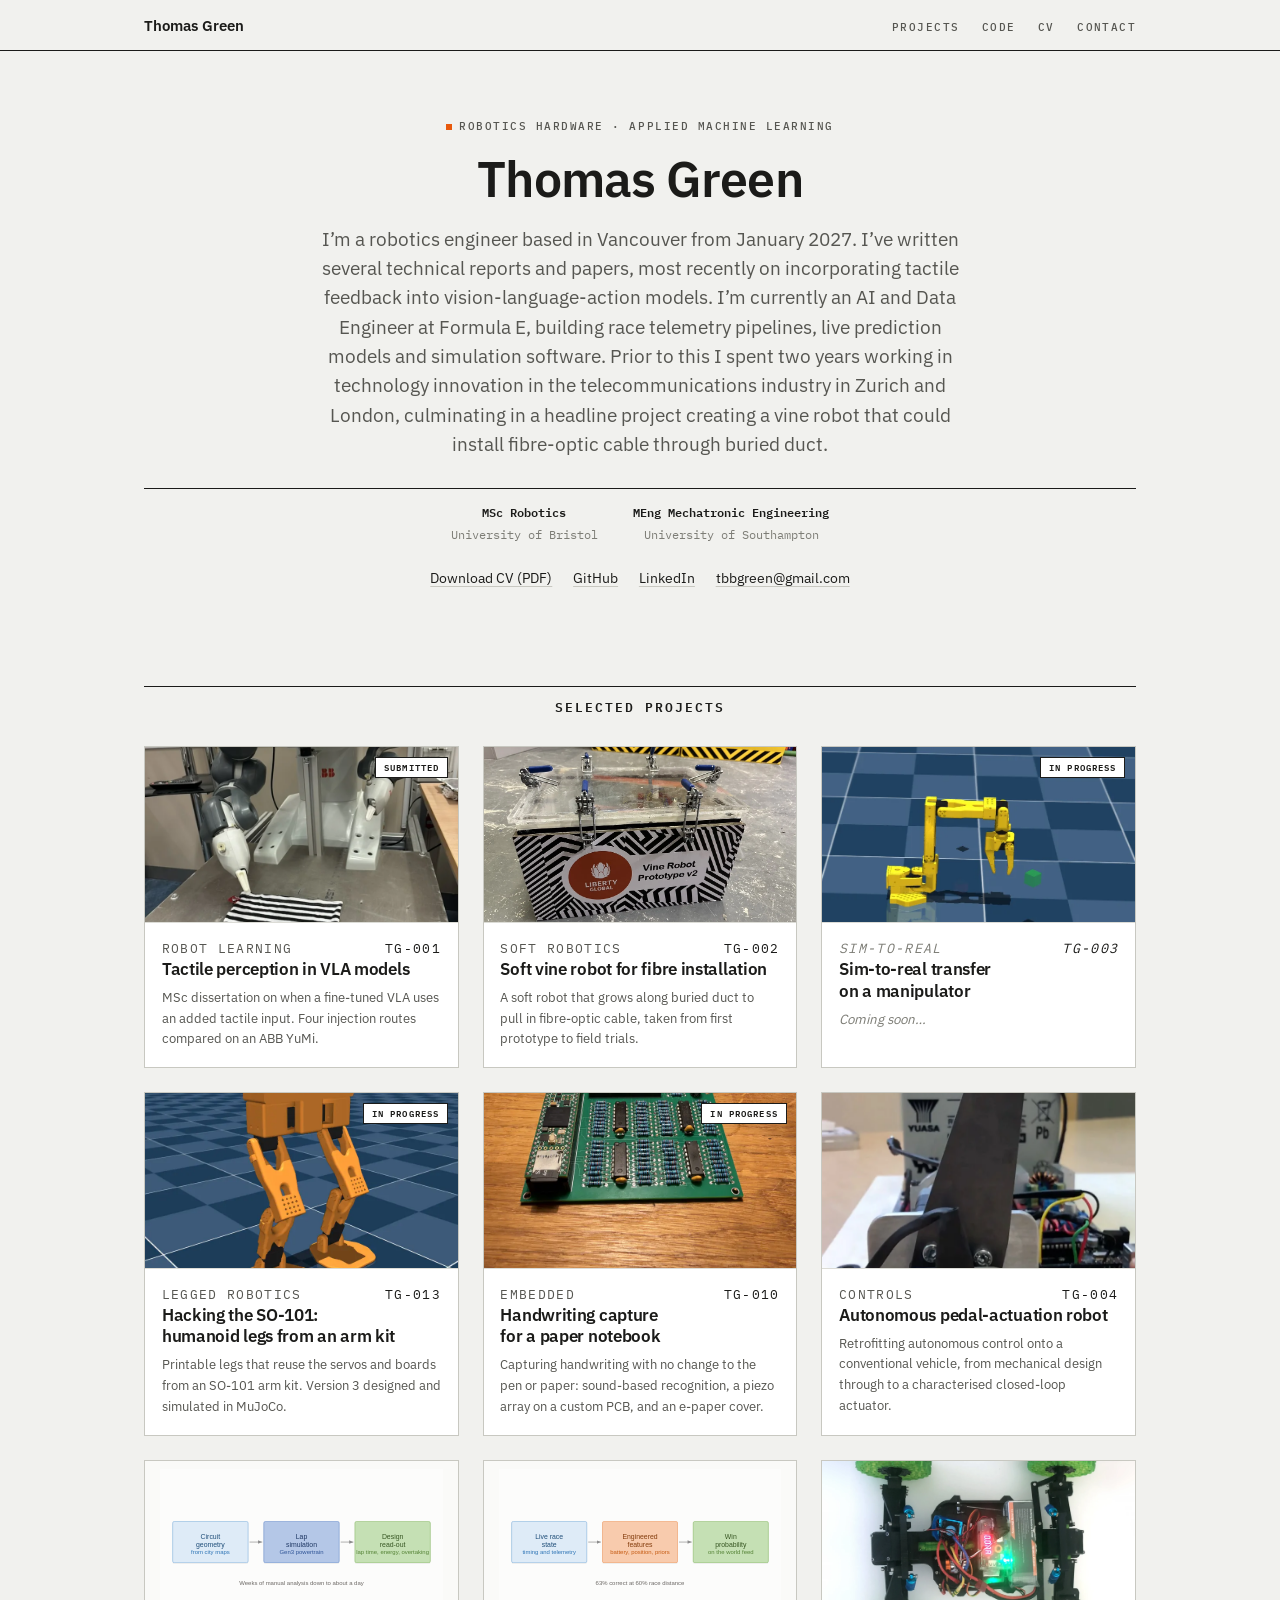
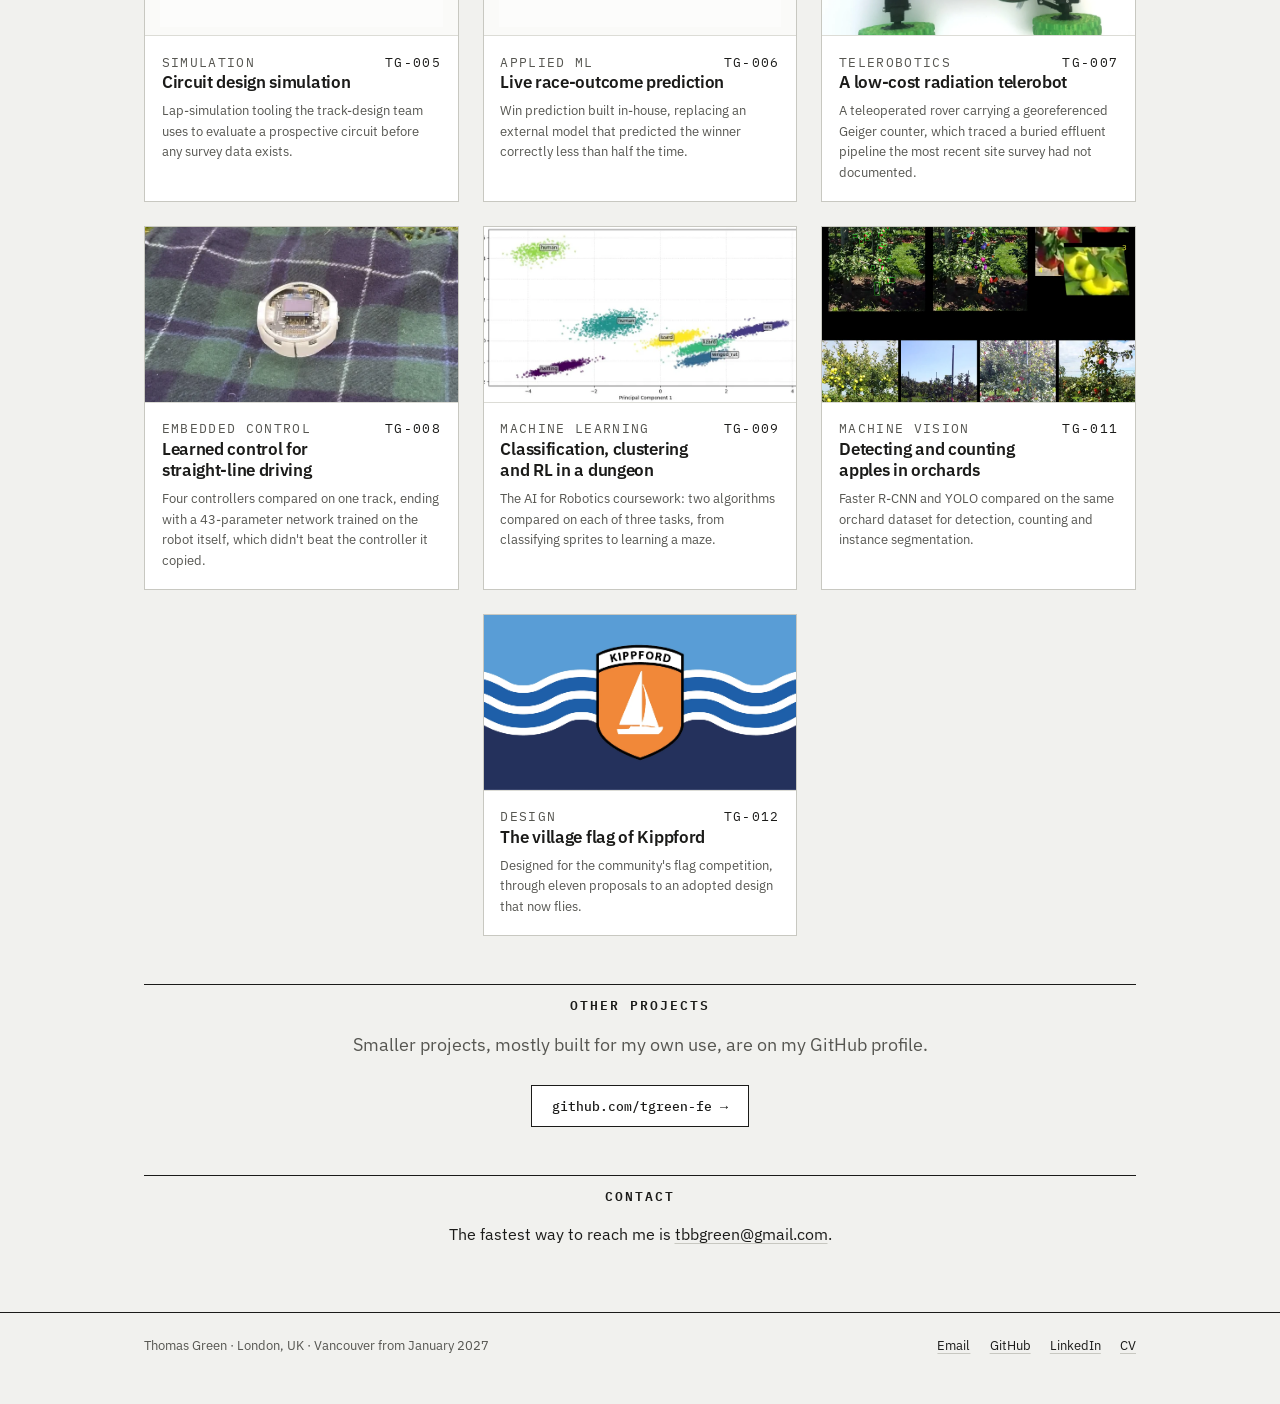
<file: index.html>
<!DOCTYPE html>
<html lang="en-GB">
<head>
<meta charset="utf-8">
<meta name="viewport" content="width=device-width, initial-scale=1">
<meta name="theme-color" content="#f1f1ee">
<title>Thomas Green - Robotics Engineer</title>
<meta name="description" content="Robotics engineer, based in Vancouver from January 2027. MSc Robotics, University of Bristol. Selected projects with results and source.">
<meta property="og:title" content="Thomas Green - Robotics Engineer">
<meta property="og:description" content="Robotics engineer, based in Vancouver from January 2027. MSc Robotics, University of Bristol. Selected projects with results and source.">
<meta property="og:type" content="website">
<meta property="og:url" content="https://tgreen-fe.github.io/">
<meta property="og:image" content="https://tgreen-fe.github.io/assets/og-card.png">
<meta name="twitter:card" content="summary_large_image">
<link rel="icon" href="favicon.svg" type="image/svg+xml">
<link rel="icon" href="favicon.ico" sizes="32x32">
<link rel="apple-touch-icon" href="apple-touch-icon.png">
<link rel="stylesheet" href="style.css">
</head>
<body class="home">
<a class="skip" href="#projects">Skip to projects</a>

<header class="top">
  <div class="wrap">
    <a class="brand" href="./">Thomas Green</a>
    <nav class="nav" aria-label="Primary">
      <a href="#projects">Projects</a>
      <a href="#more">Code</a>
      <a href="assets/Thomas_Green_CV.pdf">CV</a>
      <a href="#contact">Contact</a>
    </nav>
  </div>
</header>

<main>

<section class="hero">
  <div class="wrap">
    <p class="kicker">Robotics hardware &middot; Applied machine learning</p>
    <h1>Thomas Green</h1>
    <p class="lede">
      I&rsquo;m a robotics engineer based in Vancouver from January 2027.
      I&rsquo;ve written several technical reports and papers, most recently on
      incorporating tactile feedback into vision-language-action models.
      I&rsquo;m currently an AI and Data Engineer at Formula E, building race
      telemetry pipelines, live prediction models and simulation software.
      Prior to this I spent two years working in technology innovation in
      the telecommunications industry in Zurich and London, culminating in a
      headline project creating a vine robot that could install fibre-optic
      cable through buried duct.
    </p>
    <ul class="facts">
      <li><b>MSc Robotics</b><span>University of Bristol</span></li>
      <li><b>MEng Mechatronic Engineering</b><span>University of Southampton</span></li>
    </ul>
    <p class="hero-links">
      <a href="assets/Thomas_Green_CV.pdf">Download CV (PDF)</a>
      <a href="https://github.com/tgreen-fe">GitHub</a>
      <a href="https://linkedin.com/in/tbbgreen">LinkedIn</a>
      <a href="mailto:tbbgreen@gmail.com">tbbgreen@gmail.com</a>
    </p>
  </div>
</section>

<section id="projects">
  <div class="wrap">

    <h2 class="section-head">Selected projects</h2>

    <ul class="grid">

      <li class="card">
        <a class="card-hit" href="tactile-vla.html">
          <div class="card-shot">
            <img src="assets/img/yumi-cloth.webp" alt="An ABB YuMi dual-arm robot at a work table with a striped child's top laid out in front of it" loading="lazy" width="768" height="945">
            <span class="stamp">Submitted</span>
          </div>
          <div class="card-body">
            <p class="card-meta"><span>Robot learning</span><span class="drg">TG-001</span></p>
            <h3>Tactile perception in VLA models</h3>
            <p>MSc dissertation on when a fine-tuned VLA uses an added tactile input. Four injection routes compared on an ABB YuMi.</p>
          </div>
        </a>
      </li>
      <li class="card">
        <a class="card-hit" href="vine-robot.html">
          <div class="card-shot">
            <img src="assets/img/vine-v2-clamps.webp" alt="The second vine robot prototype: an acrylic lid held down by steel toggle clamps onto a vinyl-wrapped body carrying a Liberty Global logo and the label Vine Robot Prototype v2" loading="lazy" width="1024" height="768">
          </div>
          <div class="card-body">
            <p class="card-meta"><span>Soft robotics</span><span class="drg">TG-002</span></p>
            <h3>Soft vine robot for fibre installation</h3>
            <p>A soft robot that grows along buried duct to pull in fibre-optic cable, taken from first prototype to field trials.</p>
          </div>
        </a>
      </li>

      <!-- Placeholder: no write-up yet, so the card is deliberately inert. -->
      <li class="card is-placeholder">
        <div class="card-hit">
          <div class="card-shot">
            <img src="assets/img/mujoco-card.webp" alt="A MuJoCo simulation: a yellow six-axis robot arm with an open two-finger gripper poised above a green cube on a dark tiled floor" loading="lazy" width="720" height="405">
            <span class="stamp">In progress</span>
          </div>
          <div class="card-body">
            <p class="card-meta"><span>Sim-to-real</span><span class="drg">TG-003</span></p>
            <h3>Sim-to-real transfer on a manipulator</h3>
            <p>Coming soon&hellip;</p>
          </div>
        </div>
      </li>

      <li class="card">
        <a class="card-hit" href="so101-legs.html">
          <div class="card-shot">
            <img src="assets/img/so101-legs-card-v3.webp" alt="MuJoCo render of a pair of orange 3D-printed humanoid legs with black servos at the hips, knees and ankles, standing on a blue checked floor" loading="lazy" width="800" height="600">
            <span class="stamp">In progress</span>
          </div>
          <div class="card-body">
            <p class="card-meta"><span>Legged robotics</span><span class="drg">TG-013</span></p>
            <h3>Hacking the SO-101: humanoid legs from an arm kit</h3>
            <p>Printable legs that reuse the servos and boards from an SO-101 arm kit. Version 3 designed and simulated in MuJoCo.</p>
          </div>
        </a>
      </li>

      <li class="card">
        <a class="card-hit" href="smart-notebook.html">
          <div class="card-shot">
            <img src="assets/img/notebook-card-pcb.webp" alt="A hand-soldered green amplifier board with rows of resistors, four amplifier chips and a Teensy 4.1 along one edge" loading="lazy" width="800" height="600">
            <span class="stamp">In progress</span>
          </div>
          <div class="card-body">
            <p class="card-meta"><span>Embedded</span><span class="drg">TG-010</span></p>
            <h3>Handwriting capture for a paper notebook</h3>
            <p>Capturing handwriting with no change to the pen or paper: sound-based recognition, a piezo array on a custom PCB, and an e-paper cover.</p>
          </div>
        </a>
      </li>

      <li class="card">
        <a class="card-hit" href="pedal-actuation.html">
          <div class="card-shot">
            <img src="assets/img/pedal-rig.webp" alt="The pedal robot as built: the actuator arm rising from its baseplate with an emergency stop on top and a battery behind" loading="lazy" width="720" height="970">
          </div>
          <div class="card-body">
            <p class="card-meta"><span>Controls</span><span class="drg">TG-004</span></p>
            <h3>Autonomous pedal-actuation robot</h3>
            <p>Retrofitting autonomous control onto a conventional vehicle, from mechanical design through to a characterised closed-loop actuator.</p>
          </div>
        </a>
      </li>

      <li class="card">
        <a class="card-hit" href="lap-simulation.html">
          <div class="card-shot contain">
            <img src="assets/fig/lapsim-card.svg" alt="Pipeline: circuit geometry from city maps, lap simulation with a Gen3 powertrain model, and a design read-out of lap time, energy and overtaking" loading="lazy" width="900" height="506">
          </div>
          <div class="card-body">
            <p class="card-meta"><span>Simulation</span><span class="drg">TG-005</span></p>
            <h3>Circuit design simulation</h3>
            <p>Lap-simulation tooling the track-design team uses to evaluate a prospective circuit before any survey data exists.</p>
          </div>
        </a>
      </li>

      <li class="card">
        <a class="card-hit" href="race-prediction.html">
          <div class="card-shot contain">
            <img src="assets/fig/prediction-card.svg" alt="Pipeline: live race state from timing and telemetry, engineered features, and a win probability shown on the world feed" loading="lazy" width="900" height="506">
          </div>
          <div class="card-body">
            <p class="card-meta"><span>Applied ML</span><span class="drg">TG-006</span></p>
            <h3>Live race-outcome prediction</h3>
            <p>Win prediction built in-house, replacing an external model that predicted the winner correctly less than half the time.</p>
          </div>
        </a>
      </li>

      <li class="card">
        <a class="card-hit" href="radiation-rover.html">
          <div class="card-shot">
            <img src="assets/img/rover-hardware.webp" alt="Plan view of a four-wheeled rover with green 3D-printed tyres, powered up, with a battery and current meter visible" loading="lazy" width="1520" height="1400">
          </div>
          <div class="card-body">
            <p class="card-meta"><span>Telerobotics</span><span class="drg">TG-007</span></p>
            <h3>A low-cost radiation telerobot</h3>
            <p>A teleoperated rover carrying a georeferenced Geiger counter, which traced a buried effluent pipeline the most recent site survey had not documented.</p>
          </div>
        </a>
      </li>

      <li class="card">
        <a class="card-hit" href="straight-line-control.html">
          <div class="card-shot">
            <img src="assets/img/threepi-card.webp" alt="A Pololu 3Pi+ robot, a small white two-wheeled disc with an exposed circuit board and an OLED display, sitting on a tartan blanket" loading="lazy" width="720" height="405">
          </div>
          <div class="card-body">
            <p class="card-meta"><span>Embedded control</span><span class="drg">TG-008</span></p>
            <h3>Learned control for straight-line driving</h3>
            <p>Four controllers compared on one track, ending with a 43-parameter network trained on the robot itself, which didn't beat the controller it copied.</p>
          </div>
        </a>
      </li>

      <li class="card">
        <a class="card-hit" href="dungeon-ml.html">
          <div class="card-shot">
            <img src="assets/img/dungeon-card.webp" alt="Scatter plot of dungeon entities on two principal components, forming seven coloured clusters labelled by species" loading="lazy" width="720" height="405">
          </div>
          <div class="card-body">
            <p class="card-meta"><span>Machine learning</span><span class="drg">TG-009</span></p>
            <h3>Classification, clustering and RL in a dungeon</h3>
            <p>The AI for Robotics coursework: two algorithms compared on each of three tasks, from classifying sprites to learning a maze.</p>
          </div>
        </a>
      </li>

      <li class="card">
        <a class="card-hit" href="apple-vision.html">
          <div class="card-shot">
            <img src="assets/img/apple-results.webp" alt="Orchard imagery with apple detections boxed and instance segmentation masks applied" loading="lazy" width="1000" height="1097">
          </div>
          <div class="card-body">
            <p class="card-meta"><span>Machine vision</span><span class="drg">TG-011</span></p>
            <h3>Detecting and counting apples in orchards</h3>
            <p>Faster R-CNN and YOLO compared on the same orchard dataset for detection, counting and instance segmentation.</p>
          </div>
        </a>
      </li>

      <li class="card">
        <a class="card-hit" href="kippford-flag.html">
          <div class="card-shot">
            <img src="assets/img/kippford-flag.webp" alt="A flag with a sky blue upper half and navy lower half separated by three white wavy lines, an orange crest at the centre carrying the name Kippford and a white sailboat" loading="lazy" width="1667" height="834">
          </div>
          <div class="card-body">
            <p class="card-meta"><span>Design</span><span class="drg">TG-012</span></p>
            <h3>The village flag of Kippford</h3>
            <p>Designed for the community's flag competition, through eleven proposals to an adopted design that now flies.</p>
          </div>
        </a>
      </li>

    </ul>
  </div>
</section>

<section id="more">
  <div class="wrap">
    <h2>Other projects</h2>
    <p class="lede">Smaller projects, mostly built for my own use, are on my
      GitHub profile.</p>
    <p class="gh-link"><a href="https://github.com/tgreen-fe">github.com/tgreen-fe &rarr;</a></p>
  </div>
</section>

<section id="contact">
  <div class="wrap prose">
    <h2>Contact</h2>
    <p>The fastest way to reach me is
      <a href="mailto:tbbgreen@gmail.com">tbbgreen@gmail.com</a>.</p>
  </div>
</section>

</main>

<footer class="site-foot">
  <div class="wrap">
    <span>Thomas Green &middot; London, UK &middot; Vancouver from January 2027</span>
    <span class="set">
      <a href="mailto:tbbgreen@gmail.com">Email</a>
      <a href="https://github.com/tgreen-fe">GitHub</a>
      <a href="https://linkedin.com/in/tbbgreen">LinkedIn</a>
      <a href="assets/Thomas_Green_CV.pdf">CV</a>
    </span>
  </div>
</footer>

</body>
</html>
</file>
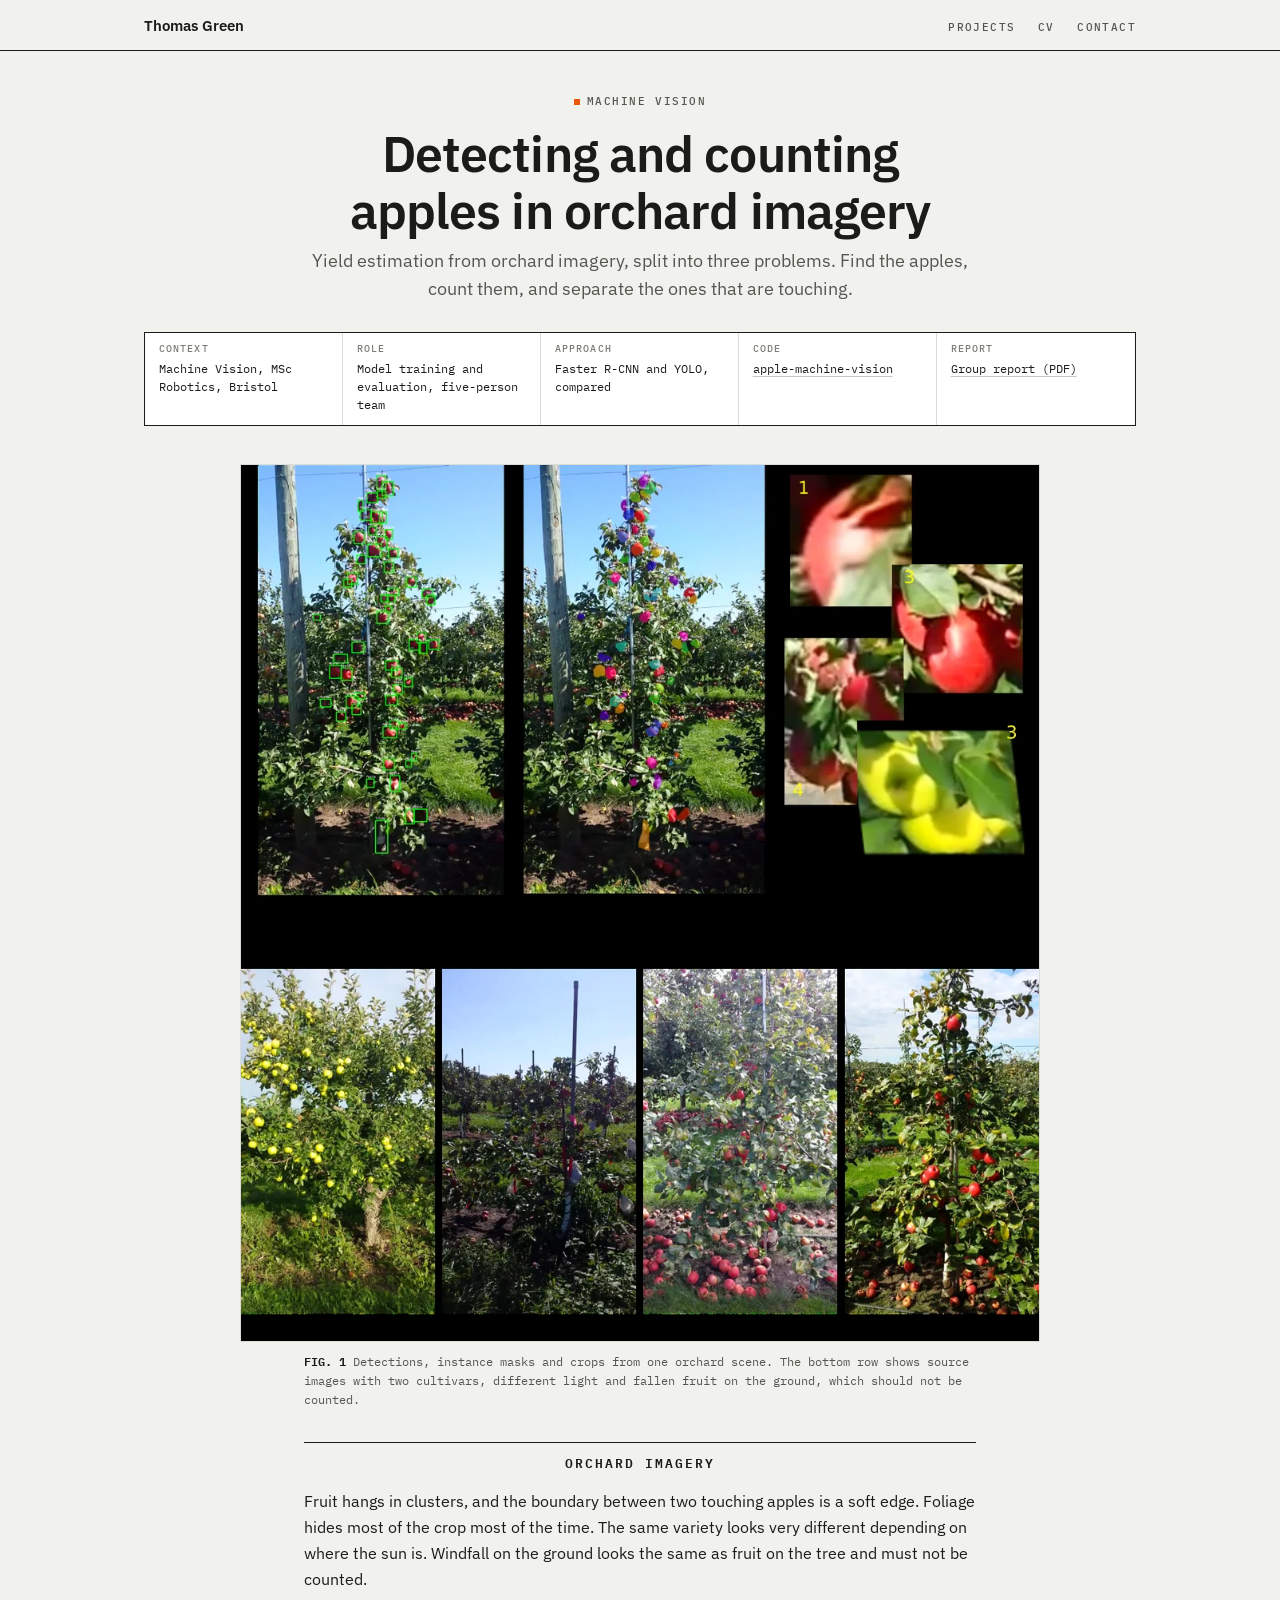
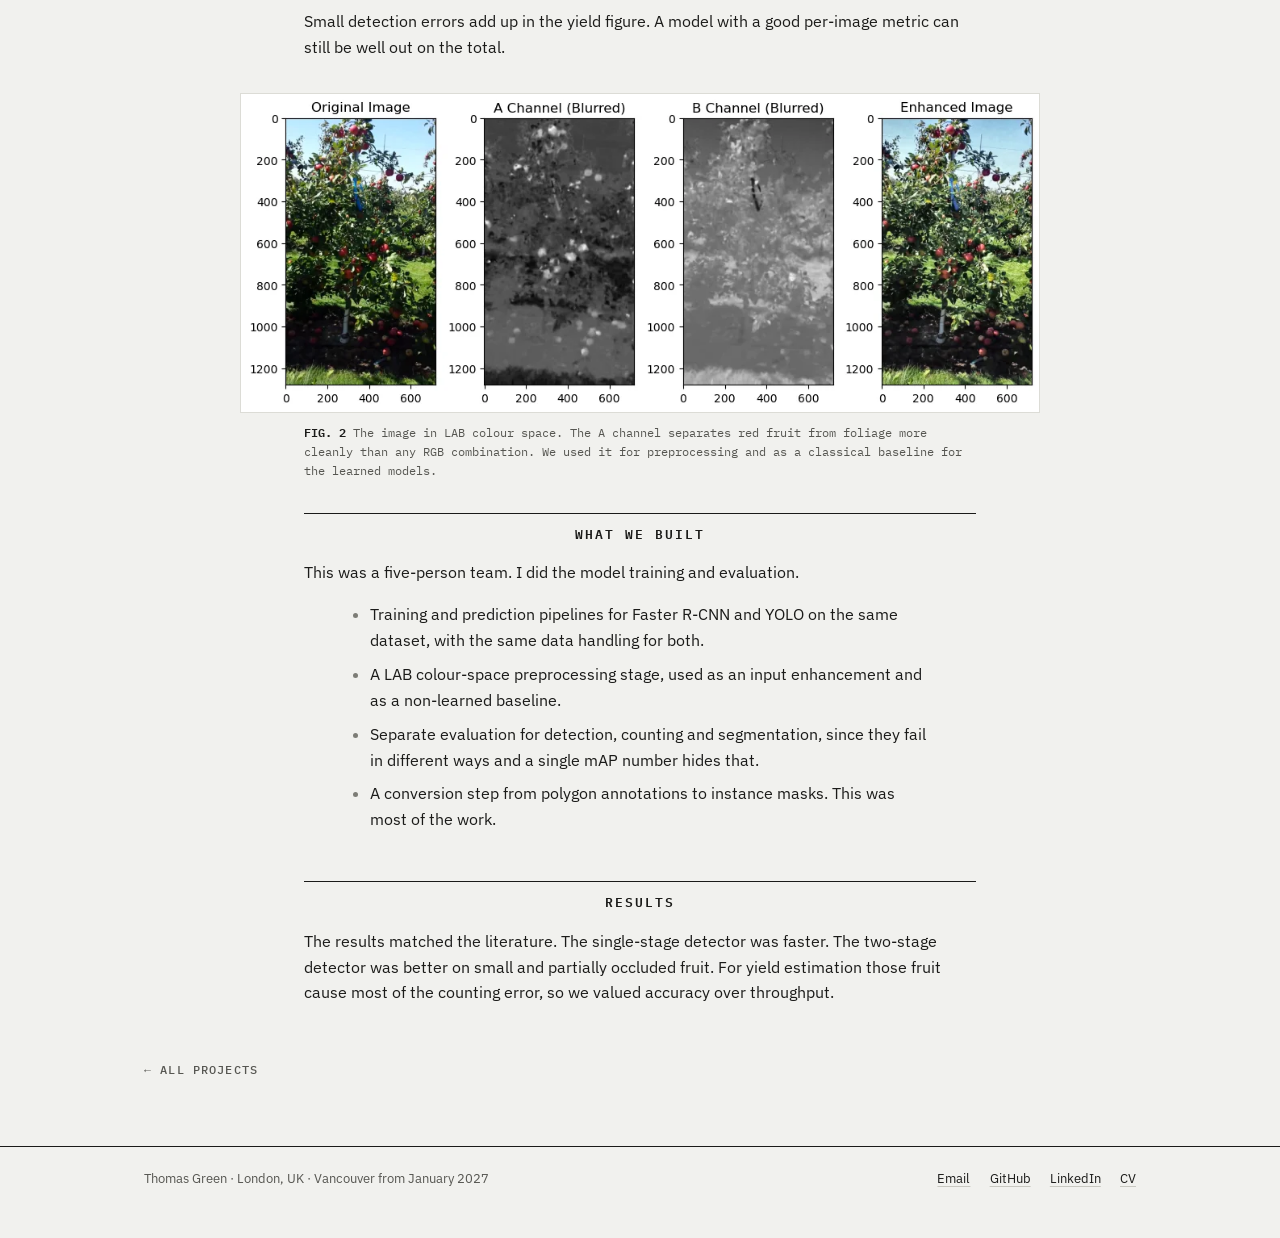
<file: apple-vision.html>
<!DOCTYPE html>
<html lang="en-GB">
<head>
<meta charset="utf-8">
<meta name="viewport" content="width=device-width, initial-scale=1">
<meta name="theme-color" content="#f1f1ee">
<title>Detecting and counting apples in orchard imagery - Thomas Green</title>
<meta name="description" content="Faster R-CNN and YOLO compared on the same orchard dataset for apple detection, counting and instance segmentation.">
<meta property="og:title" content="Detecting and counting apples in orchard imagery - Thomas Green">
<meta property="og:description" content="Faster R-CNN and YOLO compared on the same orchard dataset for apple detection, counting and instance segmentation.">
<meta property="og:type" content="article">
<meta property="og:url" content="https://tgreen-fe.github.io/apple-vision.html">
<meta property="og:image" content="https://tgreen-fe.github.io/assets/og-card.png">
<meta name="twitter:card" content="summary_large_image">
<link rel="icon" href="favicon.svg" type="image/svg+xml">
<link rel="icon" href="favicon.ico" sizes="32x32">
<link rel="apple-touch-icon" href="apple-touch-icon.png">
<link rel="stylesheet" href="style.css">
</head>
<body>
<a class="skip" href="#main">Skip to content</a>

<header class="top">
  <div class="wrap">
    <a class="brand" href="./">Thomas Green</a>
    <nav class="nav" aria-label="Primary">
      <a href="./#projects">Projects</a>
      <a href="assets/Thomas_Green_CV.pdf">CV</a>
      <a href="./#contact">Contact</a>
    </nav>
  </div>
</header>

<main id="main">
<article>

<div class="wrap proj-head">
  <p class="eyebrow">Machine vision</p>
  <h1>Detecting and counting apples in orchard imagery</h1>
  <p class="lede">Yield estimation from orchard imagery, split into three
    problems. Find the apples, count them, and separate the ones that are
    touching.</p>

  <dl class="meta">
    <div><dt>Context</dt><dd>Machine Vision, MSc Robotics, Bristol</dd></div>
    <div><dt>Role</dt><dd>Model training and evaluation, five-person team</dd></div>
    <div><dt>Approach</dt><dd>Faster R-CNN and YOLO, compared</dd></div>
    <div><dt>Code</dt><dd><a href="https://github.com/tgreen-fe/apple-machine-vision">apple-machine-vision</a></dd></div>
    <div><dt>Report</dt><dd><a href="assets/reports/apple-report.pdf">Group report (PDF)</a></dd></div>
  </dl>
</div>

<div class="wrap">
  <figure class="bleed plain">
    <img src="assets/img/apple-results.webp"
         alt="Top row: an orchard image with green detection boxes around apples, the same image with coloured instance masks, and crops of detected apples including blurred, occluded and yellow fruit. Bottom row: four source images of red and yellow varieties in varying light." width="1000" height="1097">
    <figcaption>Detections, instance masks and crops from one orchard scene.
      The bottom row shows source images with two cultivars, different light
      and fallen fruit on the ground, which should not be counted.</figcaption>
  </figure>
</div>

<div class="wrap prose">
  <h2>Orchard imagery</h2>
  <p>Fruit hangs in clusters, and the boundary between two touching apples is a
    soft edge. Foliage hides most of the crop most of the time. The same variety
    looks very different depending on where the sun is. Windfall on the ground
    looks the same as fruit on the tree and must not be counted.</p>
  <p>Small detection errors add up in the yield figure. A model with a good
    per-image metric can still be well out on the total.</p>
</div>

<div class="wrap">
  <figure class="bleed plain">
    <img src="assets/img/apple-nb1.webp"
         alt="Four panels: the original orchard image, its blurred LAB A channel where red fruit shows as bright blobs, its blurred B channel, and a colour-enhanced version of the original." width="989" height="394">
    <figcaption>The image in LAB colour space. The A channel separates red
      fruit from foliage more cleanly than any RGB combination. We
      used it for preprocessing and as a classical baseline for the learned
      models.</figcaption>
  </figure>
</div>

<div class="wrap prose">
  <h2>What we built</h2>
  <p>This was a five-person team. I did the model training and evaluation.</p>
  <ul class="tick">
    <li>Training and prediction pipelines for Faster R-CNN and YOLO on the same
      dataset, with the same data handling for both.</li>
    <li>A LAB colour-space preprocessing stage, used as an input enhancement and
      as a non-learned baseline.</li>
    <li>Separate evaluation for detection, counting and segmentation, since they
      fail in different ways and a single mAP number hides that.</li>
    <li>A conversion step from polygon annotations to instance masks. This was
      most of the work.</li>
  </ul>

  <h2>Results</h2>
  <p>The results matched the literature. The single-stage detector was faster.
    The two-stage detector was better on small and partially occluded fruit.
    For yield estimation those fruit cause most of the counting error, so we
    valued accuracy over throughput.</p>

  <a class="back" href="./#projects">&larr; All projects</a>
</div>

</article>
</main>

<footer class="site-foot">
  <div class="wrap">
    <span>Thomas Green &middot; London, UK &middot; Vancouver from January 2027</span>
    <span class="set">
      <a href="mailto:tbbgreen@gmail.com">Email</a>
      <a href="https://github.com/tgreen-fe">GitHub</a>
      <a href="https://linkedin.com/in/tbbgreen">LinkedIn</a>
      <a href="assets/Thomas_Green_CV.pdf">CV</a>
    </span>
  </div>
</footer>

</body>
</html>
</file>
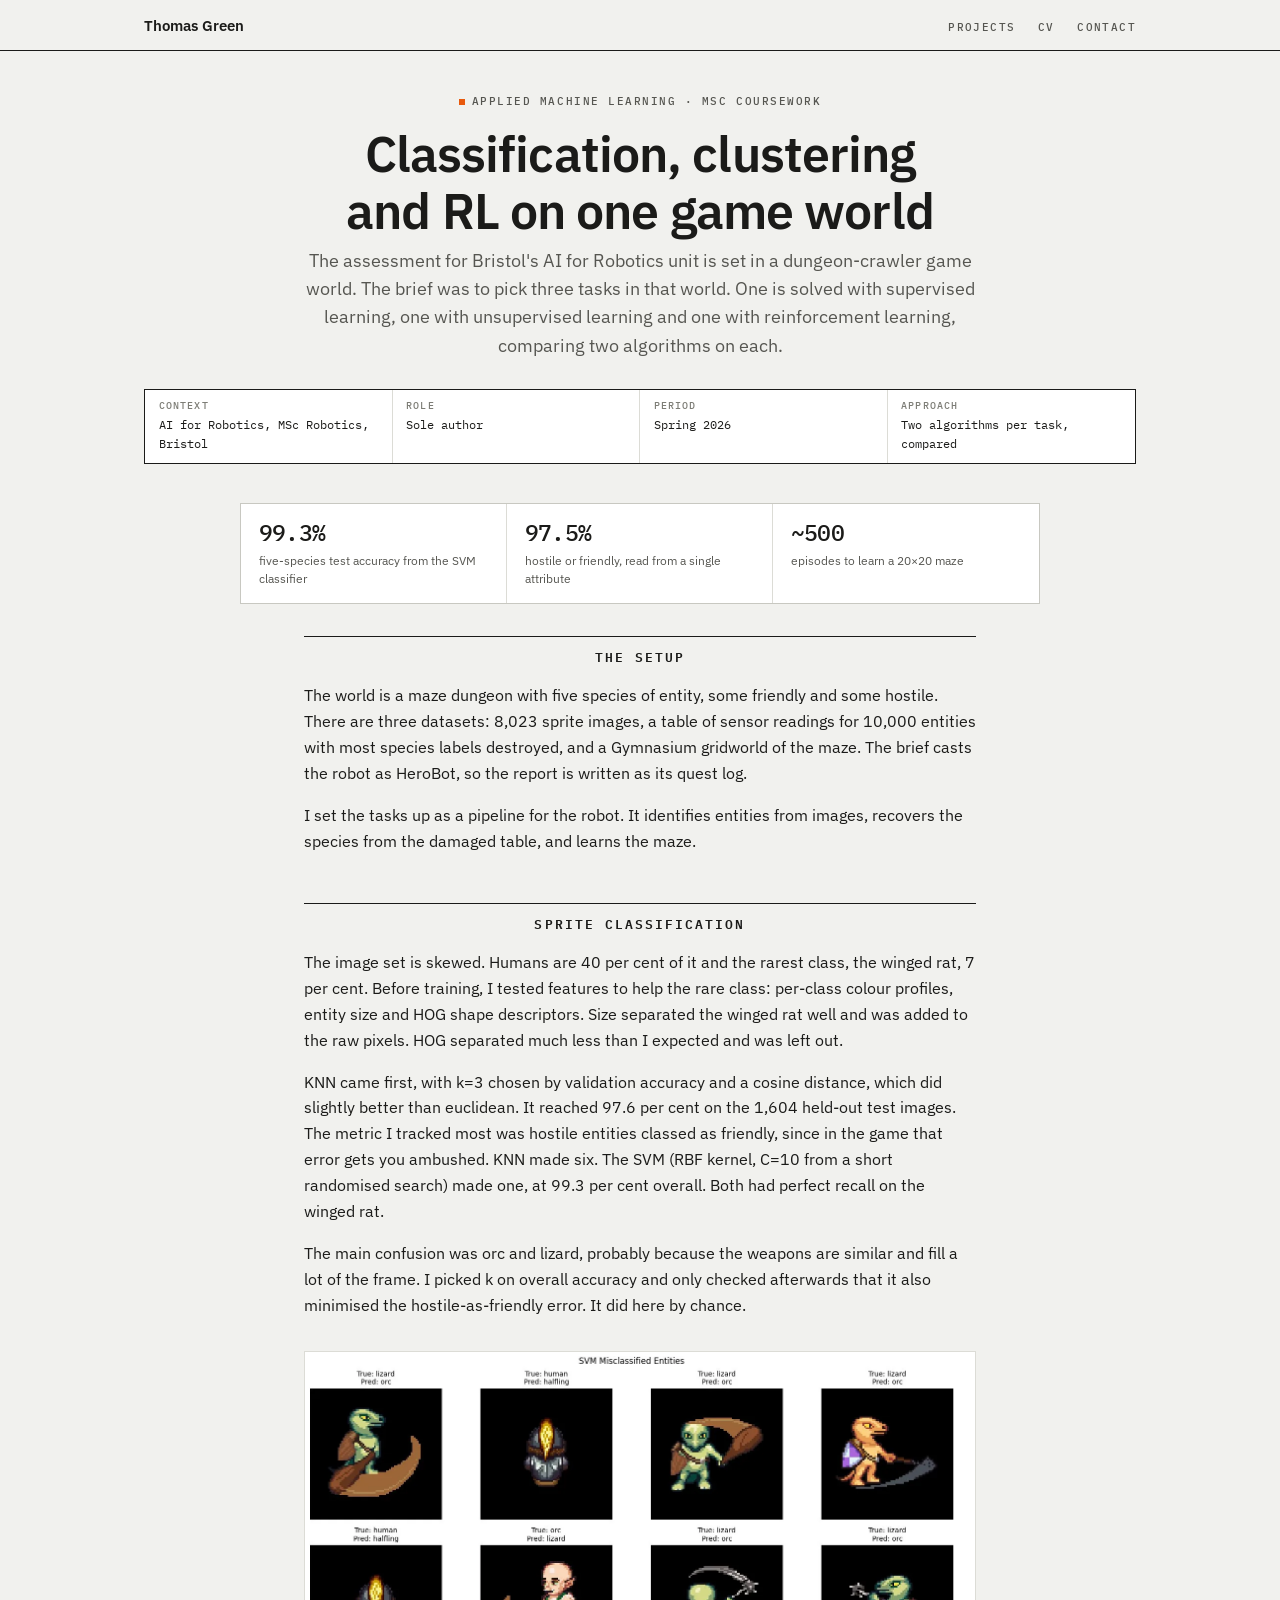
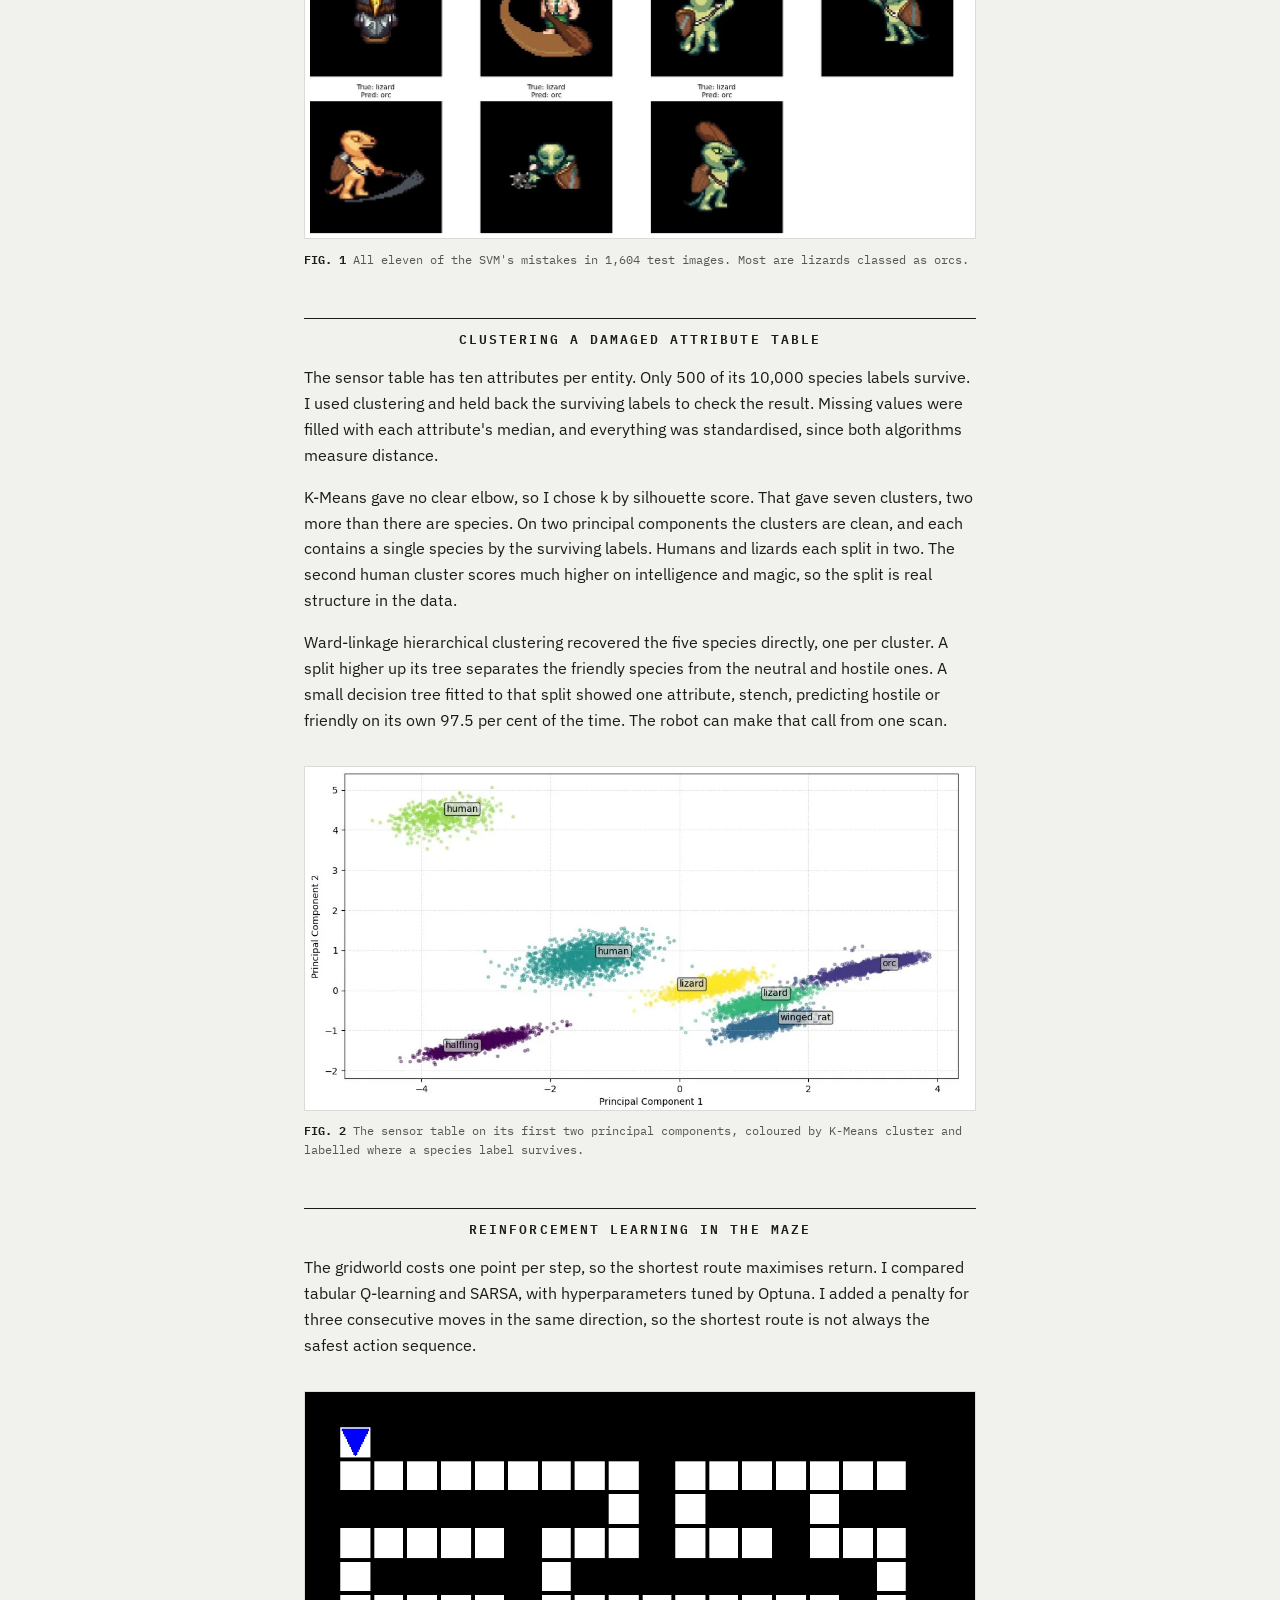
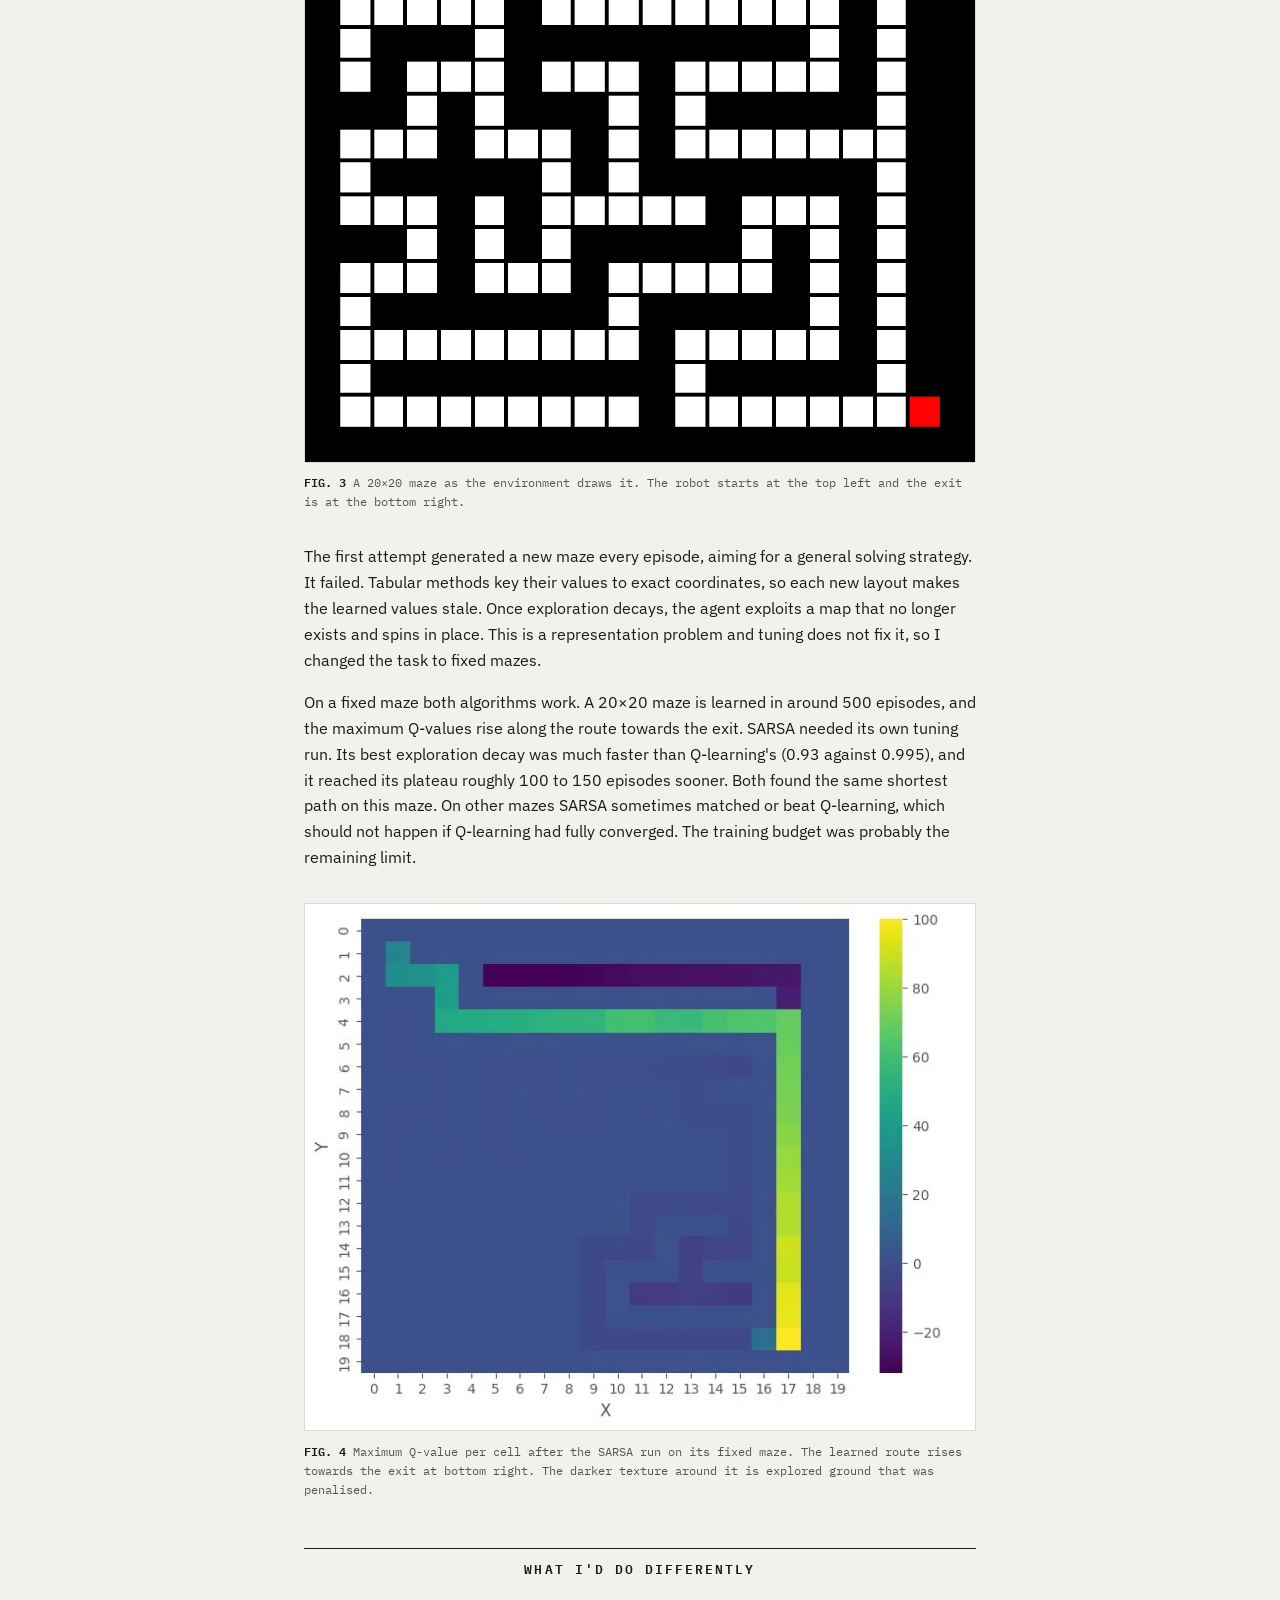
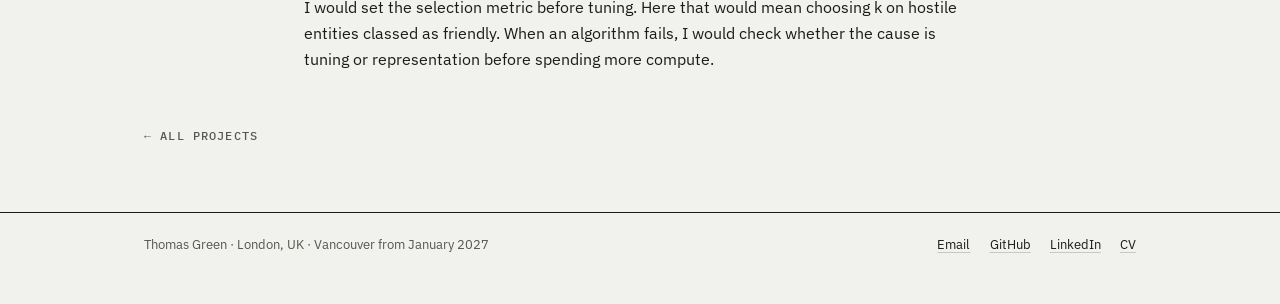
<file: dungeon-ml.html>
<!DOCTYPE html>
<html lang="en-GB">
<head>
<meta charset="utf-8">
<meta name="viewport" content="width=device-width, initial-scale=1">
<meta name="theme-color" content="#f1f1ee">
<title>Classification, clustering and RL on one game world - Thomas Green</title>
<meta name="description" content="Bristol MSc coursework comparing two algorithms on each of three machine-learning tasks in a dungeon game world: sprite classification, clustering a damaged sensor table, and learning a maze.">
<meta property="og:title" content="Classification, clustering and RL on one game world - Thomas Green">
<meta property="og:description" content="Bristol MSc coursework comparing two algorithms on each of three machine-learning tasks in a dungeon game world: sprite classification, clustering a damaged sensor table, and learning a maze.">
<meta property="og:type" content="article">
<meta property="og:url" content="https://tgreen-fe.github.io/dungeon-ml.html">
<meta property="og:image" content="https://tgreen-fe.github.io/assets/og-card.png">
<meta name="twitter:card" content="summary_large_image">
<link rel="icon" href="favicon.svg" type="image/svg+xml">
<link rel="icon" href="favicon.ico" sizes="32x32">
<link rel="apple-touch-icon" href="apple-touch-icon.png">
<link rel="stylesheet" href="style.css">
</head>
<body>
<a class="skip" href="#main">Skip to content</a>

<header class="top">
  <div class="wrap">
    <a class="brand" href="./">Thomas Green</a>
    <nav class="nav" aria-label="Primary">
      <a href="./#projects">Projects</a>
      <a href="assets/Thomas_Green_CV.pdf">CV</a>
      <a href="./#contact">Contact</a>
    </nav>
  </div>
</header>

<main id="main">
<article>

<div class="wrap proj-head">
  <p class="eyebrow">Applied machine learning &middot; MSc coursework</p>
  <h1>Classification, clustering and RL on one game world</h1>
  <p class="lede">The assessment for Bristol's AI for Robotics unit is set in a
    dungeon-crawler game world. The brief was to pick three tasks in that world.
    One is solved with supervised learning, one with unsupervised learning and
    one with reinforcement learning, comparing two algorithms on each.</p>

  <dl class="meta">
    <div><dt>Context</dt><dd>AI for Robotics, MSc Robotics, Bristol</dd></div>
    <div><dt>Role</dt><dd>Sole author</dd></div>
    <div><dt>Period</dt><dd>Spring 2026</dd></div>
    <div><dt>Approach</dt><dd>Two algorithms per task, compared</dd></div>
  </dl>
</div>

<div class="wrap">
  <div class="stats">
    <div><span class="v">99.3%</span><span class="k">five-species test accuracy from the SVM classifier</span></div>
    <div><span class="v">97.5%</span><span class="k">hostile or friendly, read from a single attribute</span></div>
    <div><span class="v">~500</span><span class="k">episodes to learn a 20&times;20 maze</span></div>
  </div>
</div>

<div class="wrap prose">

  <h2>The setup</h2>
  <p>The world is a maze dungeon with five species of entity, some friendly
    and some hostile. There are three datasets: 8,023 sprite images, a table
    of sensor readings for 10,000 entities with most species labels
    destroyed, and a Gymnasium gridworld of the maze. The brief casts the
    robot as HeroBot, so the report is written as its quest log.</p>
  <p>I set the tasks up as a pipeline for the robot. It identifies entities
    from images, recovers the species from the damaged table, and learns the
    maze.</p>

  <h2>Sprite classification</h2>
  <p>The image set is skewed. Humans are 40 per cent of it and the rarest
    class, the winged rat, 7 per cent. Before training, I tested features to
    help the rare class: per-class colour profiles, entity size and HOG shape
    descriptors. Size separated the winged rat well and was added to the raw
    pixels. HOG separated much less than I expected and was left out.</p>
  <p>KNN came first, with k=3 chosen by validation accuracy and a cosine
    distance, which did slightly better than euclidean. It reached 97.6 per
    cent on the 1,604 held-out test images. The metric I tracked most was
    hostile entities classed as friendly, since in the game that error gets
    you ambushed. KNN made six. The SVM (RBF kernel, C=10 from a short
    randomised search) made one, at 99.3 per cent overall. Both had perfect
    recall on the winged rat.</p>
  <p>The main confusion was orc and lizard, probably because the weapons are
    similar and fill a lot of the frame. I picked k on overall accuracy and
    only checked afterwards that it also minimised the hostile-as-friendly
    error. It did here by chance.</p>

  <figure class="bleed plain">
    <img src="assets/img/dungeon-misclassified.webp" loading="lazy"
         alt="A grid of pixel-art dungeon entity sprites, each labelled with its true and predicted class, mostly lizards predicted as orcs"
         width="1356" height="985">
    <figcaption>All eleven of the SVM's mistakes in 1,604 test images. Most
      are lizards classed as orcs.</figcaption>
  </figure>

  <h2>Clustering a damaged attribute table</h2>
  <p>The sensor table has ten attributes per entity. Only 500 of its 10,000
    species labels survive. I used clustering and held back the surviving
    labels to check the result. Missing values were filled with each
    attribute's median, and everything was standardised, since both
    algorithms measure distance.</p>
  <p>K-Means gave no clear elbow, so I chose k by silhouette score. That gave
    seven clusters, two more than there are species. On two principal
    components the clusters are clean, and each contains a single species by
    the surviving labels. Humans and lizards each split in two. The second
    human cluster scores much higher on intelligence and magic, so the split
    is real structure in the data.</p>
  <p>Ward-linkage hierarchical clustering recovered the five species
    directly, one per cluster. A split higher up its tree separates the
    friendly species from the neutral and hostile ones. A small decision tree
    fitted to that split showed one attribute, stench, predicting hostile or
    friendly on its own 97.5 per cent of the time. The robot can make that
    call from one scan.</p>

  <figure class="bleed plain">
    <img src="assets/img/dungeon-pca.webp" loading="lazy"
         alt="Scatter plot of dungeon entities on two principal components, forming seven coloured clusters labelled by species"
         width="1016" height="520">
    <figcaption>The sensor table on its first two principal components,
      coloured by K-Means cluster and labelled where a species label
      survives.</figcaption>
  </figure>

  <h2>Reinforcement learning in the maze</h2>
  <p>The gridworld costs one point per step, so the shortest route maximises
    return. I compared tabular Q-learning and SARSA, with hyperparameters
    tuned by Optuna. I added a penalty for three consecutive moves in the
    same direction, so the shortest route is not always the safest action
    sequence.</p>

  <figure class="bleed plain">
    <img src="assets/img/dungeon-maze.webp" loading="lazy"
         alt="A top-down maze of white wall blocks on a black background, with a blue triangular robot at the top left entrance and a red exit square at the bottom right"
         width="1024" height="1024">
    <figcaption>A 20&times;20 maze as the environment draws it. The robot
      starts at the top left and the exit is at the bottom right.</figcaption>
  </figure>

  <p>The first attempt generated a new maze every episode, aiming for a
    general solving strategy. It failed. Tabular methods key their values to
    exact coordinates, so each new layout makes the learned values stale.
    Once exploration decays, the agent exploits a map that no longer exists
    and spins in place. This is a representation problem and tuning does not
    fix it, so I changed the task to fixed mazes.</p>
  <p>On a fixed maze both algorithms work. A 20&times;20 maze is learned in
    around 500 episodes, and the maximum Q-values rise along the route
    towards the exit. SARSA needed its own tuning run. Its best exploration
    decay was much faster than Q-learning's (0.93 against 0.995), and it
    reached its plateau roughly 100 to 150 episodes sooner. Both found the same shortest path on this maze. On other mazes SARSA
    sometimes matched or beat Q-learning, which should not happen if
    Q-learning had fully converged. The training budget was probably the
    remaining limit.</p>

  <figure class="bleed plain">
    <img src="assets/img/dungeon-qmap.webp" loading="lazy"
         alt="A heatmap of a 20 by 20 grid with a bright path of high values running from the top left to a yellow goal cell at the bottom right, surrounded by faint darker traces of explored corridors"
         width="681" height="535">
    <figcaption>Maximum Q-value per cell after the SARSA run on its fixed
      maze. The learned route rises towards the exit at bottom right. The
      darker texture around it is explored ground that was
      penalised.</figcaption>
  </figure>

  <h2>What I'd do differently</h2>
  <p>I would set the selection metric before tuning. Here that would mean
    choosing k on hostile entities classed as friendly. When an algorithm
    fails, I would check whether the cause is tuning or representation before
    spending more compute.</p>

  <a class="back" href="./#projects">&larr; All projects</a>
</div>

</article>
</main>

<footer class="site-foot">
  <div class="wrap">
    <span>Thomas Green &middot; London, UK &middot; Vancouver from January 2027</span>
    <span class="set">
      <a href="mailto:tbbgreen@gmail.com">Email</a>
      <a href="https://github.com/tgreen-fe">GitHub</a>
      <a href="https://linkedin.com/in/tbbgreen">LinkedIn</a>
      <a href="assets/Thomas_Green_CV.pdf">CV</a>
    </span>
  </div>
</footer>

</body>
</html>
</file>
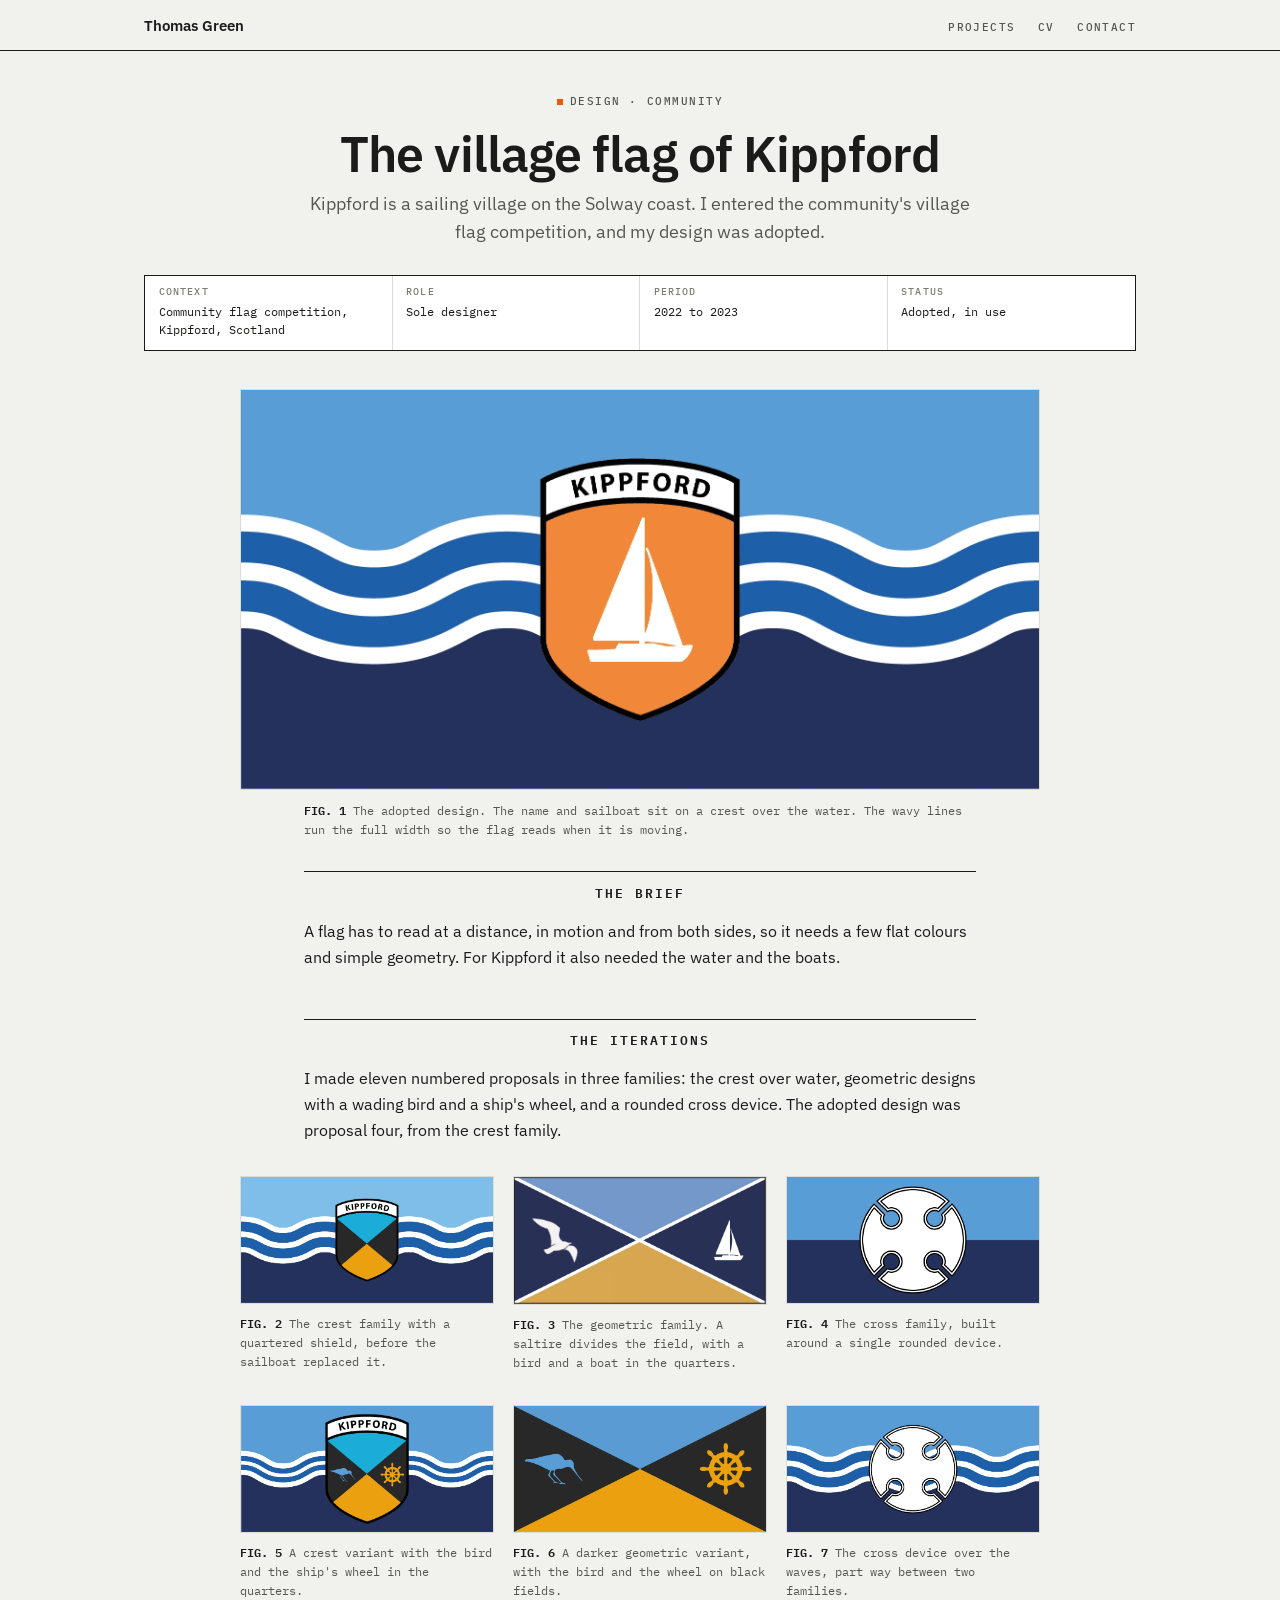
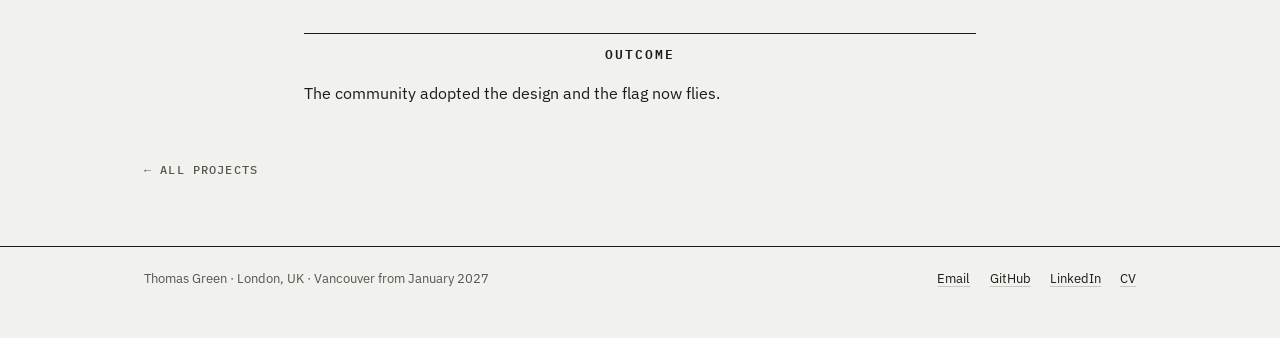
<file: kippford-flag.html>
<!DOCTYPE html>
<html lang="en-GB">
<head>
<meta charset="utf-8">
<meta name="viewport" content="width=device-width, initial-scale=1">
<meta name="theme-color" content="#f1f1ee">
<title>The village flag of Kippford - Thomas Green</title>
<meta name="description" content="A flag designed for Kippford's community competition, taken through eleven proposals to an adopted design that now flies.">
<meta property="og:title" content="The village flag of Kippford - Thomas Green">
<meta property="og:description" content="A flag designed for Kippford's community competition, taken through eleven proposals to an adopted design that now flies.">
<meta property="og:type" content="article">
<meta property="og:url" content="https://tgreen-fe.github.io/kippford-flag.html">
<meta property="og:image" content="https://tgreen-fe.github.io/assets/og-card.png">
<meta name="twitter:card" content="summary_large_image">
<link rel="icon" href="favicon.svg" type="image/svg+xml">
<link rel="icon" href="favicon.ico" sizes="32x32">
<link rel="apple-touch-icon" href="apple-touch-icon.png">
<link rel="stylesheet" href="style.css">
</head>
<body>
<a class="skip" href="#main">Skip to content</a>

<header class="top">
  <div class="wrap">
    <a class="brand" href="./">Thomas Green</a>
    <nav class="nav" aria-label="Primary">
      <a href="./#projects">Projects</a>
      <a href="assets/Thomas_Green_CV.pdf">CV</a>
      <a href="./#contact">Contact</a>
    </nav>
  </div>
</header>

<main id="main">
<article>

<div class="wrap proj-head">
  <p class="eyebrow">Design &middot; Community</p>
  <h1>The village flag of Kippford</h1>
  <p class="lede">Kippford is a sailing village on the Solway coast. I entered
    the community's village flag competition, and my design was adopted.</p>

  <dl class="meta">
    <div><dt>Context</dt><dd>Community flag competition, Kippford, Scotland</dd></div>
    <div><dt>Role</dt><dd>Sole designer</dd></div>
    <div><dt>Period</dt><dd>2022 to 2023</dd></div>
    <div><dt>Status</dt><dd>Adopted, in use</dd></div>
  </dl>
</div>

<div class="wrap">
  <figure class="bleed plain">
    <img src="assets/img/kippford-flag.webp"
         alt="The adopted flag. A sky blue upper half and navy lower half are separated by three white wavy lines, with an orange crest at the centre carrying the name Kippford and a white sailboat." width="1667" height="834">
    <figcaption>The adopted design. The name and sailboat sit on a crest over
      the water. The wavy lines run the full width so the flag reads when it is
      moving.</figcaption>
  </figure>
</div>

<div class="wrap prose">
  <h2>The brief</h2>
  <p>A flag has to read at a distance, in motion and from both sides, so it
    needs a few flat colours and simple geometry. For Kippford it also needed
    the water and the boats.</p>

  <h2>The iterations</h2>
  <p>I made eleven numbered proposals in three families: the crest over water,
    geometric designs with a wading bird and a ship's wheel, and a rounded
    cross device. The adopted design was proposal four, from the crest
    family.</p>
</div>

<div class="wrap">
  <div class="media-row">
    <figure>
      <img src="assets/img/kippford-proposal-crest.webp" loading="lazy"
           alt="An early crest proposal. A shield with a cyan and orange quartered field sits under a Kippford banner, on wavy white lines between sky blue and navy." width="1667" height="834">
      <figcaption>The crest family with a quartered shield, before the sailboat
        replaced it.</figcaption>
    </figure>
    <figure>
      <img src="assets/img/kippford-proposal-saltire.webp" loading="lazy"
           alt="A geometric proposal. A pale saltire divides blue, navy and sand triangles, with a white gull on the left and a white sailboat on the right." width="1424" height="718">
      <figcaption>The geometric family. A saltire divides the field, with a
        bird and a boat in the quarters.</figcaption>
    </figure>
    <figure>
      <img src="assets/img/kippford-proposal-cross.webp" loading="lazy"
           alt="A proposal with a large rounded white cross device centred on a field of sky blue over navy." width="1667" height="834">
      <figcaption>The cross family, built around a single rounded
        device.</figcaption>
    </figure>
  </div>

  <div class="media-row">
    <figure>
      <img src="assets/img/kippford-proposal-crest2.webp" loading="lazy"
           alt="A crest proposal with a wading bird and a ship's wheel in the quarters of the shield, over the wavy lines." width="1667" height="834">
      <figcaption>A crest variant with the bird and the ship's wheel in the
        quarters.</figcaption>
    </figure>
    <figure>
      <img src="assets/img/kippford-proposal-dark.webp" loading="lazy"
           alt="A dark geometric proposal. Black and orange triangles meet at the centre, with a blue wading bird on the left and an orange ship's wheel on the right." width="1667" height="834">
      <figcaption>A darker geometric variant, with the bird and the wheel on
        black fields.</figcaption>
    </figure>
    <figure>
      <img src="assets/img/kippford-proposal-cross-waves.webp" loading="lazy"
           alt="A proposal with the rounded white cross device over the three wavy lines, between sky blue and navy." width="1667" height="834">
      <figcaption>The cross device over the waves, part way between two
        families.</figcaption>
    </figure>
  </div>
</div>

<div class="wrap prose">
  <h2>Outcome</h2>
  <p>The community adopted the design and the flag now flies.</p>

  <a class="back" href="./#projects">&larr; All projects</a>
</div>

</article>
</main>

<footer class="site-foot">
  <div class="wrap">
    <span>Thomas Green &middot; London, UK &middot; Vancouver from January 2027</span>
    <span class="set">
      <a href="mailto:tbbgreen@gmail.com">Email</a>
      <a href="https://github.com/tgreen-fe">GitHub</a>
      <a href="https://linkedin.com/in/tbbgreen">LinkedIn</a>
      <a href="assets/Thomas_Green_CV.pdf">CV</a>
    </span>
  </div>
</footer>

</body>
</html>
</file>
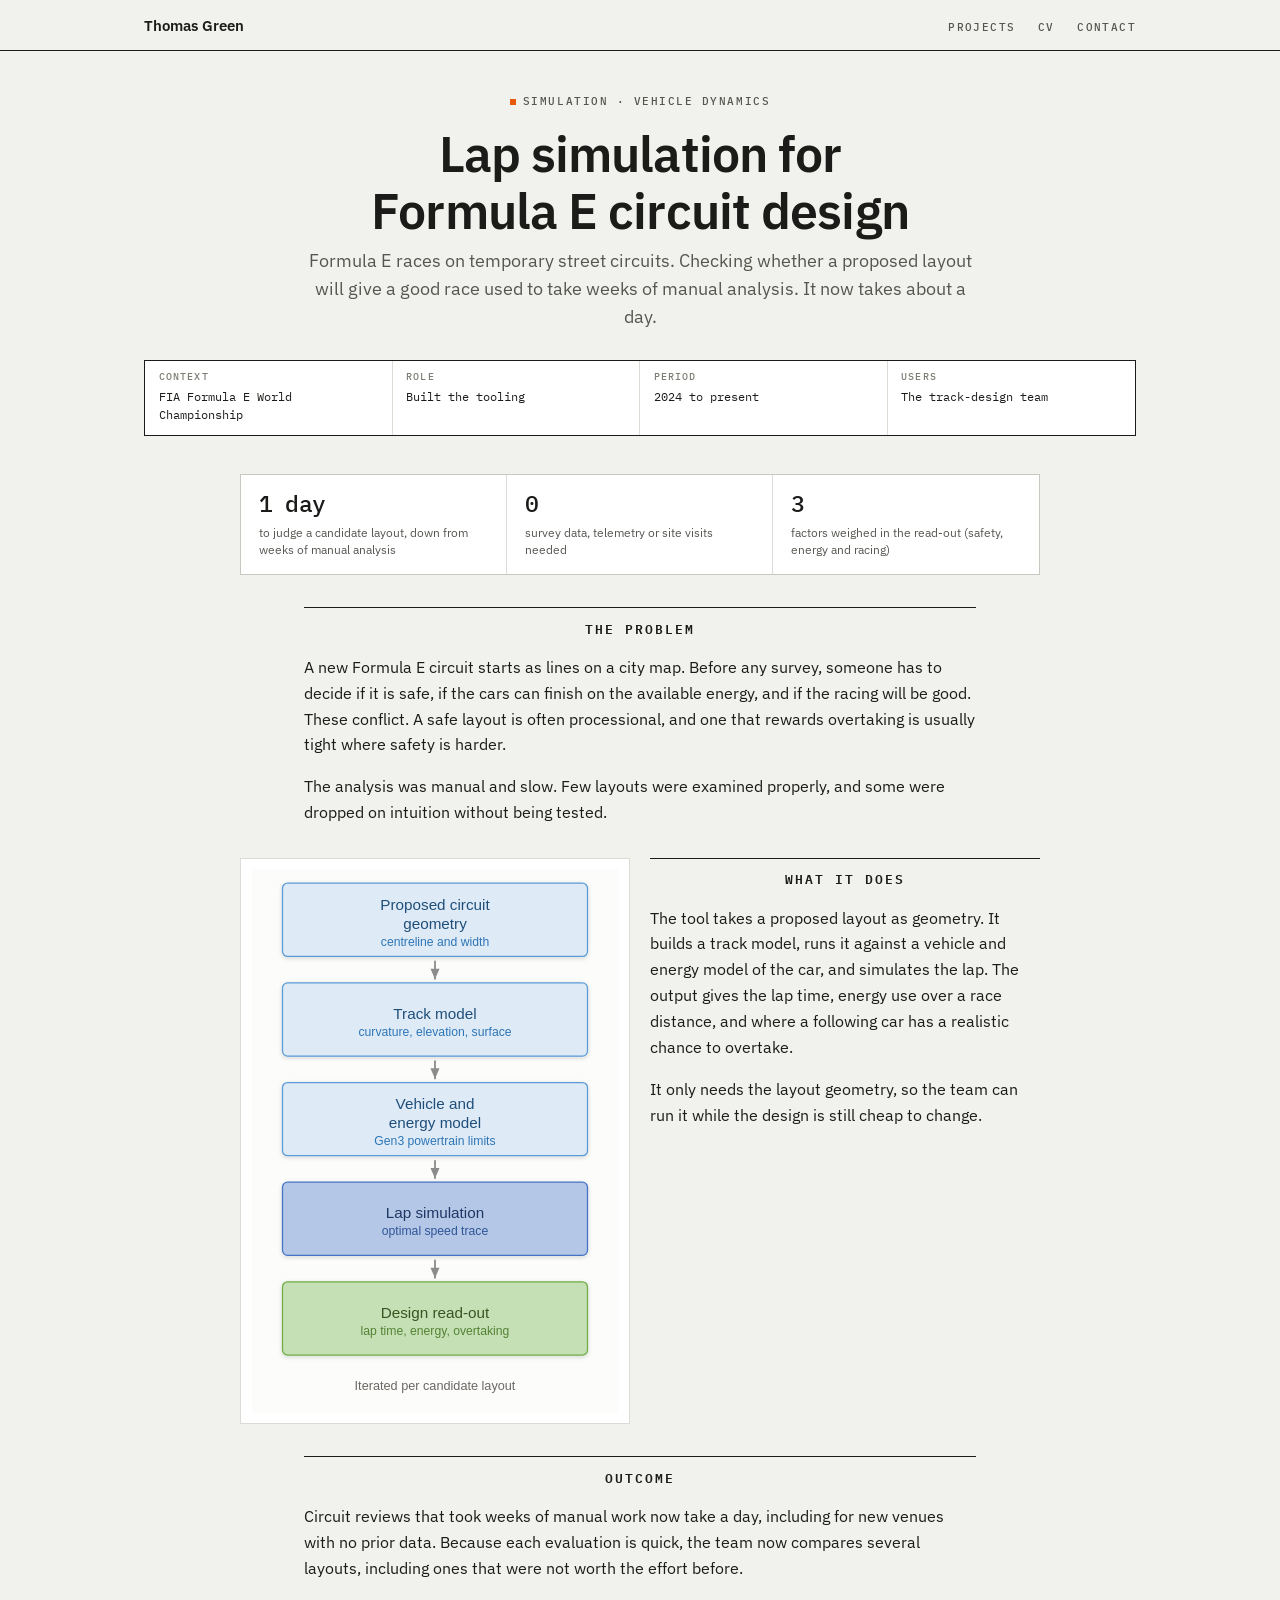
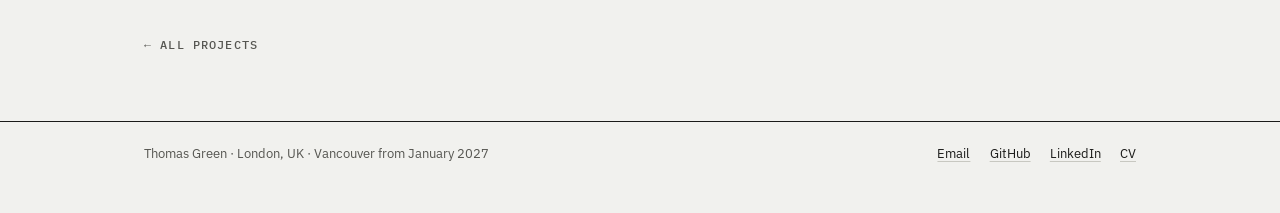
<file: lap-simulation.html>
<!DOCTYPE html>
<html lang="en-GB">
<head>
<meta charset="utf-8">
<meta name="viewport" content="width=device-width, initial-scale=1">
<meta name="theme-color" content="#f1f1ee">
<title>Circuit design simulation for Formula E - Thomas Green</title>
<meta name="description" content="Lap-simulation tooling that lets the Formula E track-design team evaluate a prospective circuit before it is surveyed, cutting circuit review from weeks to a day.">
<meta property="og:title" content="Circuit design simulation for Formula E - Thomas Green">
<meta property="og:description" content="Lap-simulation tooling that lets the Formula E track-design team evaluate a prospective circuit before it is surveyed, cutting circuit review from weeks to a day.">
<meta property="og:type" content="article">
<meta property="og:url" content="https://tgreen-fe.github.io/lap-simulation.html">
<meta property="og:image" content="https://tgreen-fe.github.io/assets/og-card.png">
<meta name="twitter:card" content="summary_large_image">
<link rel="icon" href="favicon.svg" type="image/svg+xml">
<link rel="icon" href="favicon.ico" sizes="32x32">
<link rel="apple-touch-icon" href="apple-touch-icon.png">
<link rel="stylesheet" href="style.css">
</head>
<body>
<a class="skip" href="#main">Skip to content</a>

<header class="top">
  <div class="wrap">
    <a class="brand" href="./">Thomas Green</a>
    <nav class="nav" aria-label="Primary">
      <a href="./#projects">Projects</a>
      <a href="assets/Thomas_Green_CV.pdf">CV</a>
      <a href="./#contact">Contact</a>
    </nav>
  </div>
</header>

<main id="main">
<article>

<div class="wrap proj-head">
  <p class="eyebrow">Simulation &middot; Vehicle dynamics</p>
  <h1>Lap simulation for Formula E circuit design</h1>
  <p class="lede">Formula E races on temporary street circuits. Checking
    whether a proposed layout will give a good race used to take weeks of
    manual analysis. It now takes about a day.</p>

  <dl class="meta">
    <div><dt>Context</dt><dd>FIA Formula E World Championship</dd></div>
    <div><dt>Role</dt><dd>Built the tooling</dd></div>
    <div><dt>Period</dt><dd>2024 to present</dd></div>
    <div><dt>Users</dt><dd>The track-design team</dd></div>
  </dl>
</div>

<div class="wrap">
  <div class="stats">
    <div><span class="v">1 day</span><span class="k">to judge a candidate layout, down from weeks of manual analysis</span></div>
    <div><span class="v">0</span><span class="k">survey data, telemetry or site visits needed</span></div>
    <div><span class="v">3</span><span class="k">factors weighed in the read-out (safety, energy and racing)</span></div>
  </div>
</div>

<div class="wrap prose">
  <h2>The problem</h2>
  <p>A new Formula E circuit starts as lines on a city map. Before any survey,
    someone has to decide if it is safe, if the cars can finish on the
    available energy, and if the racing will be good. These conflict. A safe
    layout is often processional, and one that rewards overtaking is usually
    tight where safety is harder.</p>
  <p>The analysis was manual and slow. Few layouts were examined properly,
    and some were dropped on intuition without being tested.</p>
</div>

<div class="wrap">
  <div class="media-row">
    <figure class="fig-svg" style="margin:0">
      <img src="assets/fig/lapsim-pipeline.svg"
           alt="Pipeline diagram. Circuit geometry goes through a track model, a vehicle and energy model and a lap simulation, giving lap time, energy and overtaking. This repeats for each candidate layout." width="360" height="536">
    </figure>
    <div>
      <h2 style="margin-top:0">What it does</h2>
      <p>The tool takes a proposed layout as geometry. It builds a track model,
        runs it against a vehicle and energy model of the car, and simulates the
        lap. The output gives the lap time, energy use over a race distance, and
        where a following car has a realistic chance to overtake.</p>
      <p>It only needs the layout geometry, so the team can run it while the
        design is still cheap to change.</p>
    </div>
  </div>
</div>

<div class="wrap prose">
  <h2>Outcome</h2>
  <p>Circuit reviews that took weeks of manual work now take a day, including
    for new venues with no prior data. Because each evaluation is quick, the
    team now compares several layouts, including ones that were not worth the
    effort before.</p>

  <a class="back" href="./#projects">&larr; All projects</a>
</div>

</article>
</main>

<footer class="site-foot">
  <div class="wrap">
    <span>Thomas Green &middot; London, UK &middot; Vancouver from January 2027</span>
    <span class="set">
      <a href="mailto:tbbgreen@gmail.com">Email</a>
      <a href="https://github.com/tgreen-fe">GitHub</a>
      <a href="https://linkedin.com/in/tbbgreen">LinkedIn</a>
      <a href="assets/Thomas_Green_CV.pdf">CV</a>
    </span>
  </div>
</footer>

</body>
</html>
</file>
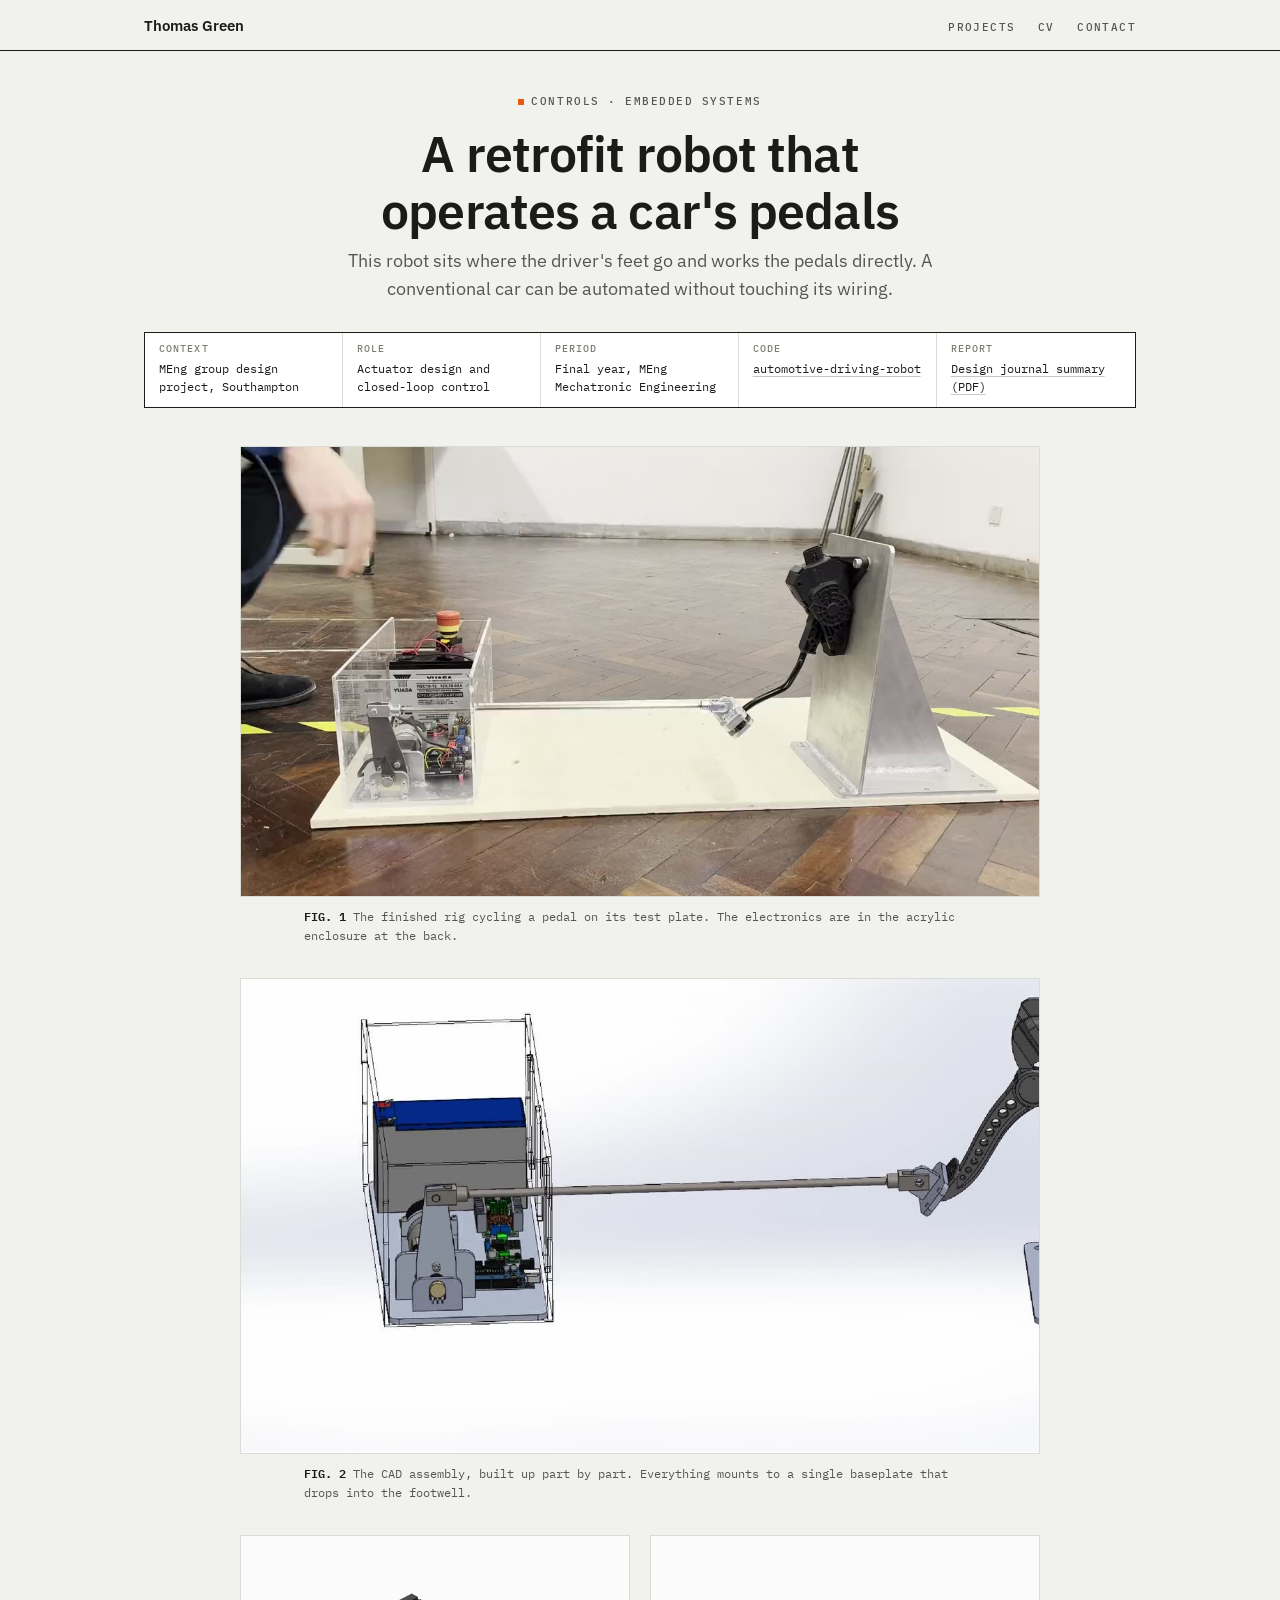
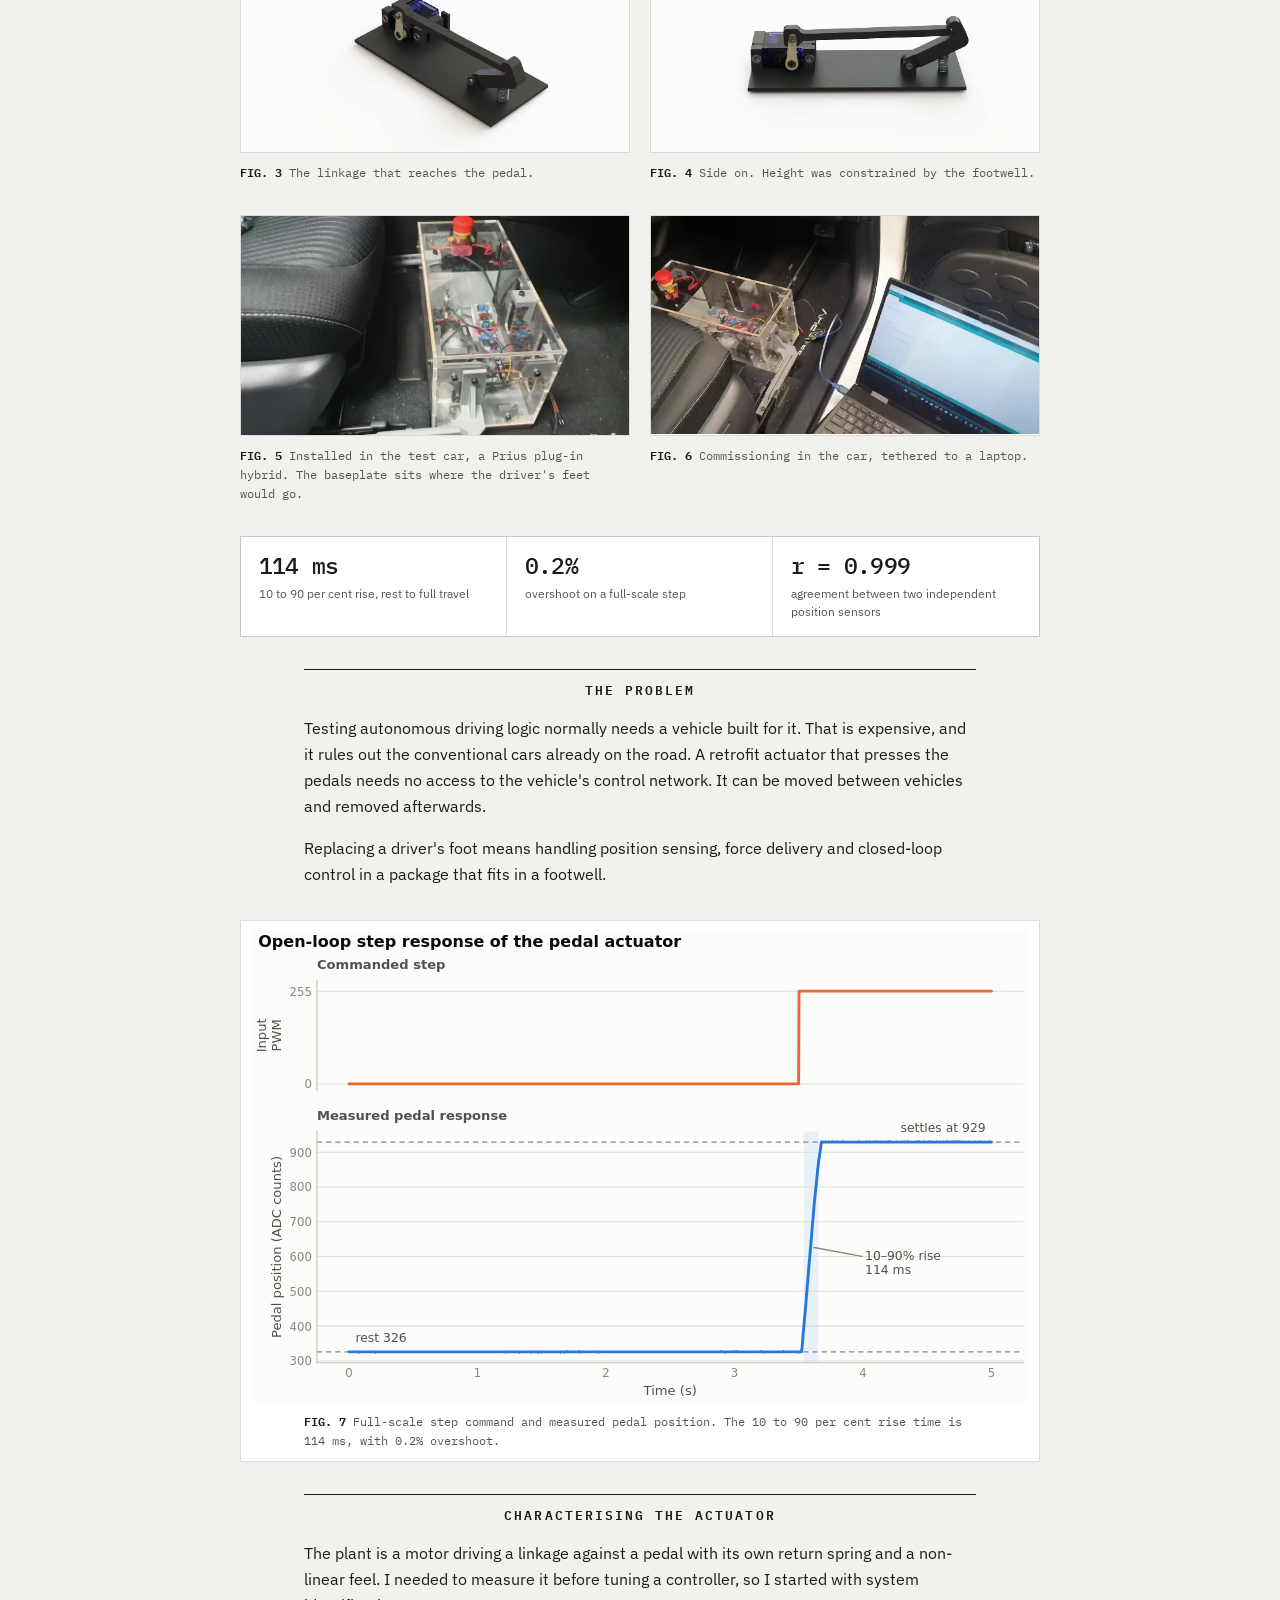
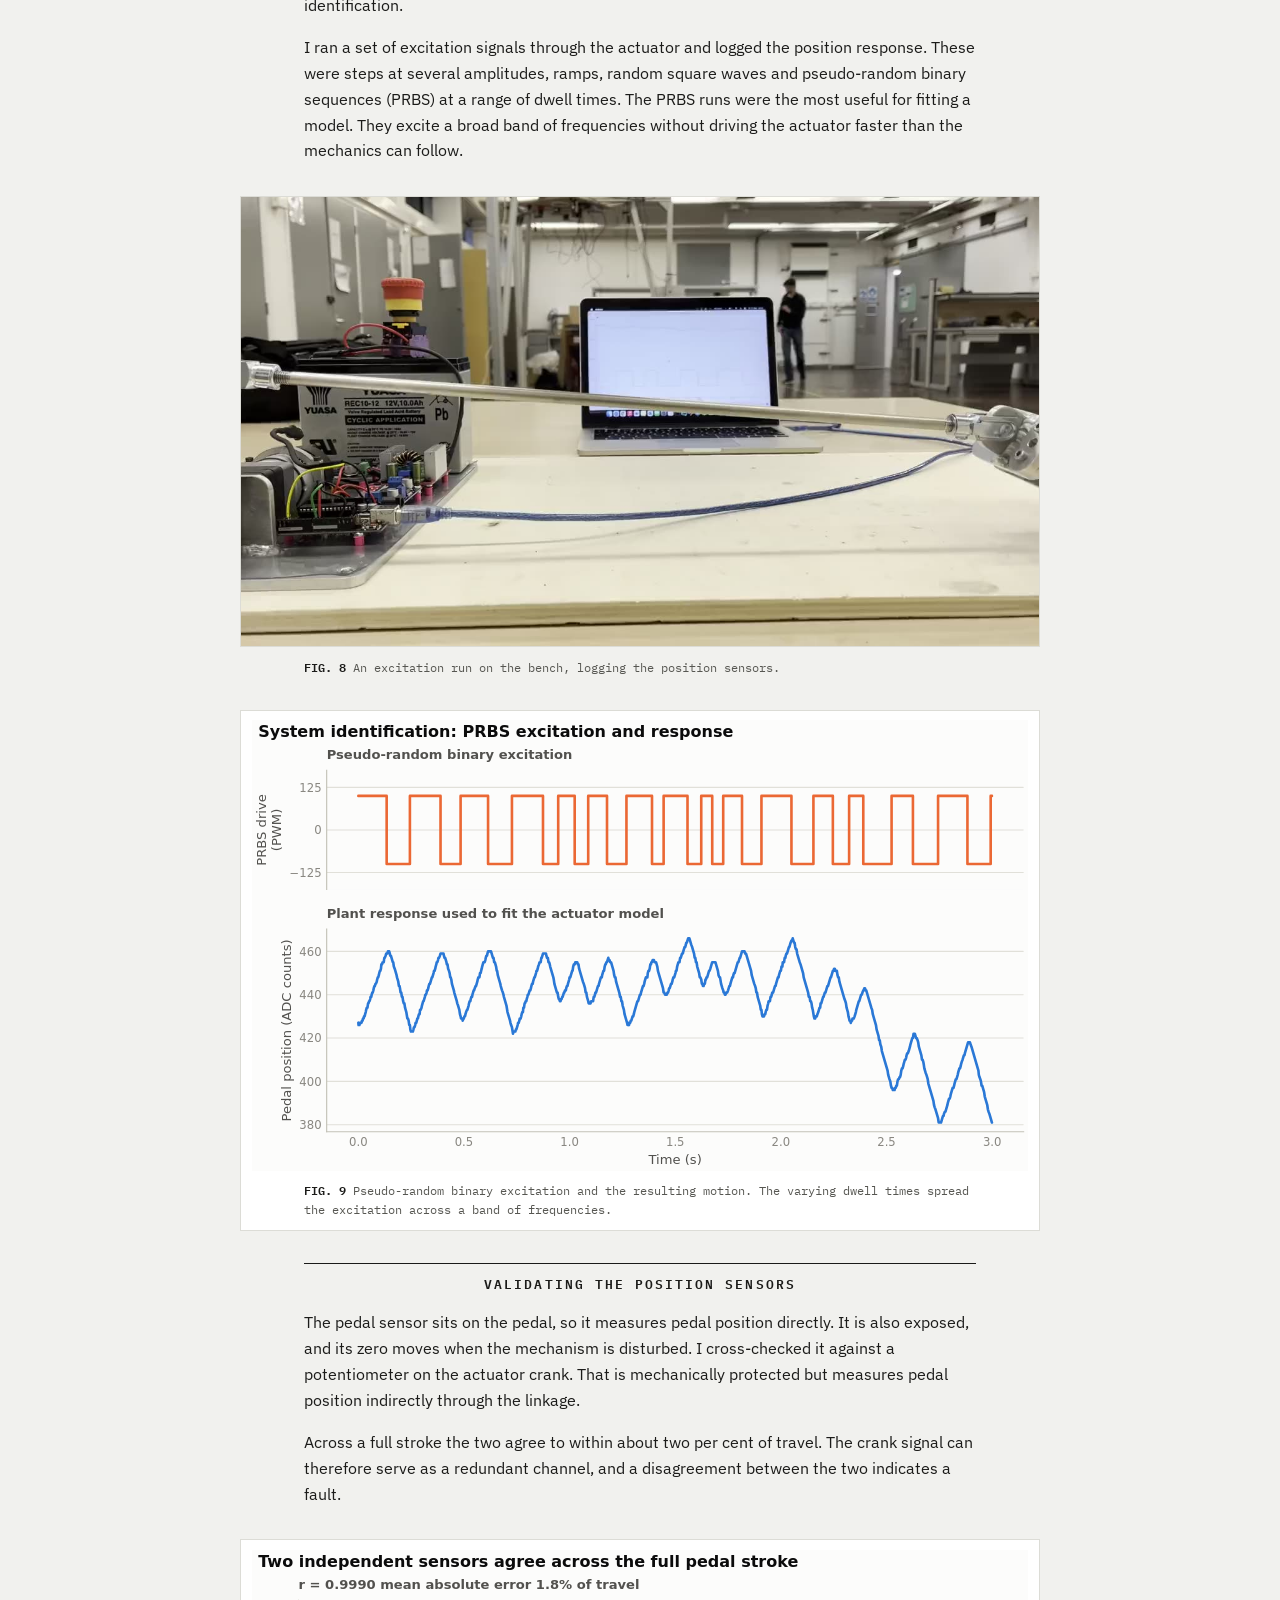
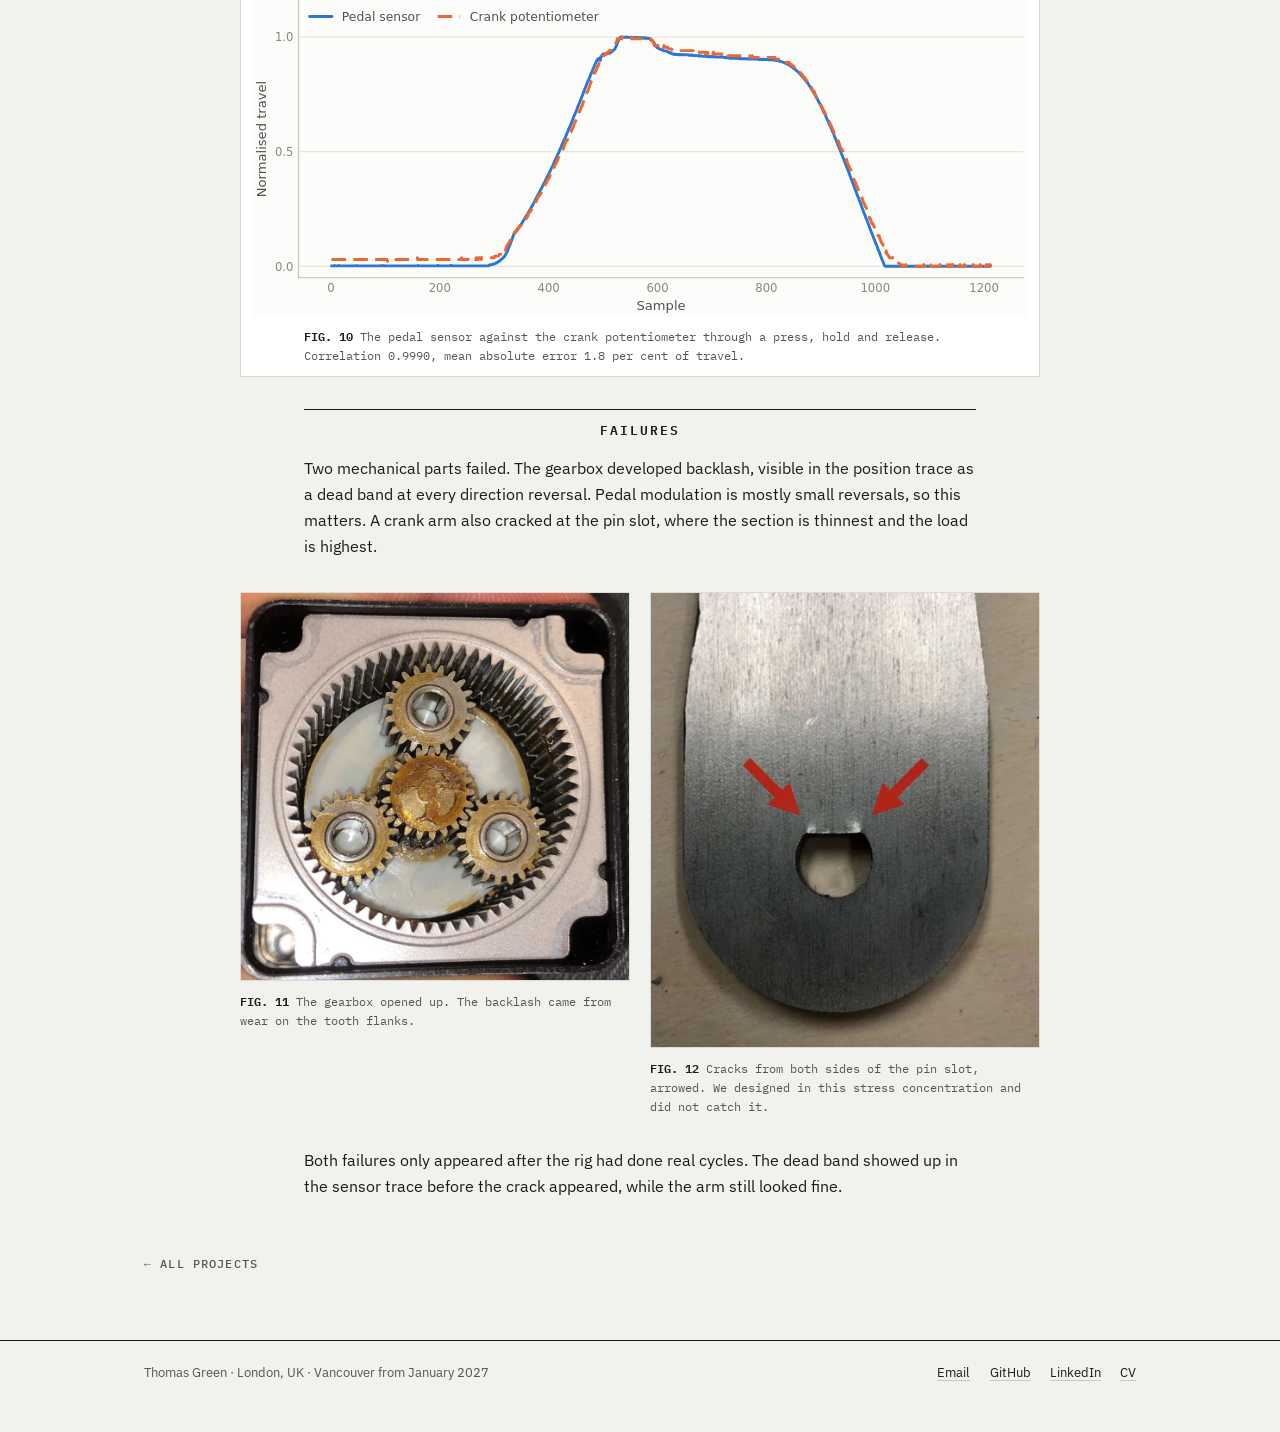
<file: pedal-actuation.html>
<!DOCTYPE html>
<html lang="en-GB">
<head>
<meta charset="utf-8">
<meta name="viewport" content="width=device-width, initial-scale=1">
<meta name="theme-color" content="#f1f1ee">
<title>Autonomous pedal-actuation robot - Thomas Green</title>
<meta name="description" content="A retrofit robot that operates a conventional vehicle's pedals under closed-loop control, characterised by step and PRBS system identification.">
<meta property="og:title" content="Autonomous pedal-actuation robot - Thomas Green">
<meta property="og:description" content="A retrofit robot that operates a conventional vehicle's pedals under closed-loop control, characterised by step and PRBS system identification.">
<meta property="og:type" content="article">
<meta property="og:url" content="https://tgreen-fe.github.io/pedal-actuation.html">
<meta property="og:image" content="https://tgreen-fe.github.io/assets/og-card.png">
<meta name="twitter:card" content="summary_large_image">
<link rel="icon" href="favicon.svg" type="image/svg+xml">
<link rel="icon" href="favicon.ico" sizes="32x32">
<link rel="apple-touch-icon" href="apple-touch-icon.png">
<link rel="stylesheet" href="style.css">
</head>
<body>
<a class="skip" href="#main">Skip to content</a>

<header class="top">
  <div class="wrap">
    <a class="brand" href="./">Thomas Green</a>
    <nav class="nav" aria-label="Primary">
      <a href="./#projects">Projects</a>
      <a href="assets/Thomas_Green_CV.pdf">CV</a>
      <a href="./#contact">Contact</a>
    </nav>
  </div>
</header>

<main id="main">
<article>

<div class="wrap proj-head">
  <p class="eyebrow">Controls &middot; Embedded systems</p>
  <h1>A retrofit robot that operates a car's pedals</h1>
  <p class="lede">This robot sits where the driver's feet go and works the
    pedals directly. A conventional car can be automated without touching its
    wiring.</p>

  <dl class="meta">
    <div><dt>Context</dt><dd>MEng group design project, Southampton</dd></div>
    <div><dt>Role</dt><dd>Actuator design and closed-loop control</dd></div>
    <div><dt>Period</dt><dd>Final year, MEng Mechatronic Engineering</dd></div>
    <div><dt>Code</dt><dd><a href="https://github.com/tgreen-fe/automotive-driving-robot">automotive-driving-robot</a></dd></div>
    <div><dt>Report</dt><dd><a href="assets/reports/pedal-design-journal.pdf">Design journal summary (PDF)</a></dd></div>
  </dl>
</div>

<div class="wrap">
  <figure class="bleed">
    <video src="assets/video/pedal-rig-run.mp4"
           poster="assets/video/pedal-rig-run.jpg"
           autoplay muted loop playsinline preload="metadata"
           aria-label="The finished rig on the floor. The actuator arm works a pedal mounted on an upright plate, with the electronics in a clear acrylic enclosure on the baseplate behind it."></video>
    <figcaption>The finished rig cycling a pedal on its test plate. The
      electronics are in the acrylic enclosure at the back.</figcaption>
  </figure>

  <figure class="bleed">
    <video src="assets/video/pedal-assembly.mp4"
           poster="assets/video/pedal-assembly.jpg"
           autoplay muted loop playsinline preload="metadata"
           aria-label="A CAD animation building the pedal robot part by part. A baseplate, then the motor and drive, the electronics and battery, a cage frame, and finally the output arm reaching across to a mounted pedal."></video>
    <figcaption>The CAD assembly, built up part by part. Everything mounts to
      a single baseplate that drops into the footwell.</figcaption>
  </figure>

  <div class="media-row">
    <figure>
      <img src="assets/img/pedal-render.webp" alt="Three-quarter CAD render of the pedal actuator. A flat black baseplate carries a compact motor and linkage at one end, with a long arm reaching to a pedal bracket at the other." loading="lazy" width="1200" height="667">
      <figcaption>The linkage that reaches the pedal.</figcaption>
    </figure>
    <figure>
      <img src="assets/img/pedal-render-side.webp" alt="Side elevation CAD render of the same assembly, showing the low profile of the baseplate and the height of the arm above it." loading="lazy" width="1200" height="667">
      <figcaption>Side on. Height was constrained by the footwell.</figcaption>
    </figure>
  </div>

  <div class="media-row">
    <figure>
      <img src="assets/img/pedal-car-install.webp" alt="The robot installed in the footwell of a Prius plug-in hybrid, with the acrylic enclosure on its baseplate and the output arm reaching down to the pedal." loading="lazy" width="1600" height="900">
      <figcaption>Installed in the test car, a Prius plug-in hybrid. The
        baseplate sits where the driver's feet would go.</figcaption>
    </figure>
    <figure>
      <video src="assets/video/pedal-car-run.mp4"
             poster="assets/video/pedal-car-run.jpg"
             autoplay muted loop playsinline preload="metadata"
             aria-label="The robot in the car footwell being driven from a laptop on the passenger seat during commissioning."></video>
      <figcaption>Commissioning in the car, tethered to a
        laptop.</figcaption>
    </figure>
  </div>

  <div class="stats">
    <div><span class="v">114 ms</span><span class="k">10 to 90 per cent rise, rest to full travel</span></div>
    <div><span class="v">0.2%</span><span class="k">overshoot on a full-scale step</span></div>
    <div><span class="v">r = 0.999</span><span class="k">agreement between two independent position sensors</span></div>
  </div>
</div>

<div class="wrap prose">
  <h2>The problem</h2>
  <p>Testing autonomous driving logic normally needs a vehicle built for it.
    That is expensive, and it rules out the conventional cars already on the
    road. A retrofit actuator that presses the pedals needs no access to the
    vehicle's control network. It can be moved between vehicles and removed
    afterwards.</p>
  <p>Replacing a driver's foot means handling position sensing, force delivery
    and closed-loop control in a package that fits in a footwell.</p>
</div>

<div class="wrap">
  <figure class="bleed fig-svg">
    <img src="assets/fig/pedal-step-response.svg"
         alt="Two-panel plot. The top panel shows a commanded PWM step from 0 to 255 at 3.5 seconds. The lower panel shows the measured pedal position rising from 326 to 929 ADC counts, with a 10 to 90 per cent rise time of 114 milliseconds and effectively no overshoot." width="532" height="324">
    <figcaption>Full-scale step command and measured pedal position. The
      10 to 90 per cent rise time is 114 ms, with 0.2% overshoot.</figcaption>
  </figure>
</div>

<div class="wrap prose">
  <h2>Characterising the actuator</h2>
  <p>The plant is a motor driving a linkage against a pedal with its own return
    spring and a non-linear feel. I needed to measure it before tuning a
    controller, so I started with system identification.</p>
  <p>I ran a set of excitation signals through the actuator and logged the
    position response. These were steps at several amplitudes, ramps, random
    square waves and pseudo-random binary sequences (PRBS) at a range of dwell
    times. The PRBS runs were the most useful for fitting a model. They excite a
    broad band of frequencies without driving the actuator faster than the
    mechanics can follow.</p>
</div>

<div class="wrap">
  <figure class="bleed">
    <video src="assets/video/pedal-sysid.mp4"
           poster="assets/video/pedal-sysid.jpg"
           autoplay muted loop playsinline preload="none"
           aria-label="The instrumented bench during an excitation run. The actuator and battery on the baseplate drive a long linkage rod while a laptop logs the response."></video>
    <figcaption>An excitation run on the bench, logging the position
      sensors.</figcaption>
  </figure>
</div>

<div class="wrap">
  <figure class="bleed fig-svg">
    <img src="assets/fig/pedal-prbs.svg"
         alt="Two-panel plot. The top panel shows a pseudo-random binary drive signal switching between plus and minus 125 PWM with varying dwell times over three seconds. The lower panel shows the pedal position oscillating between roughly 380 and 470 ADC counts." width="532" height="309">
    <figcaption>Pseudo-random binary excitation and the resulting motion. The
      varying dwell times spread the excitation across a band of
      frequencies.</figcaption>
  </figure>
</div>

<div class="wrap prose">
  <h2>Validating the position sensors</h2>
  <p>The pedal sensor sits on the pedal, so it measures pedal position
    directly. It is also exposed, and its zero moves when the mechanism is
    disturbed. I cross-checked it against a potentiometer on the actuator
    crank. That is mechanically protected but measures pedal position
    indirectly through the linkage.</p>
  <p>Across a full stroke the two agree to within about two per cent of travel.
    The crank signal can therefore serve as a redundant channel, and a
    disagreement between the two indicates a fault.</p>
</div>

<div class="wrap">
  <figure class="bleed fig-svg">
    <img src="assets/fig/pedal-sensor-agreement.svg"
         alt="Line chart with two series over 1200 samples of normalised pedal travel. The pedal sensor and the crank potentiometer track each other closely through a press, a hold and a release, with a correlation of 0.9990 and a mean absolute error of 1.8 per cent of travel." width="532" height="252">
    <figcaption>The pedal sensor against the crank potentiometer through a
      press, hold and release. Correlation 0.9990, mean absolute error 1.8 per
      cent of travel.</figcaption>
  </figure>
</div>

<div class="wrap prose">
  <h2>Failures</h2>
  <p>Two mechanical parts failed. The gearbox developed backlash, visible in
    the position trace as a dead band at every direction reversal. Pedal
    modulation is mostly small reversals, so this matters. A crank arm also cracked at the pin slot, where the section is thinnest
    and the load is highest.</p>
</div>

<div class="wrap">
  <div class="media-row">
    <figure>
      <img src="assets/img/pedal-gearbox.webp" alt="An opened planetary gearbox from above, showing the ring gear, three planet gears and the sun gear, with grease across the faces and wear on the tooth flanks." loading="lazy" width="900" height="898">
      <figcaption>The gearbox opened up. The backlash came from wear on the
        tooth flanks.</figcaption>
    </figure>
    <figure>
      <img src="assets/img/pedal-crank-failure.webp" alt="Close-up of a machined metal crank arm with a pin slot, with two red arrows pointing at cracks running from either side of the slot." loading="lazy" width="564" height="660">
      <figcaption>Cracks from both sides of the pin slot, arrowed. We designed
        in this stress concentration and did not catch it.</figcaption>
    </figure>
  </div>
</div>

<div class="wrap prose">
  <p>Both failures only appeared after the rig had done real cycles. The dead
    band showed up in the sensor trace before the crack appeared, while the arm
    still looked fine.</p>

  <a class="back" href="./#projects">&larr; All projects</a>
</div>

</article>
</main>

<footer class="site-foot">
  <div class="wrap">
    <span>Thomas Green &middot; London, UK &middot; Vancouver from January 2027</span>
    <span class="set">
      <a href="mailto:tbbgreen@gmail.com">Email</a>
      <a href="https://github.com/tgreen-fe">GitHub</a>
      <a href="https://linkedin.com/in/tbbgreen">LinkedIn</a>
      <a href="assets/Thomas_Green_CV.pdf">CV</a>
    </span>
  </div>
</footer>

<script>
if (matchMedia('(prefers-reduced-motion: reduce)').matches) {
  document.querySelectorAll('video[autoplay]').forEach(function (v) {
    v.removeAttribute('autoplay'); v.pause(); v.controls = true;
  });
}
</script>
</body>
</html>
</file>
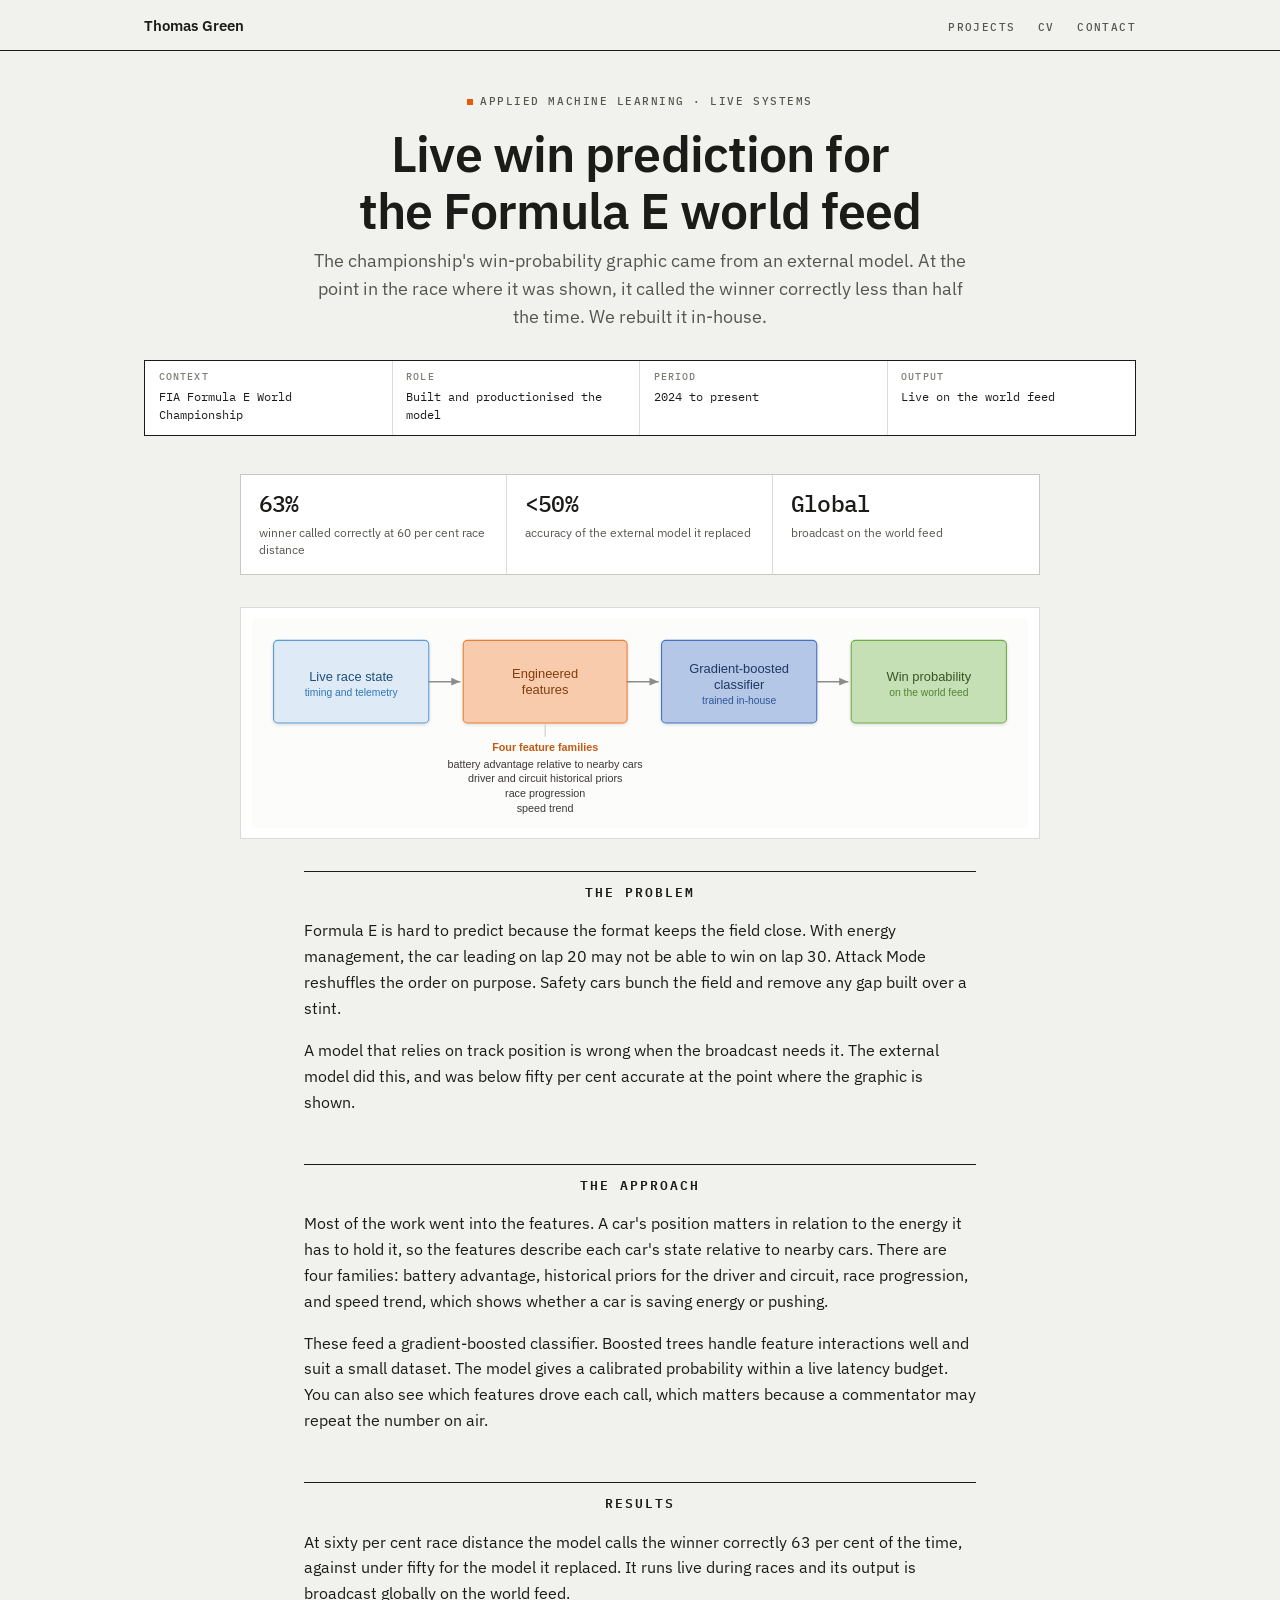
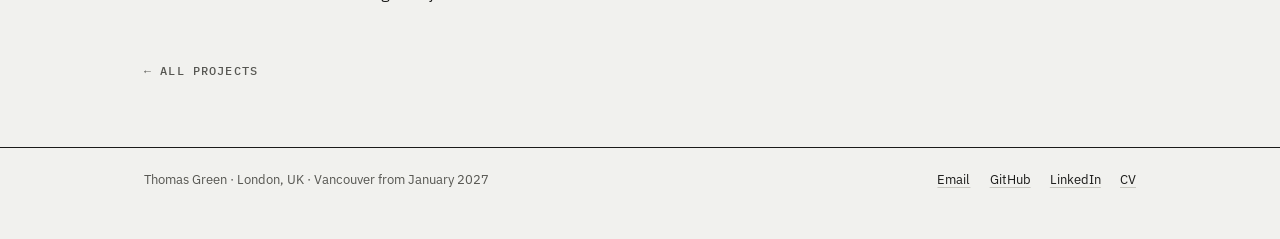
<file: race-prediction.html>
<!DOCTYPE html>
<html lang="en-GB">
<head>
<meta charset="utf-8">
<meta name="viewport" content="width=device-width, initial-scale=1">
<meta name="theme-color" content="#f1f1ee">
<title>Live race-outcome prediction - Thomas Green</title>
<meta name="description" content="Bringing Formula E win prediction in-house with a gradient-boosted model on engineered race-state features, broadcast live on the world feed.">
<meta property="og:title" content="Live race-outcome prediction - Thomas Green">
<meta property="og:description" content="Bringing Formula E win prediction in-house with a gradient-boosted model on engineered race-state features, broadcast live on the world feed.">
<meta property="og:type" content="article">
<meta property="og:url" content="https://tgreen-fe.github.io/race-prediction.html">
<meta property="og:image" content="https://tgreen-fe.github.io/assets/og-card.png">
<meta name="twitter:card" content="summary_large_image">
<link rel="icon" href="favicon.svg" type="image/svg+xml">
<link rel="icon" href="favicon.ico" sizes="32x32">
<link rel="apple-touch-icon" href="apple-touch-icon.png">
<link rel="stylesheet" href="style.css">
</head>
<body>
<a class="skip" href="#main">Skip to content</a>

<header class="top">
  <div class="wrap">
    <a class="brand" href="./">Thomas Green</a>
    <nav class="nav" aria-label="Primary">
      <a href="./#projects">Projects</a>
      <a href="assets/Thomas_Green_CV.pdf">CV</a>
      <a href="./#contact">Contact</a>
    </nav>
  </div>
</header>

<main id="main">
<article>

<div class="wrap proj-head">
  <p class="eyebrow">Applied machine learning &middot; Live systems</p>
  <h1>Live win prediction for the Formula E world feed</h1>
  <p class="lede">The championship's win-probability graphic came from an
    external model. At the point in the race where it was shown, it called the
    winner correctly less than half the time. We rebuilt it in-house.</p>

  <dl class="meta">
    <div><dt>Context</dt><dd>FIA Formula E World Championship</dd></div>
    <div><dt>Role</dt><dd>Built and productionised the model</dd></div>
    <div><dt>Period</dt><dd>2024 to present</dd></div>
    <div><dt>Output</dt><dd>Live on the world feed</dd></div>
  </dl>
</div>

<div class="wrap">
  <div class="stats">
    <div><span class="v">63%</span><span class="k">winner called correctly at 60 per cent race distance</span></div>
    <div><span class="v">&lt;50%</span><span class="k">accuracy of the external model it replaced</span></div>
    <div><span class="v">Global</span><span class="k">broadcast on the world feed</span></div>
  </div>

  <figure class="bleed fig-svg">
    <img src="assets/fig/prediction-pipeline.svg"
         alt="Pipeline diagram. Live timing and telemetry feed features for battery advantage, historical priors, race progression and speed trend into an in-house gradient-boosted classifier. Its win probability goes to the world feed." width="900" height="244">
  </figure>
</div>

<div class="wrap prose">
  <h2>The problem</h2>
  <p>Formula E is hard to predict because the format keeps the field close.
    With energy management, the car leading on lap 20 may not be able to win
    on lap 30. Attack Mode reshuffles the order on purpose. Safety cars bunch
    the field and remove any gap built over a stint.</p>
  <p>A model that relies on track position is wrong when the broadcast needs
    it. The external model did this, and was below fifty per cent accurate at
    the point where the graphic is shown.</p>

  <h2>The approach</h2>
  <p>Most of the work went into the features. A car's position matters in
    relation to the energy it has to hold it, so the features describe each
    car's state relative to nearby cars. There are four families: battery
    advantage, historical priors for the driver and circuit, race progression,
    and speed trend, which shows whether a car is saving energy or pushing.</p>
  <p>These feed a gradient-boosted classifier. Boosted trees handle feature
    interactions well and suit a small dataset. The model gives a calibrated
    probability within a live latency budget. You can also see which features
    drove each call, which matters because a commentator may repeat the number
    on air.</p>

  <h2>Results</h2>
  <p>At sixty per cent race distance the model calls the winner correctly 63
    per cent of the time, against under fifty for the model it replaced. It
    runs live during races and its output is broadcast globally on the world
    feed.</p>

  <a class="back" href="./#projects">&larr; All projects</a>
</div>

</article>
</main>

<footer class="site-foot">
  <div class="wrap">
    <span>Thomas Green &middot; London, UK &middot; Vancouver from January 2027</span>
    <span class="set">
      <a href="mailto:tbbgreen@gmail.com">Email</a>
      <a href="https://github.com/tgreen-fe">GitHub</a>
      <a href="https://linkedin.com/in/tbbgreen">LinkedIn</a>
      <a href="assets/Thomas_Green_CV.pdf">CV</a>
    </span>
  </div>
</footer>

</body>
</html>
</file>
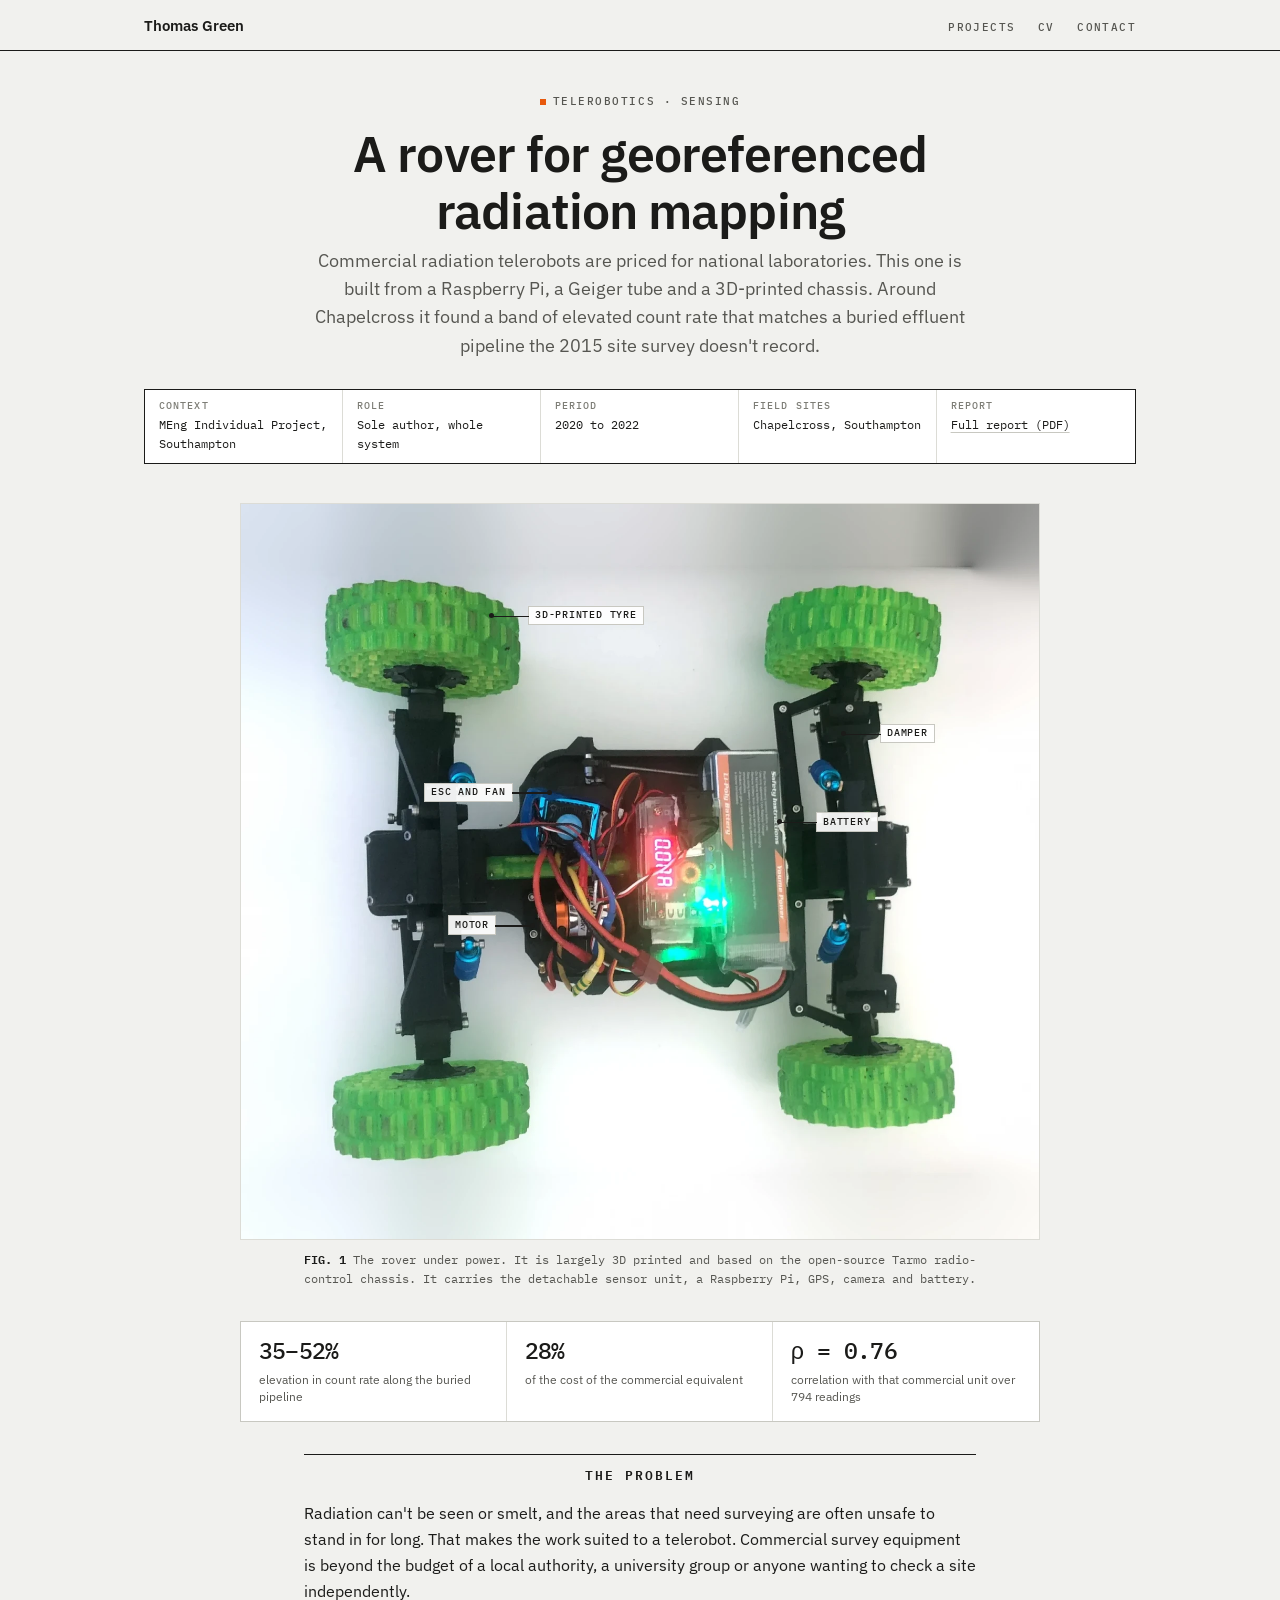
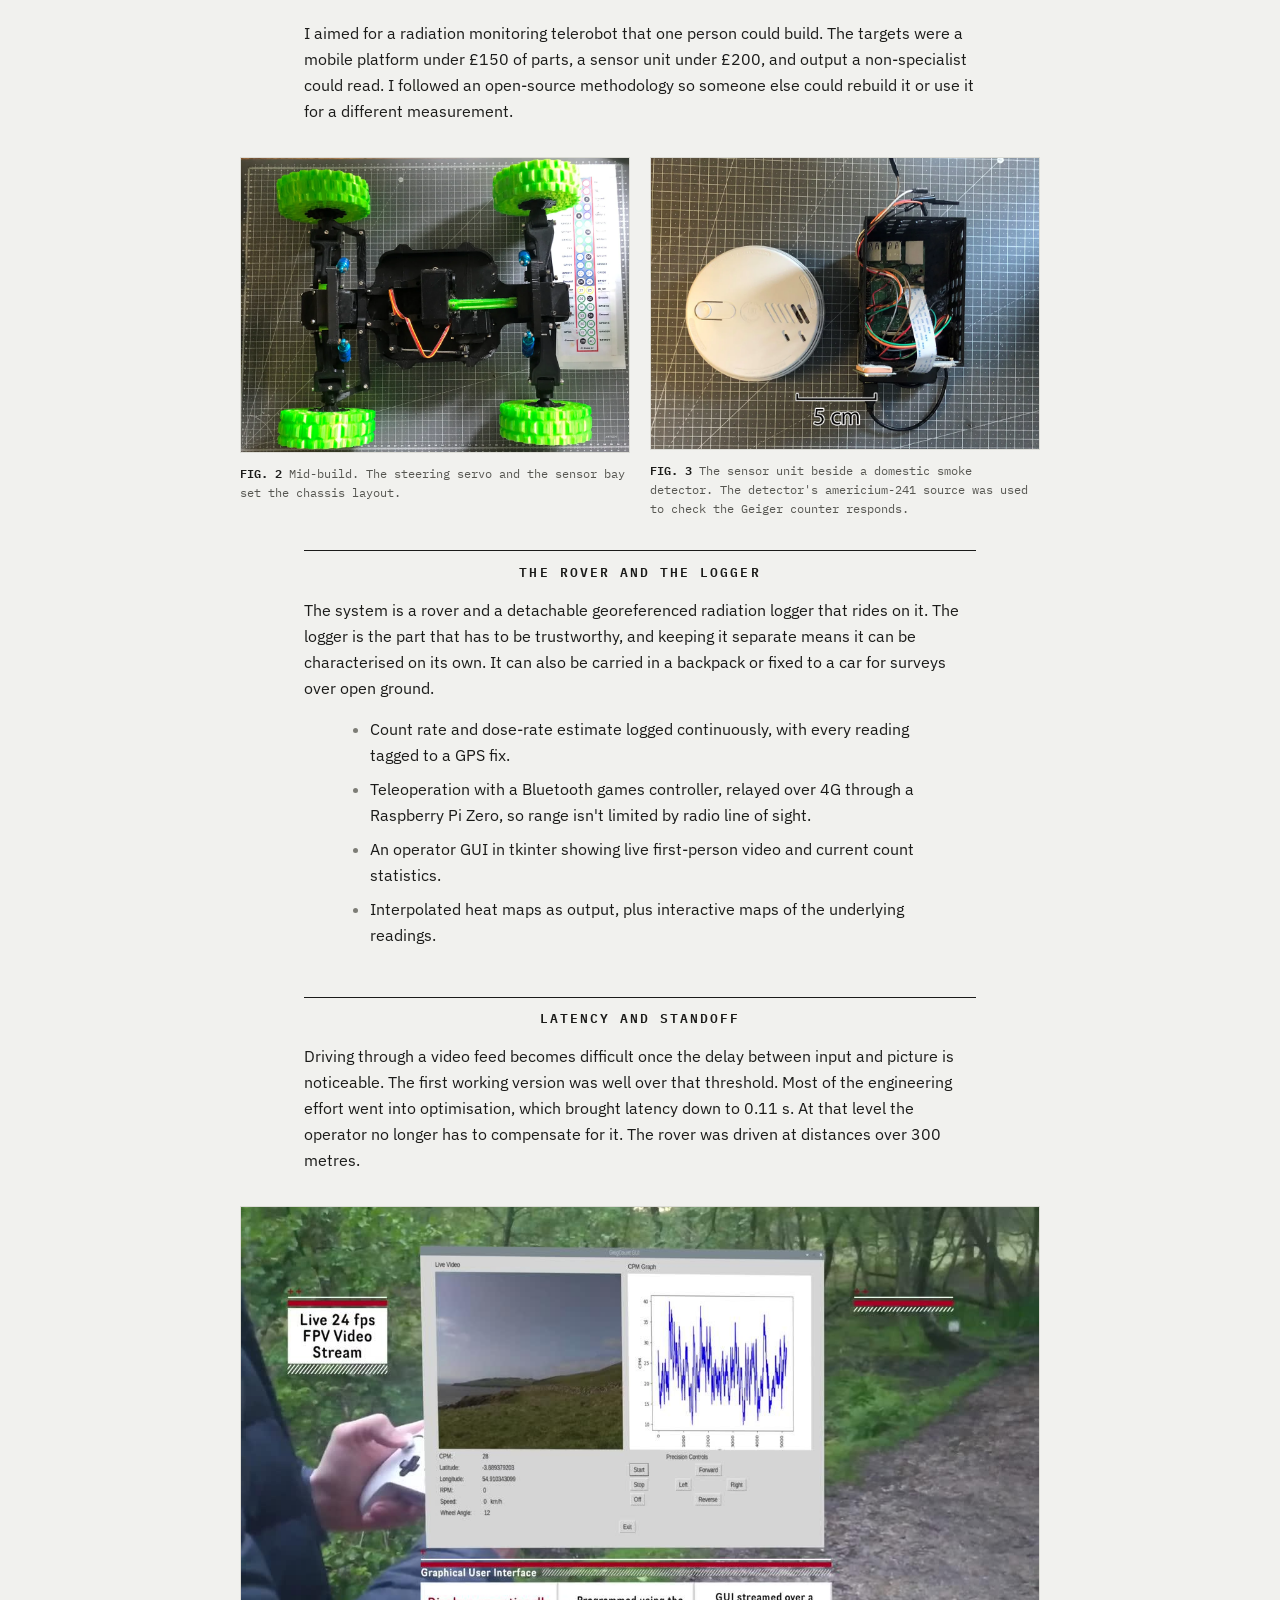
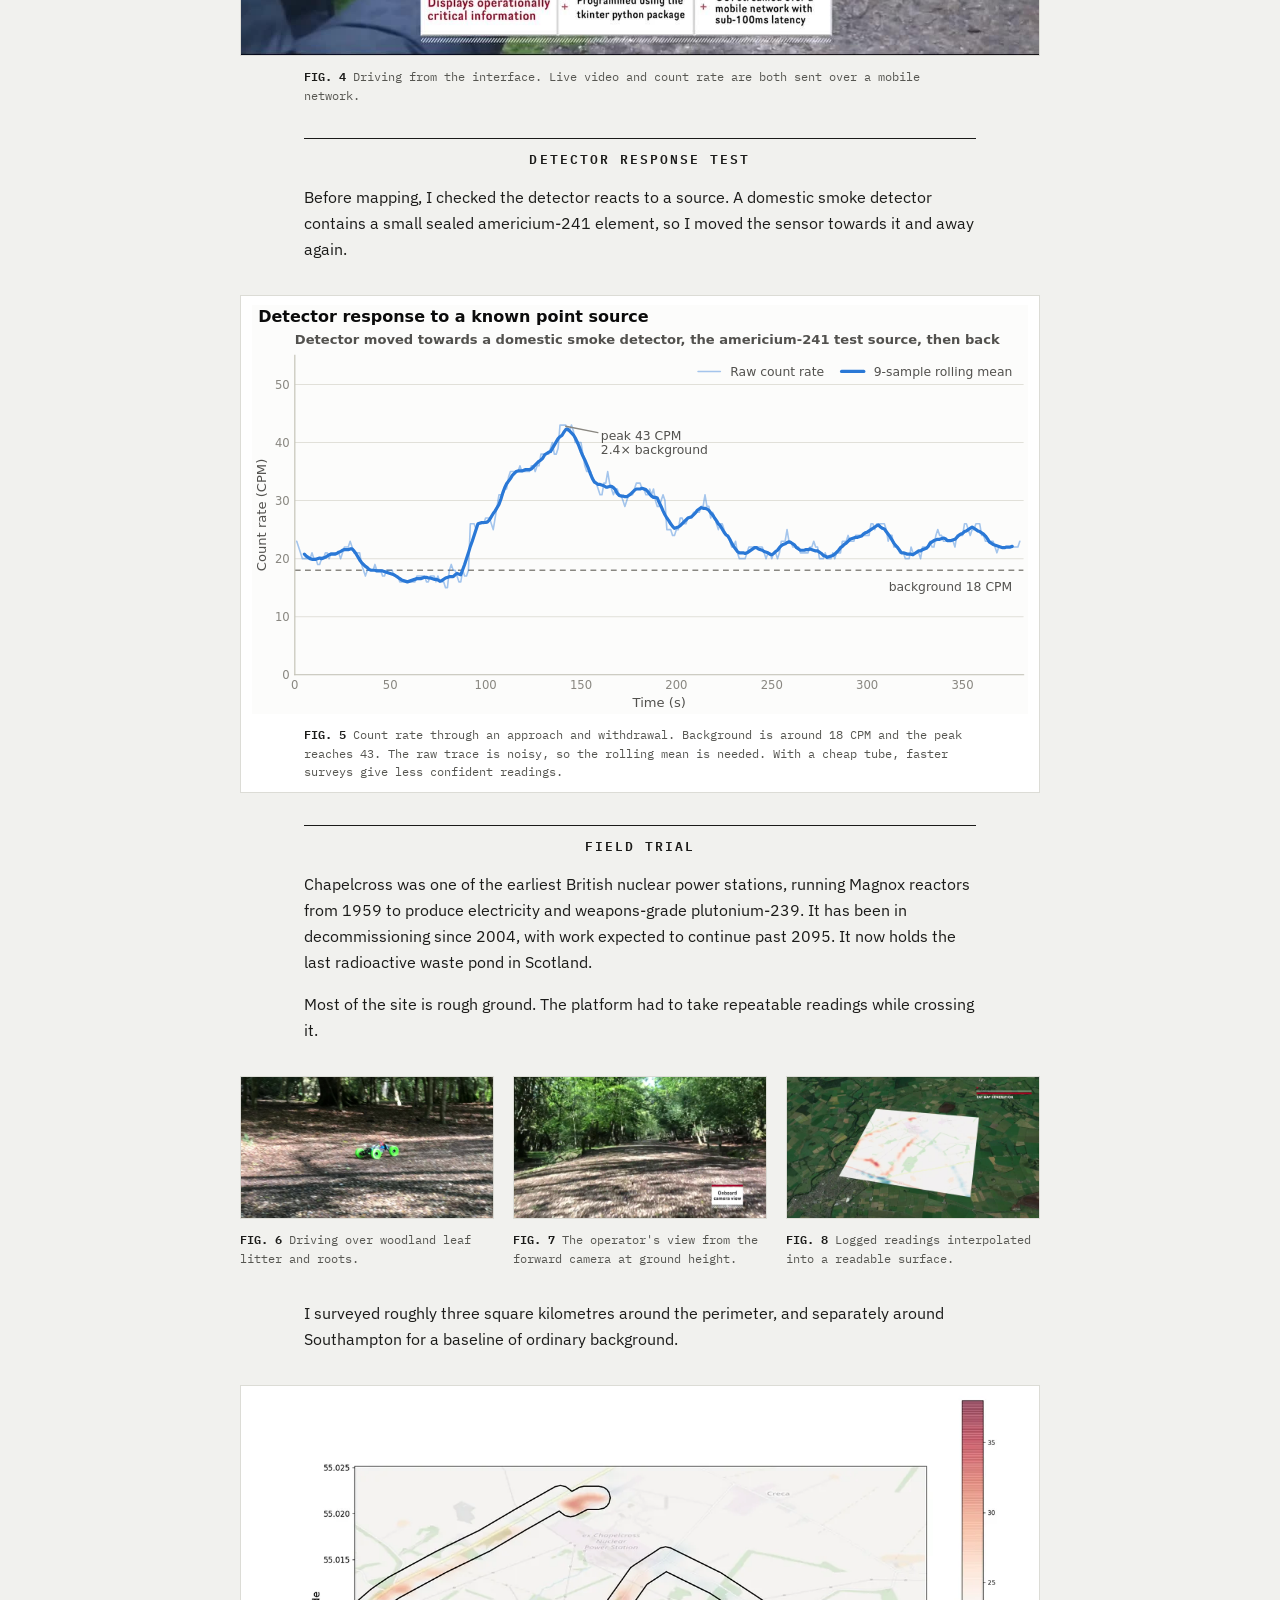
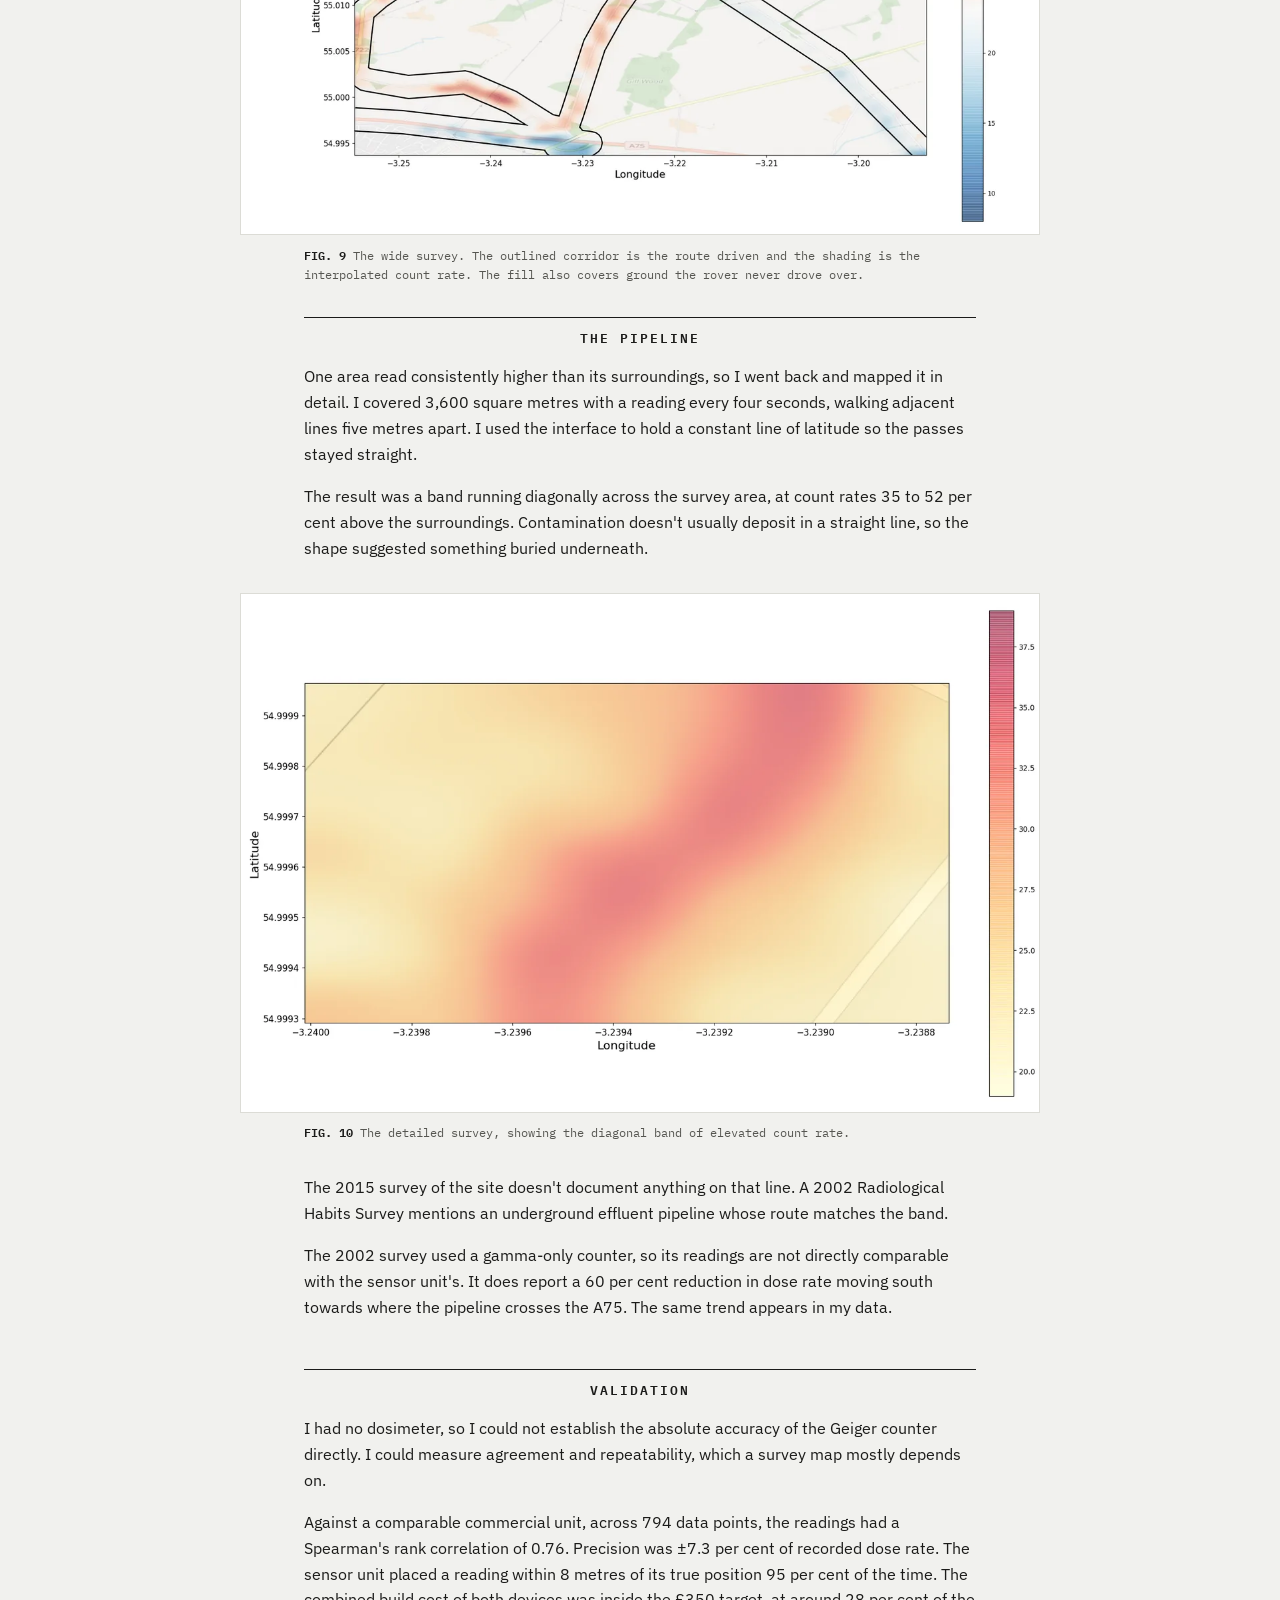
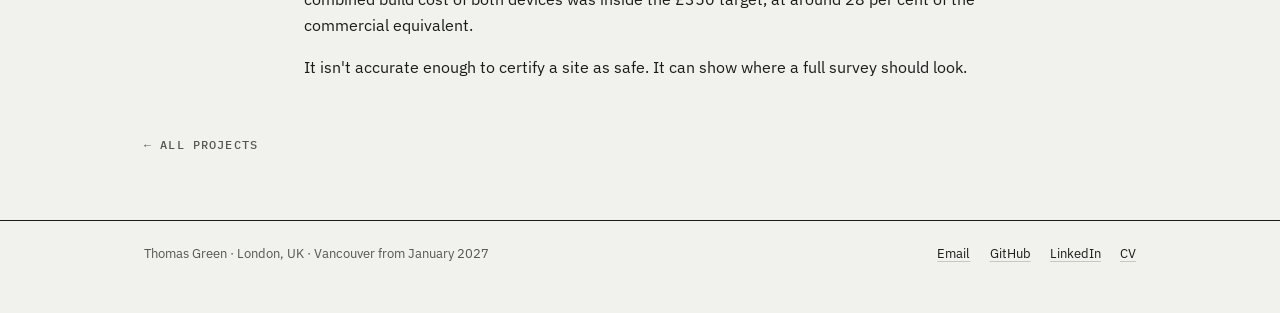
<file: radiation-rover.html>
<!DOCTYPE html>
<html lang="en-GB">
<head>
<meta charset="utf-8">
<meta name="viewport" content="width=device-width, initial-scale=1">
<meta name="theme-color" content="#f1f1ee">
<title>A low-cost radiation-mapping telerobot - Thomas Green</title>
<meta name="description" content="A teleoperated rover carrying a georeferenced Geiger counter, which traced a buried effluent pipeline that the most recent site survey had not documented.">
<meta property="og:title" content="A low-cost radiation-mapping telerobot - Thomas Green">
<meta property="og:description" content="A teleoperated rover carrying a georeferenced Geiger counter, which traced a buried effluent pipeline that the most recent site survey had not documented.">
<meta property="og:type" content="article">
<meta property="og:url" content="https://tgreen-fe.github.io/radiation-rover.html">
<meta property="og:image" content="https://tgreen-fe.github.io/assets/og-card.png">
<meta name="twitter:card" content="summary_large_image">
<link rel="icon" href="favicon.svg" type="image/svg+xml">
<link rel="icon" href="favicon.ico" sizes="32x32">
<link rel="apple-touch-icon" href="apple-touch-icon.png">
<link rel="stylesheet" href="style.css">
</head>
<body>
<a class="skip" href="#main">Skip to content</a>

<header class="top">
  <div class="wrap">
    <a class="brand" href="./">Thomas Green</a>
    <nav class="nav" aria-label="Primary">
      <a href="./#projects">Projects</a>
      <a href="assets/Thomas_Green_CV.pdf">CV</a>
      <a href="./#contact">Contact</a>
    </nav>
  </div>
</header>

<main id="main">
<article>

<div class="wrap proj-head">
  <p class="eyebrow">Telerobotics &middot; Sensing</p>
  <h1>A rover for georeferenced radiation mapping</h1>
  <p class="lede">Commercial radiation telerobots are priced for national
    laboratories. This one is built from a Raspberry Pi, a Geiger tube and a
    3D-printed chassis. Around Chapelcross it found a band of elevated count rate
    that matches a buried effluent pipeline the 2015 site survey doesn't record.</p>

  <dl class="meta">
    <div><dt>Context</dt><dd>MEng Individual Project, Southampton</dd></div>
    <div><dt>Role</dt><dd>Sole author, whole system</dd></div>
    <div><dt>Period</dt><dd>2020 to 2022</dd></div>
    <div><dt>Field sites</dt><dd>Chapelcross, Southampton</dd></div>
    <div><dt>Report</dt><dd><a href="assets/reports/rover-report.pdf">Full report (PDF)</a></dd></div>
  </dl>
</div>

<div class="wrap">
  <figure class="bleed plain">
    <div class="callout-wrap">
      <img src="assets/img/rover-hardware.webp"
           alt="Plan view of the rover powered up. Four green 3D-printed tyres on black printed suspension arms with blue dampers, a lithium-polymer battery strapped over the chassis, a brushless motor and speed controller with cooling fan, and an inline current meter reading 0.07 amps." width="1520" height="1400">
      <span class="callout l" style="left:36%; top:14%">3D-printed tyre</span>
      <span class="callout r" style="left:23%; top:38%">ESC and fan</span>
      <span class="callout r" style="left:26%; top:56%">Motor</span>
      <span class="callout l" style="left:72%; top:42%">Battery</span>
      <span class="callout l" style="left:80%; top:30%">Damper</span>
    </div>
    <figcaption>The rover under power. It is largely 3D printed and based on the
      open-source Tarmo radio-control chassis. It carries the detachable sensor
      unit, a Raspberry Pi, GPS, camera and battery.</figcaption>
  </figure>

  <div class="stats">
    <div><span class="v">35&ndash;52%</span><span class="k">elevation in count rate along the buried pipeline</span></div>
    <div><span class="v">28%</span><span class="k">of the cost of the commercial equivalent</span></div>
    <div><span class="v">&rho; = 0.76</span><span class="k">correlation with that commercial unit over 794 readings</span></div>
  </div>
</div>

<div class="wrap prose">
  <h2>The problem</h2>
  <p>Radiation can't be seen or smelt, and the areas that need surveying are
    often unsafe to stand in for long. That makes the work suited to a
    telerobot. Commercial survey equipment is beyond the budget of a local
    authority, a university group or anyone wanting to check a site
    independently.</p>
  <p>I aimed for a radiation monitoring telerobot that one person could build.
    The targets were a mobile platform under £150 of parts, a sensor unit under
    £200, and output a non-specialist could read. I followed an open-source
    methodology so someone else could rebuild it or use it for a different
    measurement.</p>
</div>

<div class="wrap">
  <div class="media-row">
    <figure>
      <img src="assets/img/rover-build.webp"
           alt="The rover chassis on a cutting mat during assembly, with a Raspberry Pi GPIO pinout reference card beside it and servo wiring routed through the frame." width="1200" height="911">
      <figcaption>Mid-build. The steering servo and the sensor bay set the
        chassis layout.</figcaption>
    </figure>
    <figure>
      <img src="assets/img/rover-payload.webp"
           alt="The sensor unit, a Raspberry Pi and Geiger board in a printed vented case with ribbon and jumper wiring, next to a domestic smoke detector and a five centimetre scale bar." width="1100" height="826">
      <figcaption>The sensor unit beside a domestic smoke detector. The
        detector's americium-241 source was used to check the Geiger counter
        responds.</figcaption>
    </figure>
  </div>
</div>

<div class="wrap prose">
  <h2>The rover and the logger</h2>
  <p>The system is a rover and a detachable georeferenced radiation logger that
    rides on it. The logger is the part that has to be trustworthy, and keeping
    it separate means it can be characterised on its own. It can also be carried
    in a backpack or fixed to a car for surveys over open ground.</p>
  <ul class="tick">
    <li>Count rate and dose-rate estimate logged continuously, with every
      reading tagged to a GPS fix.</li>
    <li>Teleoperation with a Bluetooth games controller, relayed over 4G through
      a Raspberry Pi Zero, so range isn't limited by radio line of sight.</li>
    <li>An operator GUI in tkinter showing live first-person video and current
      count statistics.</li>
    <li>Interpolated heat maps as output, plus interactive maps of the
      underlying readings.</li>
  </ul>

  <h2>Latency and standoff</h2>
  <p>Driving through a video feed becomes difficult once the delay between input
    and picture is noticeable. The first working version was well over that
    threshold. Most of the engineering effort went into optimisation, which
    brought latency down to 0.11 s. At that level the operator no longer has to
    compensate for it. The rover was driven at distances over 300 metres.</p>
</div>

<div class="wrap">
  <figure class="bleed">
    <video src="assets/video/rover-gui.mp4"
           poster="assets/video/rover-gui.jpg"
           autoplay muted loop playsinline preload="metadata"
           aria-label="The operator holding a Bluetooth controller while a laptop shows the control interface, with live video from the rover on the left and a live count-rate trace on the right."></video>
    <figcaption>Driving from the interface. Live video and count rate are both
      sent over a mobile network.</figcaption>
  </figure>
</div>

<div class="wrap prose">
  <h2>Detector response test</h2>
  <p>Before mapping, I checked the detector reacts to a source. A domestic smoke
    detector contains a small sealed americium-241 element, so I moved the
    sensor towards it and away again.</p>
</div>

<div class="wrap">
  <figure class="bleed fig-svg">
    <img src="assets/fig/rover-source-response.svg"
         alt="Count rate against time over 380 seconds. The rate sits around a background of 18 counts per minute, rises from about 90 seconds to a peak of 43 counts per minute at 139 seconds, then decays back towards background." width="532" height="280">
    <figcaption>Count rate through an approach and withdrawal. Background is
      around 18 CPM and the peak reaches 43. The raw trace is noisy, so the
      rolling mean is needed. With a cheap tube, faster surveys give less
      confident readings.</figcaption>
  </figure>
</div>

<div class="wrap prose">
  <h2>Field trial</h2>
  <p>Chapelcross was one of the earliest British nuclear power stations, running Magnox reactors from 1959 to produce
    electricity and weapons-grade plutonium-239. It has been in decommissioning
    since 2004, with work expected to continue past 2095. It now holds the last
    radioactive waste pond in Scotland.</p>
  <p>Most of the site is rough ground. The platform had to take repeatable
    readings while crossing it.</p>
</div>

<div class="wrap">
  <div class="media-row">
    <figure>
      <video src="assets/video/rover-field.mp4"
             poster="assets/video/rover-field.jpg"
             autoplay muted loop playsinline preload="metadata"
             aria-label="The rover driving across uneven woodland ground, over leaf litter, roots and shadow, towards the camera."></video>
      <figcaption>Driving over woodland leaf litter and roots.</figcaption>
    </figure>
    <figure>
      <video src="assets/video/rover-onboard.mp4"
             poster="assets/video/rover-onboard.jpg"
             autoplay muted loop playsinline preload="none"
             aria-label="The view from the rover's own forward-facing camera, low to the ground, moving along a shaded woodland track between trees."></video>
      <figcaption>The operator's view from the forward camera at ground
        height.</figcaption>
    </figure>
    <figure>
      <video src="assets/video/rover-heatmap.mp4"
             poster="assets/video/rover-heatmap.jpg"
             autoplay muted loop playsinline preload="none"
             aria-label="An interpolated radiation heat map rendered as a plane tilting in three dimensions above satellite imagery of the survey area."></video>
      <figcaption>Logged readings interpolated into a readable surface.</figcaption>
    </figure>
  </div>
</div>

<div class="wrap prose">
  <p>I surveyed roughly three square kilometres around the perimeter, and
    separately around Southampton for a baseline of ordinary background.</p>
</div>

<div class="wrap">
  <figure class="bleed plain">
    <img src="assets/img/rover-site.webp"
         alt="Map of the area around the former Chapelcross nuclear power station with the survey route outlined in black and an interpolated count-rate field overlaid in red and blue." width="1200" height="675">
    <figcaption>The wide survey. The outlined corridor is the route driven and
      the shading is the interpolated count rate. The fill also covers ground
      the rover never drove over.</figcaption>
  </figure>
</div>

<div class="wrap prose">
  <h2>The pipeline</h2>
  <p>One area read consistently higher than its surroundings, so I went back and
    mapped it in detail. I covered 3,600 square metres with a reading every four
    seconds, walking adjacent lines five metres apart. I used the interface to
    hold a constant line of latitude so the passes stayed straight.</p>
  <p>The result was a band running diagonally across the survey area, at count
    rates 35 to 52 per cent above the surroundings. Contamination doesn't
    usually deposit in a straight line, so the shape suggested something buried
    underneath.</p>
</div>

<div class="wrap">
  <figure class="bleed plain">
    <img src="assets/img/rover-pipeline.webp"
         alt="A close-range interpolated count-rate map of a small area, with latitude and longitude axes. A diagonal band of elevated count rate runs from lower left to upper right against a lighter background." width="1200" height="778">
    <figcaption>The detailed survey, showing the diagonal band of elevated
      count rate.</figcaption>
  </figure>
</div>

<div class="wrap prose">
  <p>The 2015 survey of the site doesn't document anything on that line. A 2002
    Radiological Habits Survey mentions an underground effluent pipeline whose
    route matches the band.</p>
  <p>The 2002 survey used a gamma-only counter, so its readings are not
    directly comparable with the sensor unit's. It does report a 60 per cent
    reduction in dose rate moving south towards where the pipeline crosses the
    A75. The same trend appears in my data.</p>

  <h2>Validation</h2>
  <p>I had no dosimeter, so I could not establish the absolute accuracy of the
    Geiger counter directly. I could measure agreement and repeatability, which
    a survey map mostly depends on.</p>
  <p>Against a comparable commercial unit, across 794 data points, the readings
    had a Spearman's rank correlation of 0.76. Precision was ±7.3 per cent of
    recorded dose rate. The sensor unit placed a reading within 8 metres of its
    true position 95 per cent of the time. The combined build cost of both
    devices was inside the £350 target, at around 28 per cent of the commercial
    equivalent.</p>
  <p>It isn't accurate enough to certify a site as safe. It can show where a
    full survey should look.</p>

  <a class="back" href="./#projects">&larr; All projects</a>
</div>

</article>
</main>

<footer class="site-foot">
  <div class="wrap">
    <span>Thomas Green &middot; London, UK &middot; Vancouver from January 2027</span>
    <span class="set">
      <a href="mailto:tbbgreen@gmail.com">Email</a>
      <a href="https://github.com/tgreen-fe">GitHub</a>
      <a href="https://linkedin.com/in/tbbgreen">LinkedIn</a>
      <a href="assets/Thomas_Green_CV.pdf">CV</a>
    </span>
  </div>
</footer>

<script>
if (matchMedia('(prefers-reduced-motion: reduce)').matches) {
  document.querySelectorAll('video[autoplay]').forEach(function (v) {
    v.removeAttribute('autoplay'); v.pause(); v.controls = true;
  });
}
</script>
</body>
</html>
</file>
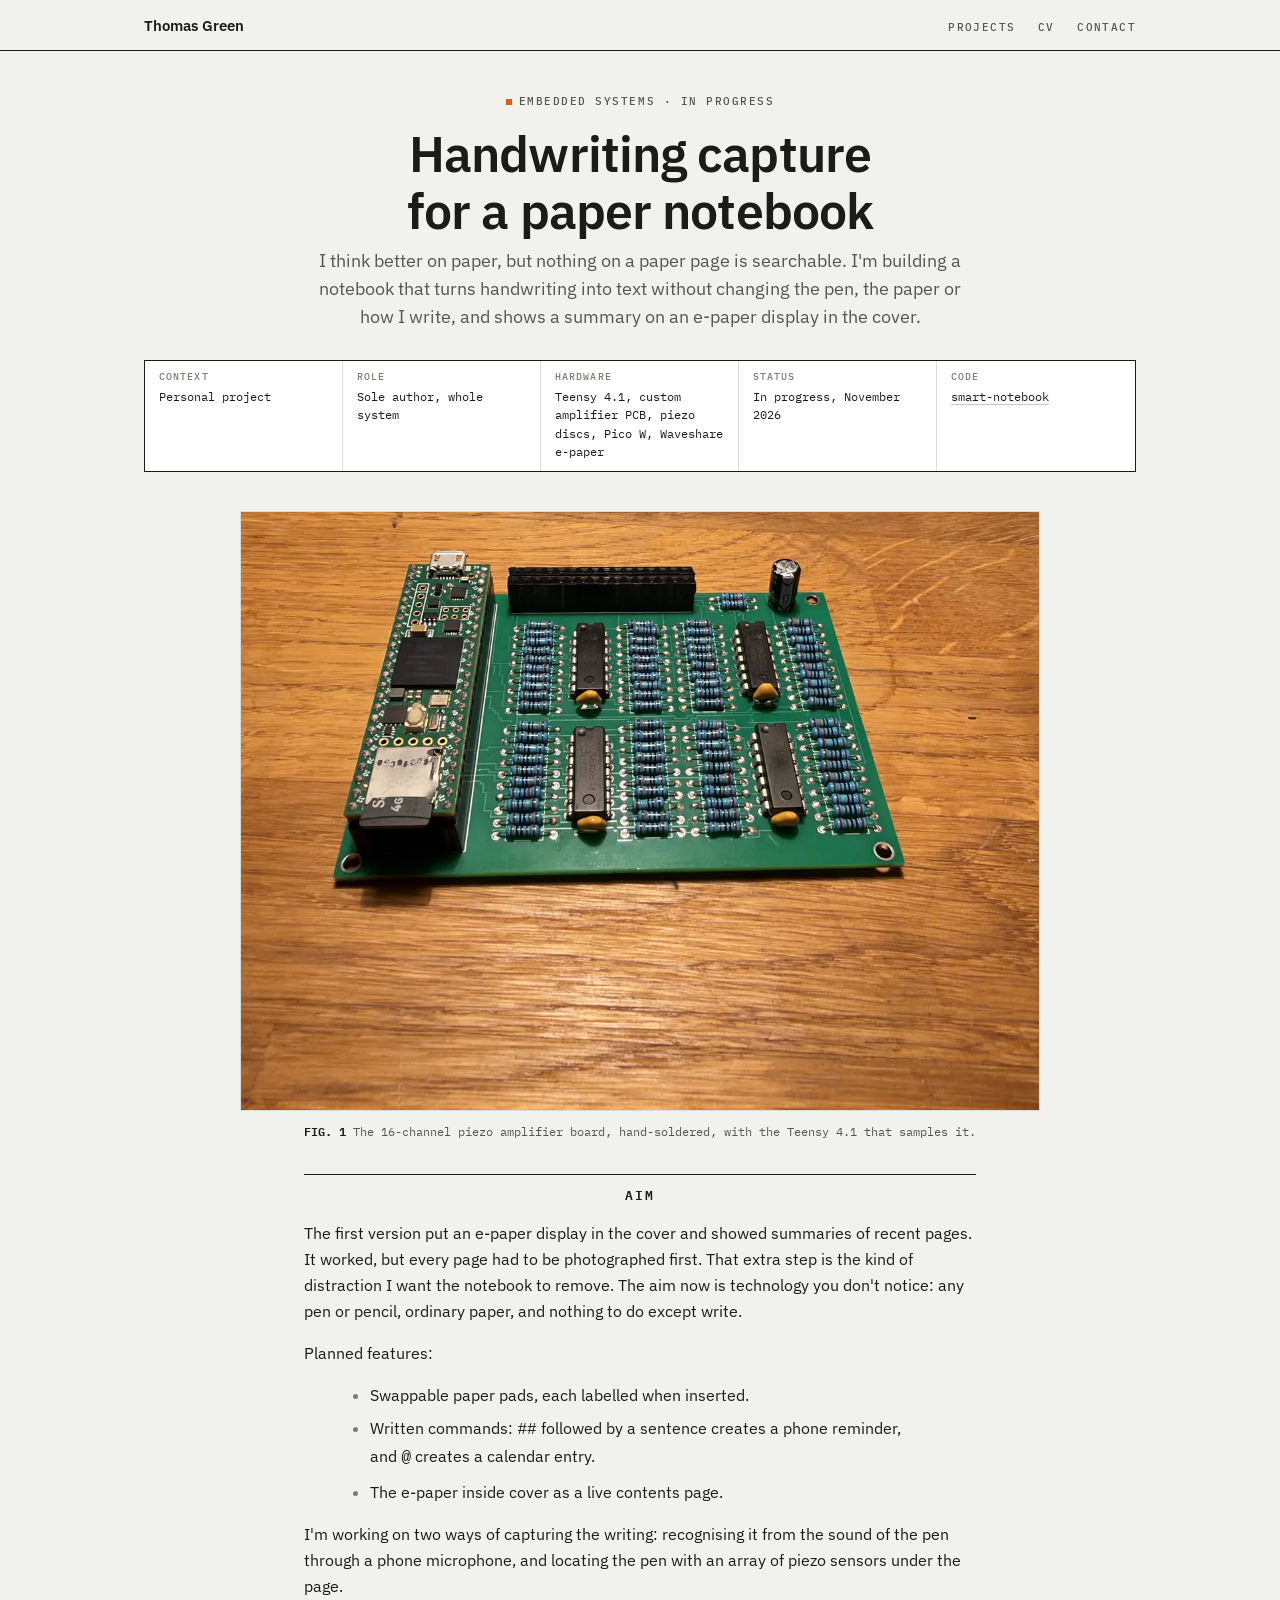
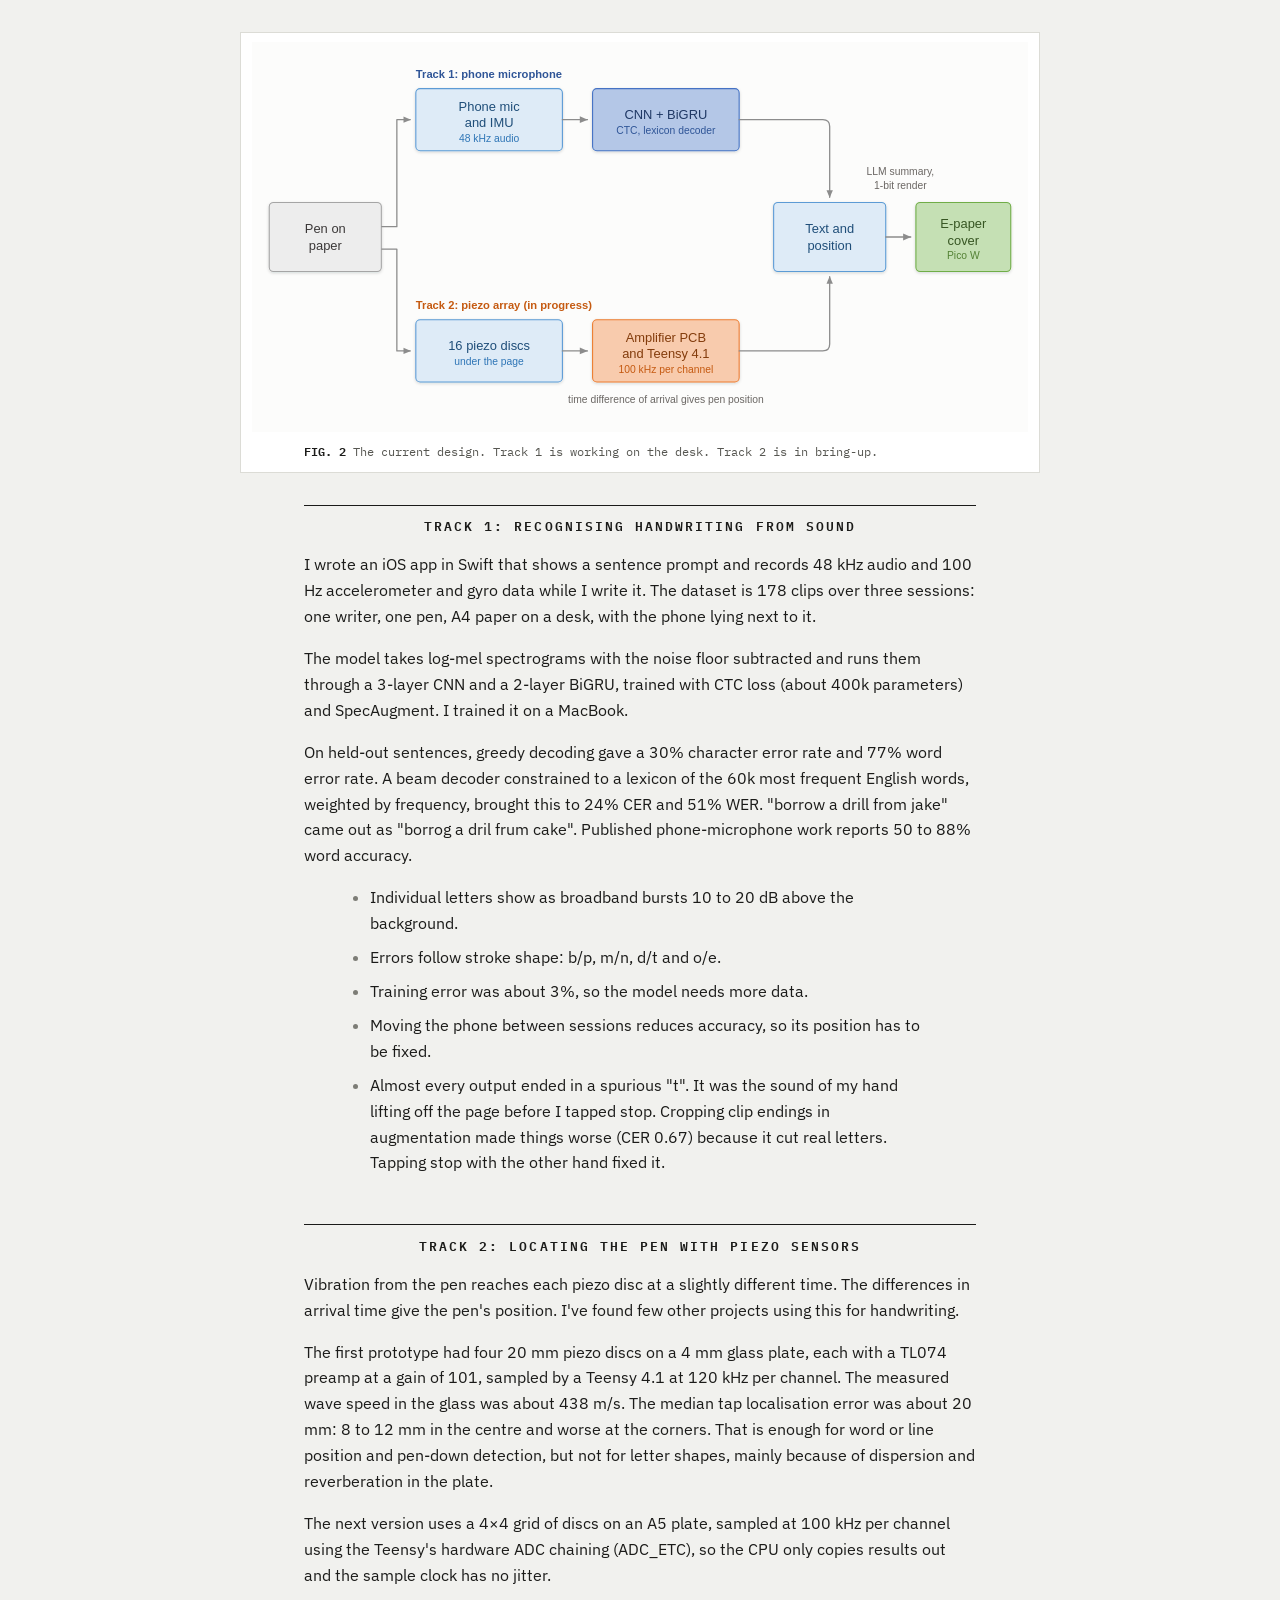
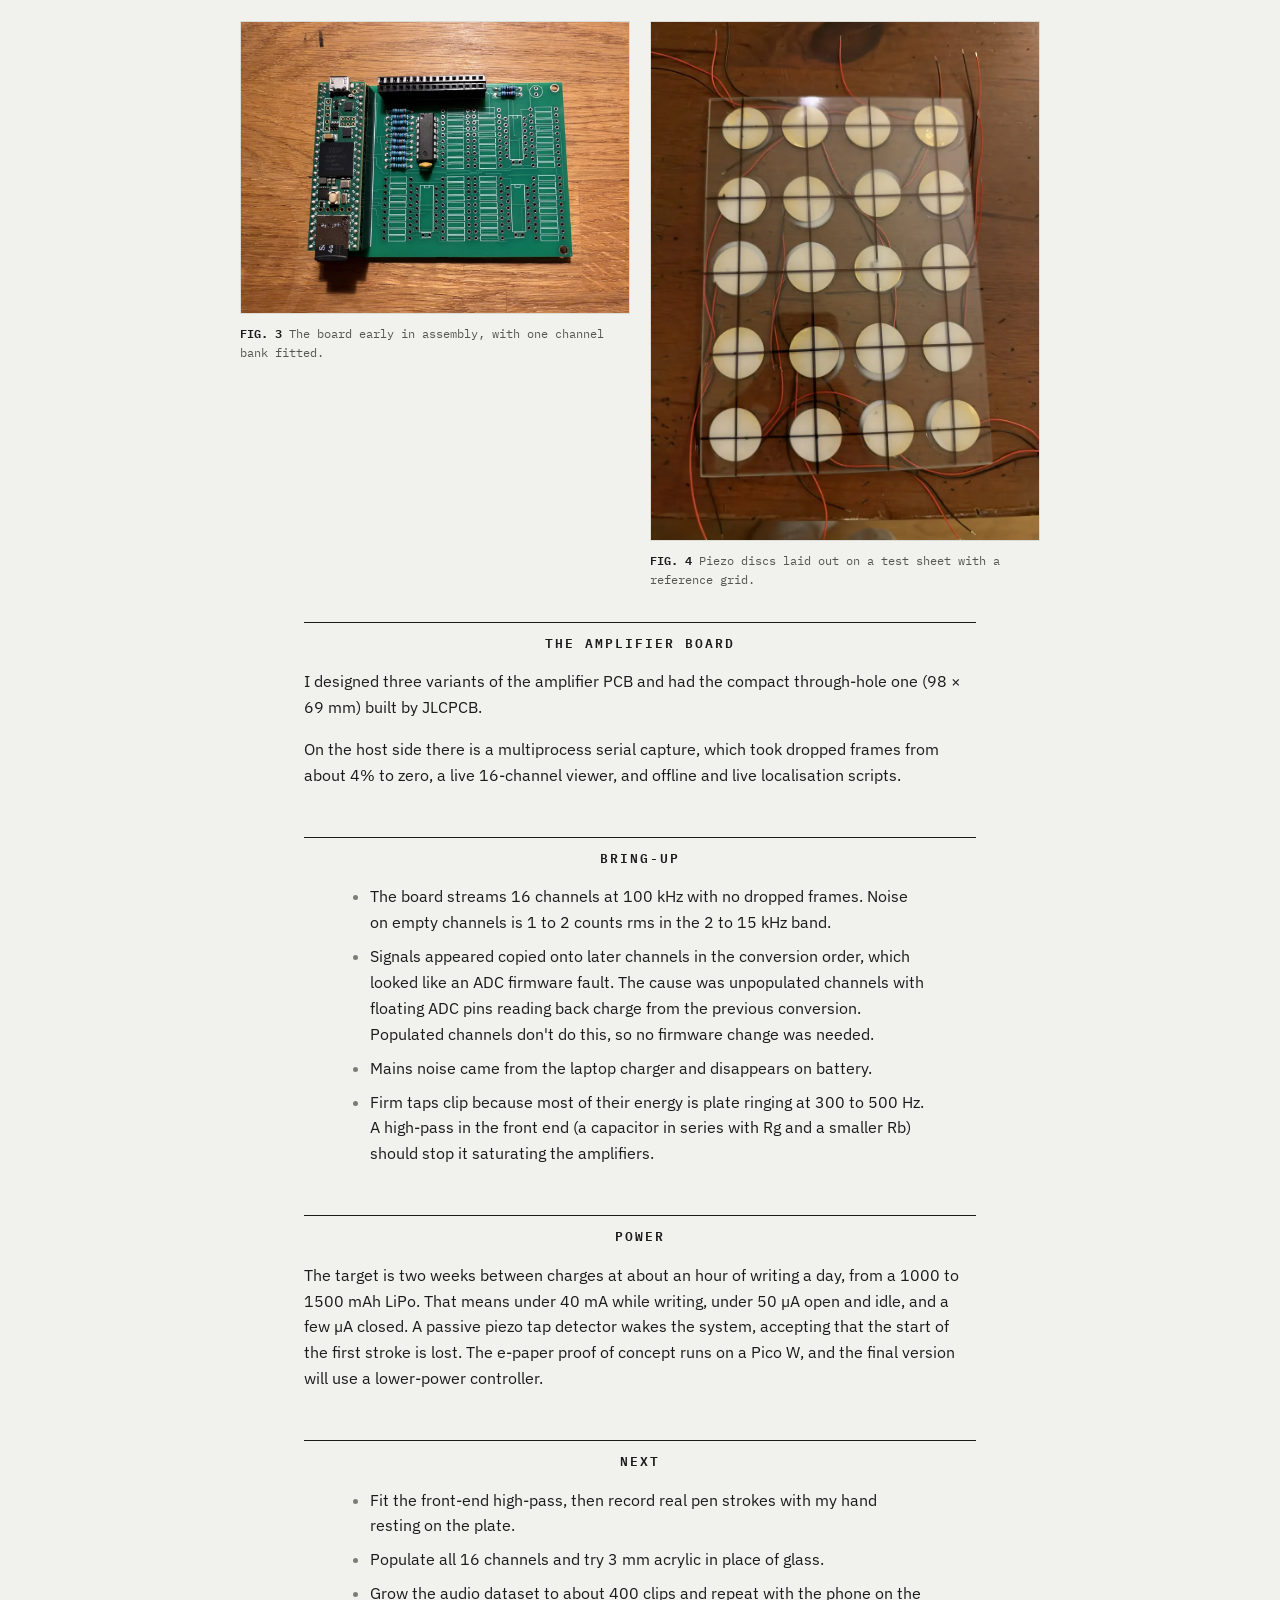
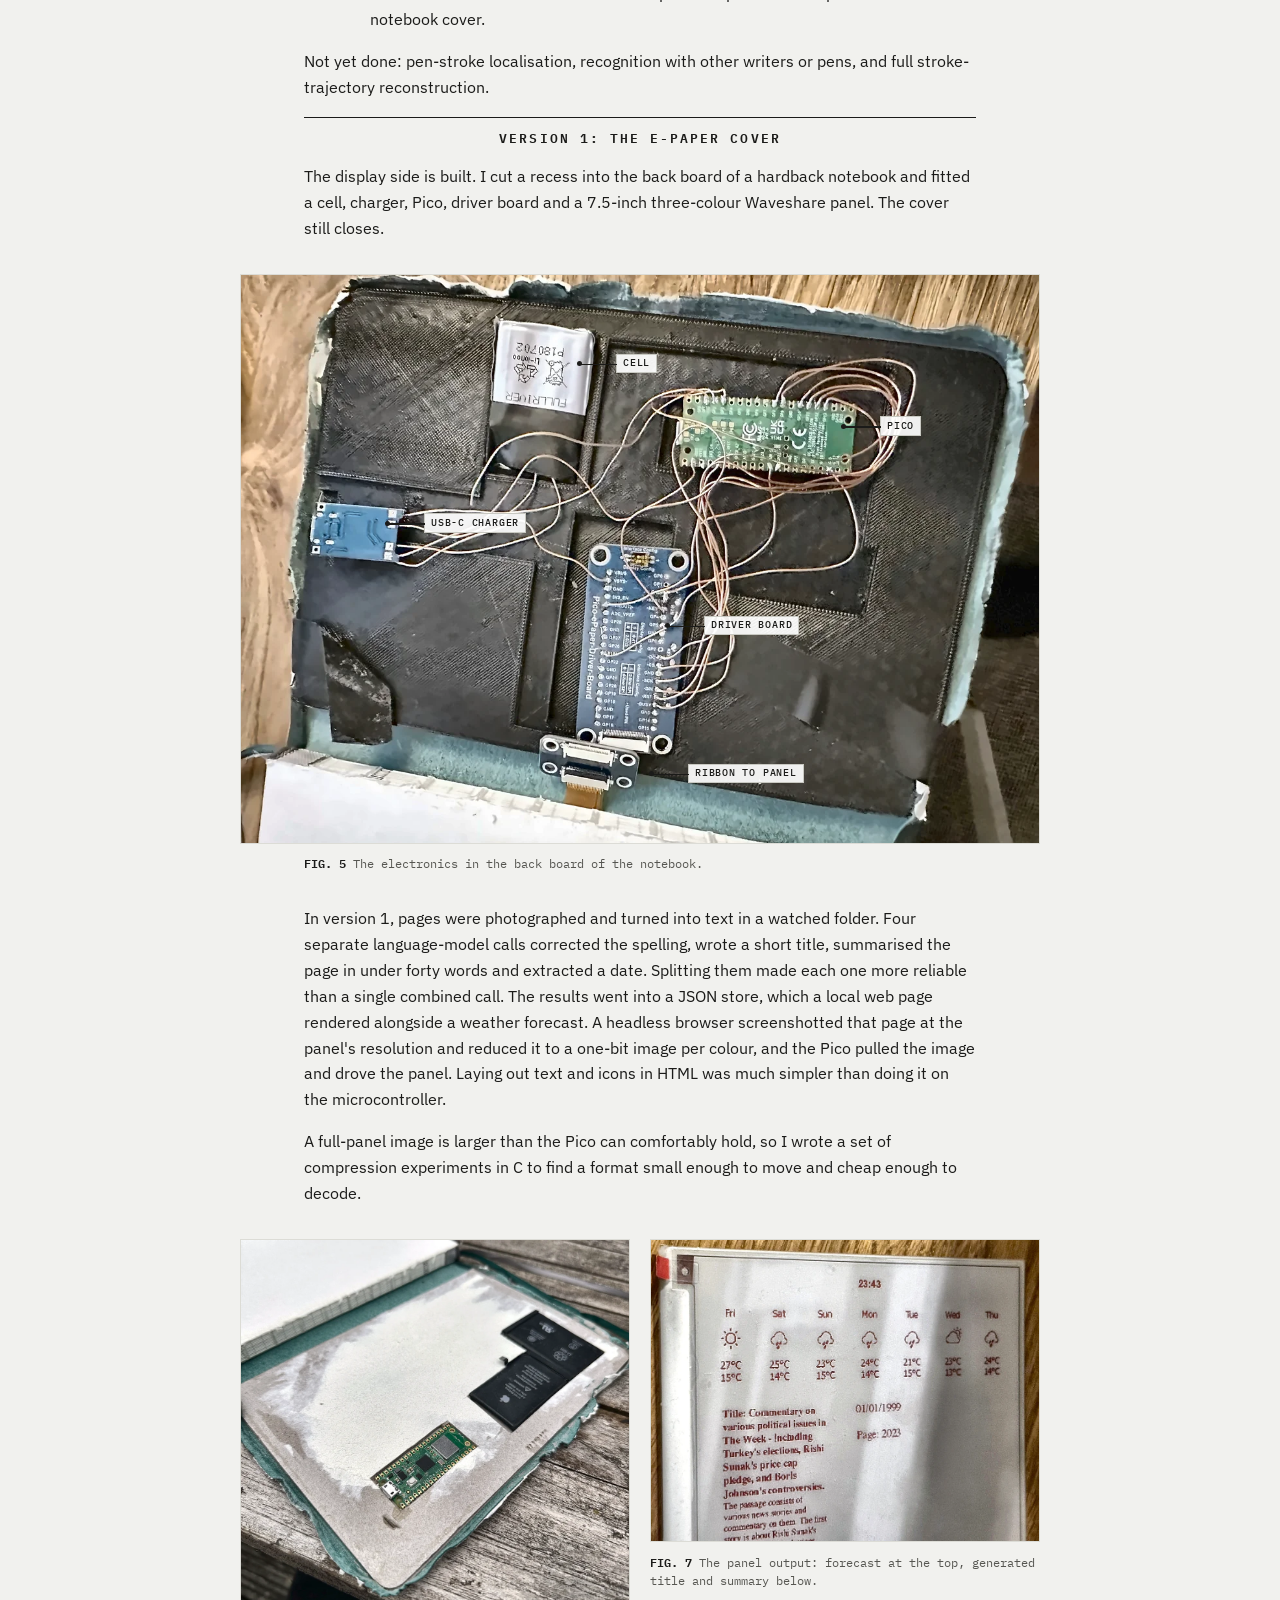
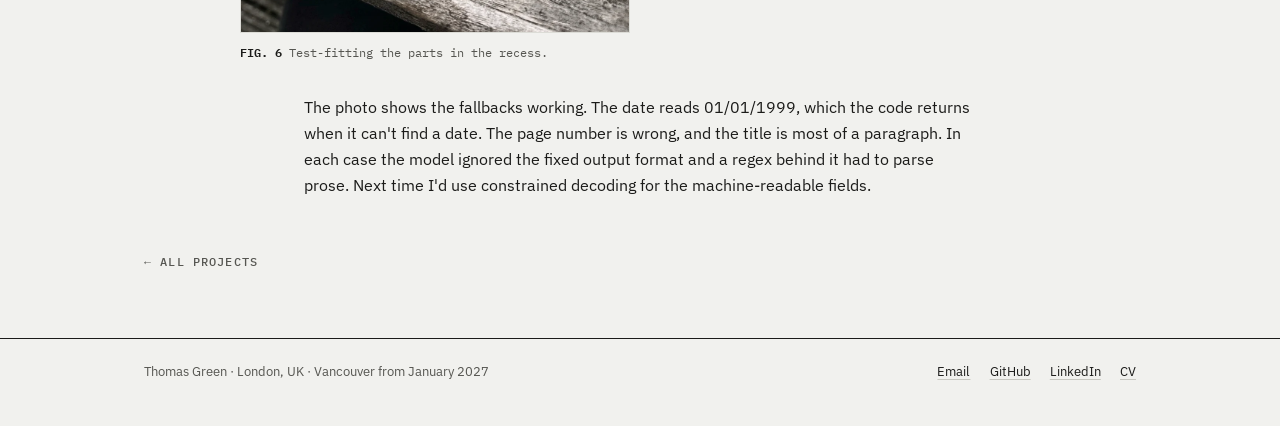
<file: smart-notebook.html>
<!DOCTYPE html>
<html lang="en-GB">
<head>
<meta charset="utf-8">
<meta name="viewport" content="width=device-width, initial-scale=1">
<meta name="theme-color" content="#f1f1ee">
<title>Handwriting capture for a paper notebook - Thomas Green</title>
<meta name="description" content="A paper notebook that captures handwriting with no change to the pen or paper: sound-based recognition, a piezo array with a custom amplifier PCB, and an e-paper cover.">
<meta property="og:title" content="Handwriting capture for a paper notebook - Thomas Green">
<meta property="og:description" content="A paper notebook that captures handwriting with no change to the pen or paper: sound-based recognition, a piezo array with a custom amplifier PCB, and an e-paper cover.">
<meta property="og:type" content="article">
<meta property="og:url" content="https://tgreen-fe.github.io/smart-notebook.html">
<meta property="og:image" content="https://tgreen-fe.github.io/assets/og-card.png">
<meta name="twitter:card" content="summary_large_image">
<link rel="icon" href="favicon.svg" type="image/svg+xml">
<link rel="icon" href="favicon.ico" sizes="32x32">
<link rel="apple-touch-icon" href="apple-touch-icon.png">
<link rel="stylesheet" href="style.css">
</head>
<body>
<a class="skip" href="#main">Skip to content</a>

<header class="top">
  <div class="wrap">
    <a class="brand" href="./">Thomas Green</a>
    <nav class="nav" aria-label="Primary">
      <a href="./#projects">Projects</a>
      <a href="assets/Thomas_Green_CV.pdf">CV</a>
      <a href="./#contact">Contact</a>
    </nav>
  </div>
</header>

<main id="main">
<article>

<div class="wrap proj-head">
  <p class="eyebrow">Embedded systems &middot; In progress</p>
  <h1>Handwriting capture for a paper notebook</h1>
  <p class="lede">I think better on paper, but nothing on a paper page is searchable. I'm building a notebook that turns handwriting into text without changing the pen, the paper or how I write, and shows a summary on an e-paper display in the cover.</p>

  <dl class="meta">
    <div><dt>Context</dt><dd>Personal project</dd></div>
    <div><dt>Role</dt><dd>Sole author, whole system</dd></div>
    <div><dt>Hardware</dt><dd>Teensy 4.1, custom amplifier PCB, piezo discs, Pico W, Waveshare e-paper</dd></div>
    <div><dt>Status</dt><dd>In progress, November 2026</dd></div>
    <div><dt>Code</dt><dd><a href="https://github.com/tgreen-fe/smart-notebook">smart-notebook</a></dd></div>
  </dl>
</div>

<div class="wrap">
  <figure class="bleed plain">
    <img src="assets/img/notebook-pcb-populated.webp"
         alt="A green 16-channel amplifier circuit board on a wooden desk, fully populated with rows of through-hole resistors and four 14-pin amplifier chips, with a Teensy 4.1 microcontroller mounted along its left edge."
         width="1200" height="900">
    <figcaption>The 16-channel piezo amplifier board, hand-soldered, with the
      Teensy 4.1 that samples it.</figcaption>
  </figure>
</div>

<div class="wrap prose">
  <h2>Aim</h2>
  <p>The first version put an e-paper display in the cover and showed
    summaries of recent pages. It worked, but every page had to be
    photographed first. That extra step is the kind of distraction I want the
    notebook to remove. The aim now is technology you don't notice: any pen or
    pencil, ordinary paper, and nothing to do except write.</p>
  <p>Planned features:</p>
  <ul class="tick">
    <li>Swappable paper pads, each labelled when inserted.</li>
    <li>Written commands: <code>##</code> followed by a sentence creates a
      phone reminder, and <code>@</code> creates a calendar entry.</li>
    <li>The e-paper inside cover as a live contents page.</li>
  </ul>
  <p>I'm working on two ways of capturing the writing: recognising it from the
    sound of the pen through a phone microphone, and locating the pen with an
    array of piezo sensors under the page.</p>
</div>

<div class="wrap">
  <figure class="bleed fig-svg">
    <img src="assets/fig/notebook-system.svg"
         alt="System diagram. Pen on paper feeds two capture tracks. Track 1: a phone microphone and IMU feed a CNN and BiGRU model trained with CTC and a lexicon decoder. Track 2, in progress: 16 piezo discs under the page feed an amplifier PCB and a Teensy 4.1 sampling at 100 kHz per channel, using time difference of arrival to find pen position. Both feed text and position, which is summarised by a language model, rendered to a one-bit image and shown on the e-paper cover driven by a Pico W."
         width="900" height="452">
    <figcaption>The current design. Track 1 is working on the desk. Track 2
      is in bring-up.</figcaption>
  </figure>
</div>

<div class="wrap prose">
  <h2>Track 1: recognising handwriting from sound</h2>
  <p>I wrote an iOS app in Swift that shows a sentence prompt and records
    48 kHz audio and 100 Hz accelerometer and gyro data while I write it. The
    dataset is 178 clips over three sessions: one writer, one pen, A4 paper on
    a desk, with the phone lying next to it.</p>
  <p>The model takes log-mel spectrograms with the noise floor subtracted and
    runs them through a 3-layer CNN and a 2-layer BiGRU, trained with CTC loss
    (about 400k parameters) and SpecAugment. I trained it on a MacBook.</p>
  <p>On held-out sentences, greedy decoding gave a 30% character error rate
    and 77% word error rate. A beam decoder constrained to a lexicon of the 60k
    most frequent English words, weighted by frequency, brought this to 24% CER
    and 51% WER. "borrow a drill from jake" came out as "borrog a dril frum
    cake". Published phone-microphone work reports 50 to 88% word
    accuracy.</p>
  <ul class="tick">
    <li>Individual letters show as broadband bursts 10 to 20 dB above the
      background.</li>
    <li>Errors follow stroke shape: b/p, m/n, d/t and o/e.</li>
    <li>Training error was about 3%, so the model needs more data.</li>
    <li>Moving the phone between sessions reduces accuracy, so its position
      has to be fixed.</li>
    <li>Almost every output ended in a spurious "t". It was the sound of my
      hand lifting off the page before I tapped stop. Cropping clip endings
      in augmentation made things worse (CER 0.67) because it cut real
      letters. Tapping stop with the other hand fixed it.</li>
  </ul>

  <h2>Track 2: locating the pen with piezo sensors</h2>
  <p>Vibration from the pen reaches each piezo disc at a slightly different
    time. The differences in arrival time give the pen's position. I've found
    few other projects using this for handwriting.</p>
  <p>The first prototype had four 20 mm piezo discs on a 4 mm glass plate,
    each with a TL074 preamp at a gain of 101, sampled by a Teensy 4.1 at
    120 kHz per channel. The measured wave speed in the glass was about
    438 m/s. The median tap localisation error was about 20 mm: 8 to 12 mm in
    the centre and worse at the corners. That is enough for word or line
    position and pen-down detection, but not for letter shapes, mainly because
    of dispersion and reverberation in the plate.</p>
  <p>The next version uses a 4&times;4 grid of discs on an A5 plate, sampled
    at 100 kHz per channel using the Teensy's hardware ADC chaining
    (ADC_ETC), so the CPU only copies results out and the sample clock has no
    jitter.</p>
</div>

<div class="wrap">
  <div class="media-row">
    <figure>
      <img src="assets/img/notebook-pcb-bare.webp" loading="lazy"
           alt="The amplifier board early in assembly: the Teensy 4.1 and one amplifier chip fitted with a single bank of resistors, and the rest of the board's pads and silkscreen outlines still empty."
           width="1200" height="900">
      <figcaption>The board early in assembly, with one channel bank
        fitted.</figcaption>
    </figure>
    <figure>
      <img src="assets/img/notebook-piezo-sheet.webp" loading="lazy"
           alt="A clear sheet on a wooden table with piezo discs laid out in rows under a ruled reference grid, red and black wires running off its edges."
           width="900" height="1200">
      <figcaption>Piezo discs laid out on a test sheet with a reference
        grid.</figcaption>
    </figure>
  </div>
</div>

<div class="wrap prose">
  <h2>The amplifier board</h2>
  <p>I designed three variants of the amplifier PCB and had the compact
    through-hole one (98 &times; 69 mm) built by JLCPCB.</p>
  <p>On the host side there is a multiprocess serial capture, which took
    dropped frames from about 4% to zero, a live 16-channel viewer, and
    offline and live localisation scripts.</p>

  <h2>Bring-up</h2>
  <ul class="tick">
    <li>The board streams 16 channels at 100 kHz with no dropped frames.
      Noise on empty channels is 1 to 2 counts rms in the 2 to 15 kHz
      band.</li>
    <li>Signals appeared copied onto later channels in the conversion order,
      which looked like an ADC firmware fault. The cause was unpopulated
      channels with floating ADC pins reading back charge from the previous
      conversion. Populated channels don't do this, so no firmware change was
      needed.</li>
    <li>Mains noise came from the laptop charger and disappears on
      battery.</li>
    <li>Firm taps clip because most of their energy is plate ringing at 300 to
      500 Hz. A high-pass in the front end (a capacitor in series with Rg and
      a smaller Rb) should stop it saturating the amplifiers.</li>
  </ul>

  <h2>Power</h2>
  <p>The target is two weeks between charges at about an hour of writing a
    day, from a 1000 to 1500 mAh LiPo. That means under 40 mA while writing,
    under 50 &micro;A open and idle, and a few &micro;A closed. A passive
    piezo tap detector wakes the system, accepting that the start of the first
    stroke is lost. The e-paper proof of concept runs on a Pico W, and the
    final version will use a lower-power controller.</p>

  <h2>Next</h2>
  <ul class="tick">
    <li>Fit the front-end high-pass, then record real pen strokes with my hand
      resting on the plate.</li>
    <li>Populate all 16 channels and try 3 mm acrylic in place of glass.</li>
    <li>Grow the audio dataset to about 400 clips and repeat with the phone on
      the notebook cover.</li>
  </ul>
  <p>Not yet done: pen-stroke localisation, recognition with other writers or
    pens, and full stroke-trajectory reconstruction.</p>
</div>

<div class="wrap prose">
  <h2>Version 1: the e-paper cover</h2>
  <p>The display side is built. I cut a recess into the back board of a
    hardback notebook and fitted a cell, charger, Pico, driver board and a
    7.5-inch three-colour Waveshare panel. The cover still closes.</p>
</div>

<div class="wrap">
  <figure class="bleed plain">
    <div class="callout-wrap">
      <img src="assets/img/notebook-internals.webp" loading="lazy"
           alt="The inside back cover of a hardback notebook, hollowed out and lined with black moulded trays. Set into it are a lithium-polymer pouch cell, a small blue charging module, a Raspberry Pi Pico and a Pico e-paper driver board, wired with fine enamelled copper wire, with a ribbon cable running out to the display." width="1230" height="875">
      <span class="callout l" style="left:47%; top:14%">Cell</span>
      <span class="callout l" style="left:80%; top:25%">Pico</span>
      <span class="callout l" style="left:23%; top:42%">USB-C charger</span>
      <span class="callout l" style="left:58%; top:60%">Driver board</span>
      <span class="callout l" style="left:56%; top:86%">Ribbon to panel</span>
    </div>
    <figcaption>The electronics in the back board of the
      notebook.</figcaption>
  </figure>
</div>

<div class="wrap prose">
  <p>In version 1, pages were photographed and turned into text in a watched
    folder. Four separate language-model calls corrected the spelling,
    wrote a short title, summarised the page in under forty words and
    extracted a date. Splitting them made each one more reliable than a single
    combined call. The results went into a JSON store, which a local web page
    rendered alongside a weather forecast. A headless browser screenshotted
    that page at the panel's resolution and reduced it to a one-bit image per
    colour, and the Pico pulled the image and drove the panel. Laying out text
    and icons in HTML was much simpler than doing it on the
    microcontroller.</p>
  <p>A full-panel image is larger than the Pico can comfortably hold, so I
    wrote a set of compression experiments in C to find a format small enough
    to move and cheap enough to decode.</p>
</div>

<div class="wrap">
  <div class="media-row">
    <figure>
      <img src="assets/img/notebook-build.webp" loading="lazy"
           alt="An early build stage on a weathered wooden bench: the notebook's board covers split open and hollowed, with filler smoothed into the recess, and a Raspberry Pi Pico and two flat battery cells laid in place to check they fit."
           width="1050" height="1060">
      <figcaption>Test-fitting the parts in the recess.</figcaption>
    </figure>
    <figure>
      <img src="assets/img/notebook-display.webp" loading="lazy"
           alt="The e-paper display in the notebook cover, showing a seven-day weather forecast in red across the top with icons and temperatures, and below it a generated title and summary paragraph about recent news, with a date and page number in the margin."
           width="922" height="715">
      <figcaption>The panel output: forecast at the top, generated title and
        summary below.</figcaption>
    </figure>
  </div>
</div>

<div class="wrap prose">
  <p>The photo shows the fallbacks working. The date reads 01/01/1999, which
    the code returns when it can't find a date. The page number is wrong, and
    the title is most of a paragraph. In each case the model ignored the fixed
    output format and a regex behind it had to parse prose. Next time I'd use
    constrained decoding for the machine-readable fields.</p>

  <a class="back" href="./#projects">&larr; All projects</a>
</div>

</article>
</main>

<footer class="site-foot">
  <div class="wrap">
    <span>Thomas Green &middot; London, UK &middot; Vancouver from January 2027</span>
    <span class="set">
      <a href="mailto:tbbgreen@gmail.com">Email</a>
      <a href="https://github.com/tgreen-fe">GitHub</a>
      <a href="https://linkedin.com/in/tbbgreen">LinkedIn</a>
      <a href="assets/Thomas_Green_CV.pdf">CV</a>
    </span>
  </div>
</footer>

</body>
</html>
</file>
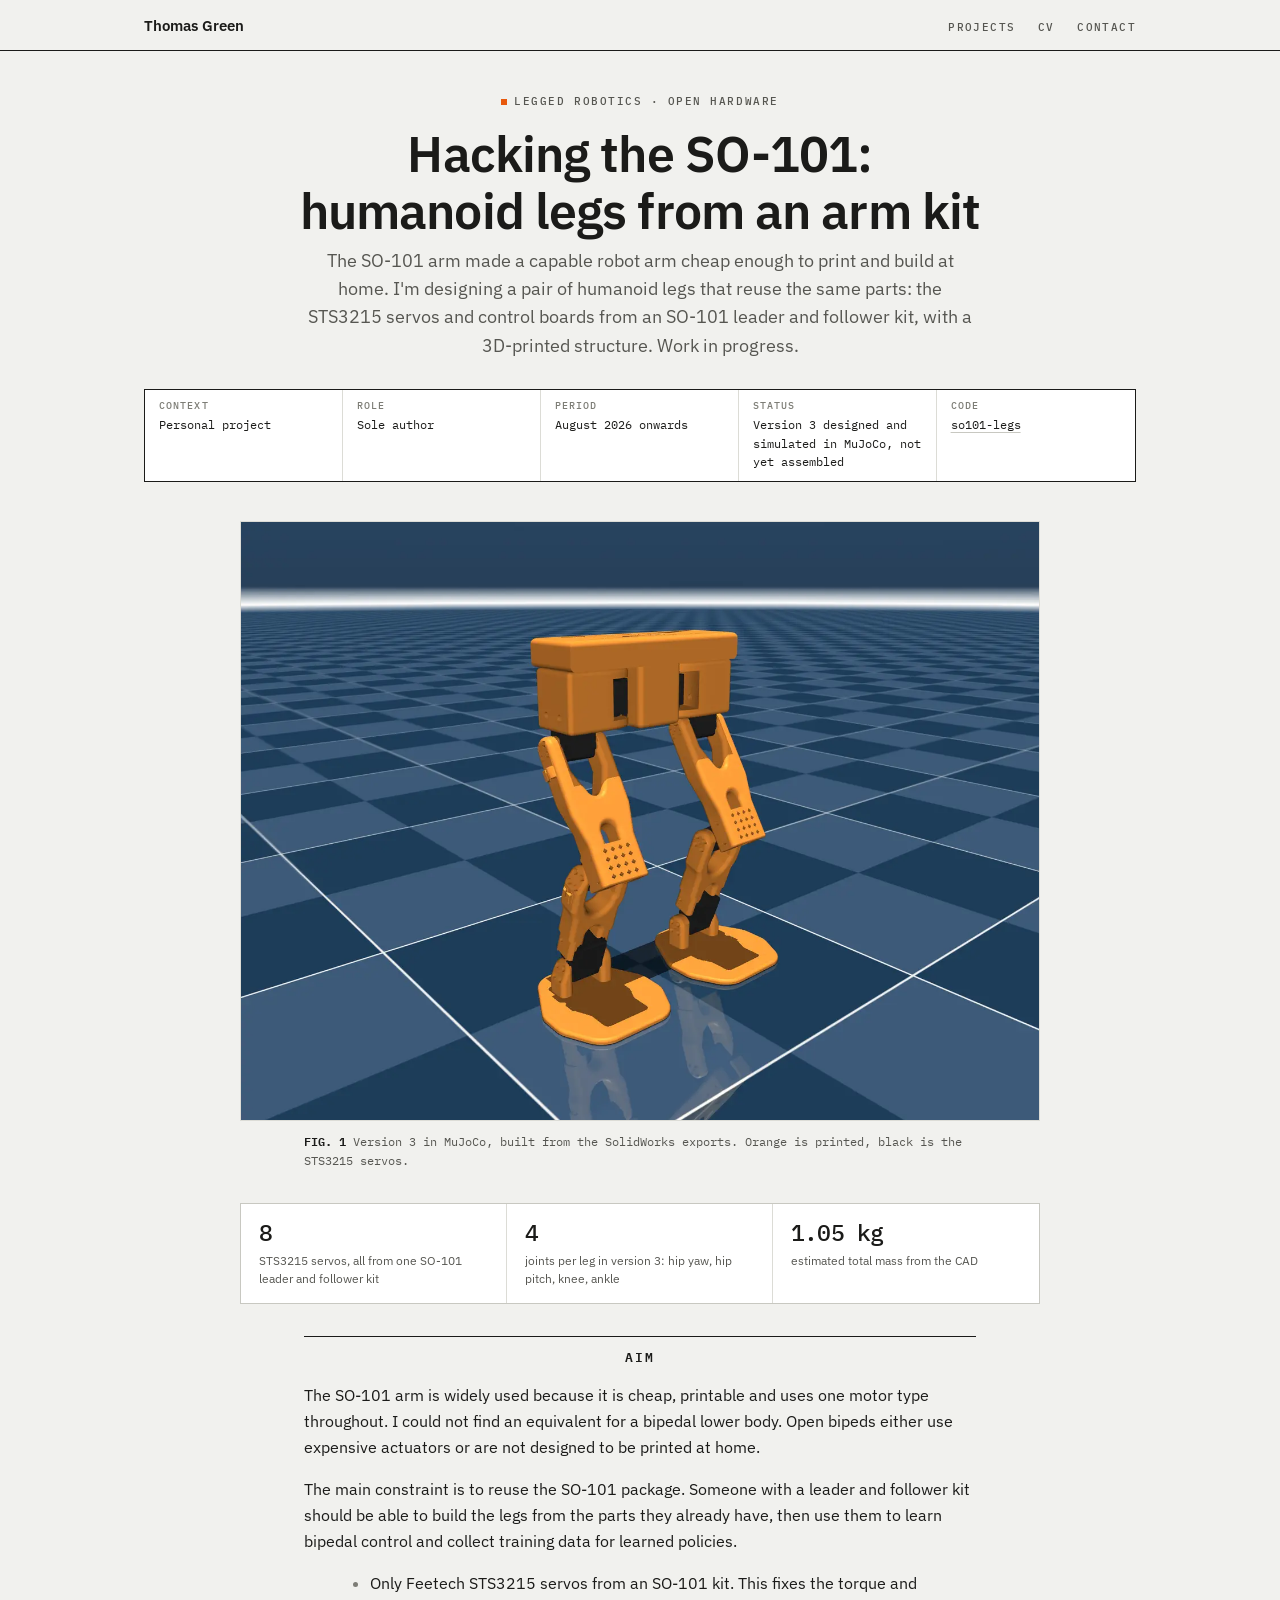
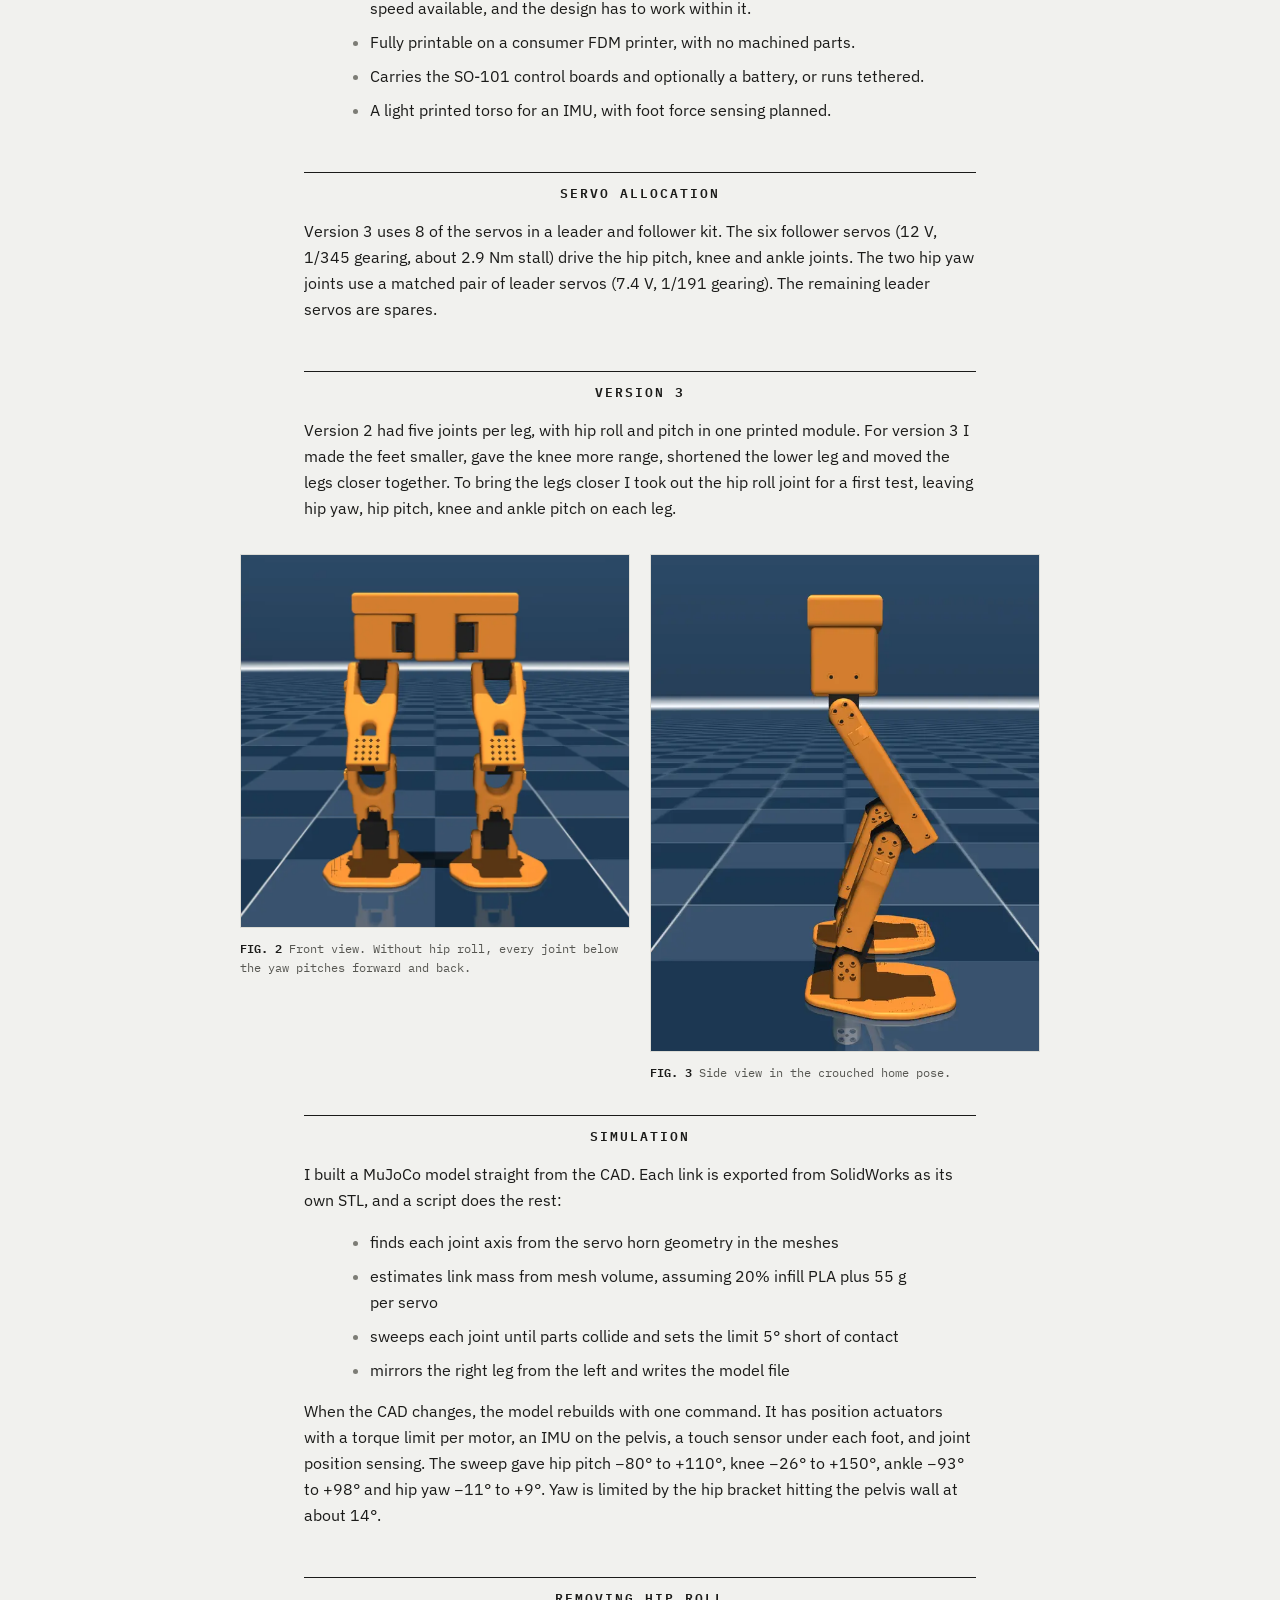
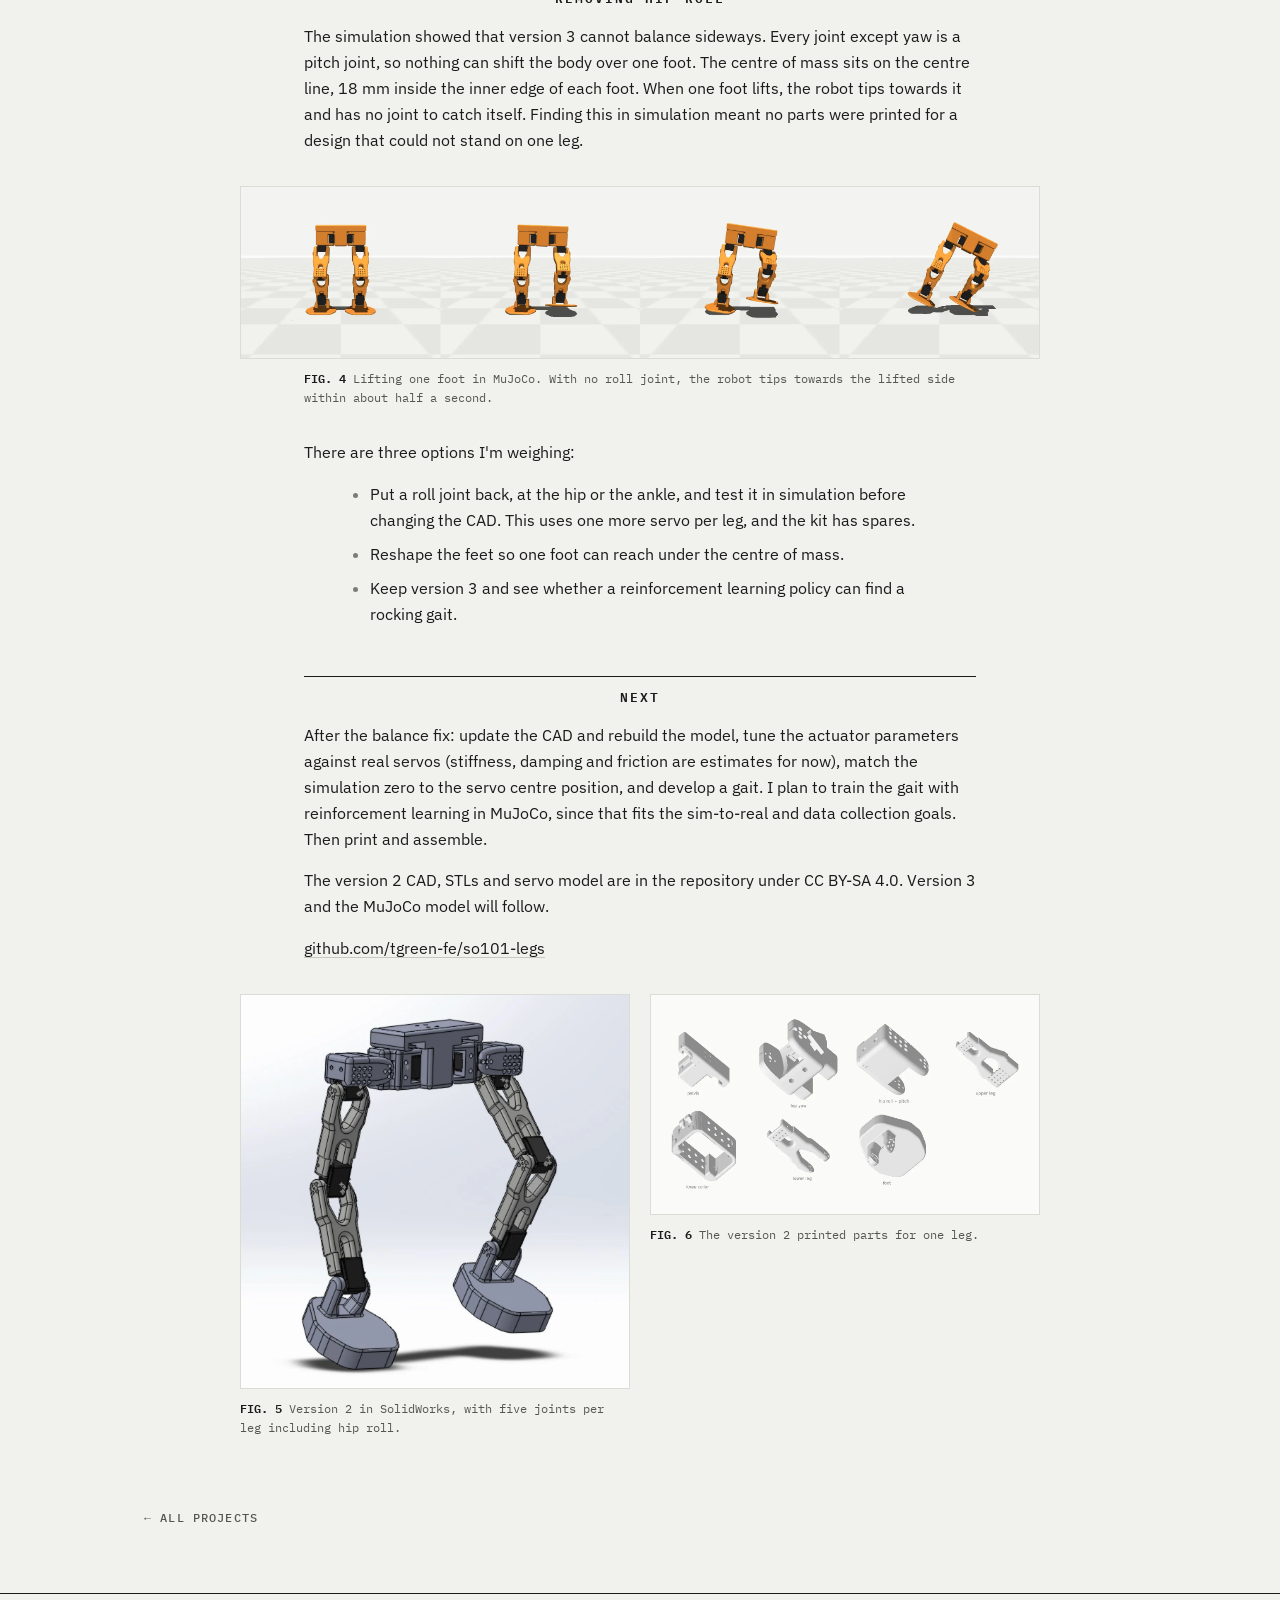
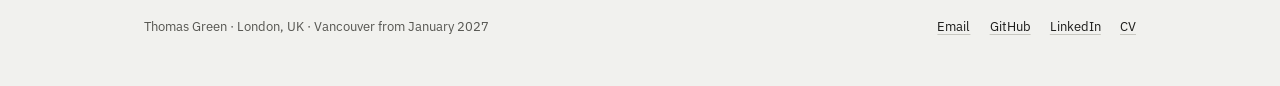
<file: so101-legs.html>
<!DOCTYPE html>
<html lang="en-GB">
<head>
<meta charset="utf-8">
<meta name="viewport" content="width=device-width, initial-scale=1">
<meta name="theme-color" content="#f1f1ee">
<title>Hacking the SO-101: humanoid legs from an arm kit - Thomas Green</title>
<meta name="description" content="Humanoid legs that reuse the servos and boards from an SO-101 arm kit, with a printed structure. Version 3 designed and simulated in MuJoCo.">
<meta property="og:title" content="Hacking the SO-101: humanoid legs from an arm kit - Thomas Green">
<meta property="og:description" content="Humanoid legs that reuse the servos and boards from an SO-101 arm kit, with a printed structure. Version 3 designed and simulated in MuJoCo.">
<meta property="og:type" content="article">
<meta property="og:url" content="https://tgreen-fe.github.io/so101-legs.html">
<meta property="og:image" content="https://tgreen-fe.github.io/assets/og-card.png">
<meta name="twitter:card" content="summary_large_image">
<link rel="icon" href="favicon.svg" type="image/svg+xml">
<link rel="icon" href="favicon.ico" sizes="32x32">
<link rel="apple-touch-icon" href="apple-touch-icon.png">
<link rel="stylesheet" href="style.css">
</head>
<body>
<a class="skip" href="#main">Skip to content</a>

<header class="top">
  <div class="wrap">
    <a class="brand" href="./">Thomas Green</a>
    <nav class="nav" aria-label="Primary">
      <a href="./#projects">Projects</a>
      <a href="assets/Thomas_Green_CV.pdf">CV</a>
      <a href="./#contact">Contact</a>
    </nav>
  </div>
</header>

<main id="main">
<article>

<div class="wrap proj-head">
  <p class="eyebrow">Legged robotics &middot; Open hardware</p>
  <h1>Hacking the SO-101: humanoid legs from an arm kit</h1>
  <p class="lede">The SO-101 arm made a capable robot arm cheap enough to print and build at home. I'm designing a pair of humanoid legs that reuse the same parts: the STS3215 servos and control boards from an SO-101 leader and follower kit, with a 3D-printed structure. Work in progress.</p>

  <dl class="meta">
    <div><dt>Context</dt><dd>Personal project</dd></div>
    <div><dt>Role</dt><dd>Sole author</dd></div>
    <div><dt>Period</dt><dd>August 2026 onwards</dd></div>
    <div><dt>Status</dt><dd>Version 3 designed and simulated in MuJoCo, not yet assembled</dd></div>
    <div><dt>Code</dt><dd><a href="https://github.com/tgreen-fe/so101-legs">so101-legs</a></dd></div>
  </dl>
</div>

<div class="wrap">
  <figure class="bleed plain">
    <img src="assets/img/so101-legs-v3-iso.webp"
         alt="MuJoCo render of the version 3 legs standing on a checked floor: an orange printed pelvis box carrying two legs, each with a black STS3215 servo at the hip, knee and ankle, on flat orange feet."
         width="1400" height="1050">
    <figcaption>Version 3 in MuJoCo, built from the SolidWorks exports. Orange
      is printed, black is the STS3215 servos.</figcaption>
  </figure>

  <div class="stats">
    <div><span class="v">8</span><span class="k">STS3215 servos, all from one SO-101 leader and follower kit</span></div>
    <div><span class="v">4</span><span class="k">joints per leg in version 3: hip yaw, hip pitch, knee, ankle</span></div>
    <div><span class="v">1.05 kg</span><span class="k">estimated total mass from the CAD</span></div>
  </div>
</div>

<div class="wrap prose">

  <h2>Aim</h2>
  <p>The SO-101 arm is widely used because it is cheap, printable and uses
    one motor type throughout. I could not find an equivalent for a bipedal
    lower body. Open bipeds either use expensive actuators or are not
    designed to be printed at home.</p>
  <p>The main constraint is to reuse the SO-101 package. Someone with a
    leader and follower kit should be able to build the legs from the parts
    they already have, then use them to learn bipedal control and collect
    training data for learned policies.</p>
  <ul class="tick">
    <li>Only Feetech STS3215 servos from an SO-101 kit. This fixes the torque
      and speed available, and the design has to work within it.</li>
    <li>Fully printable on a consumer FDM printer, with no machined
      parts.</li>
    <li>Carries the SO-101 control boards and optionally a battery, or runs
      tethered.</li>
    <li>A light printed torso for an IMU, with foot force sensing
      planned.</li>
  </ul>

  <h2>Servo allocation</h2>
  <p>Version 3 uses 8 of the servos in a leader and follower kit. The six
    follower servos (12 V, 1/345 gearing, about 2.9 Nm stall) drive the hip
    pitch, knee and ankle joints. The two hip yaw joints use a matched pair of
    leader servos (7.4 V, 1/191 gearing). The
    remaining leader servos are spares.</p>

  <h2>Version 3</h2>
  <p>Version 2 had five joints per leg, with hip roll and pitch in one printed
    module. For version 3 I made the feet smaller, gave the knee more range,
    shortened the lower leg and moved the legs closer together. To bring the
    legs closer I took out the hip roll joint for a first test, leaving hip
    yaw, hip pitch, knee and ankle pitch on each leg.</p>
</div>

<div class="wrap">
  <div class="media-row">
    <figure>
      <img src="assets/img/so101-legs-v3-front.webp" loading="lazy"
           alt="Front view of the version 3 legs in MuJoCo. The pelvis box holds the two hip yaw servos, and each leg has servos at the hip, knee and ankle, all pitching forward and back."
           width="800" height="767">
      <figcaption>Front view. Without hip roll, every joint below the yaw
        pitches forward and back.</figcaption>
    </figure>
    <figure>
      <img src="assets/img/so101-legs-v3-side.webp" loading="lazy"
           alt="Side view of the version 3 legs in MuJoCo in a crouched pose, with the hip, knee and ankle bent."
           width="626" height="800">
      <figcaption>Side view in the crouched home pose.</figcaption>
    </figure>
  </div>
</div>

<div class="wrap prose">

  <h2>Simulation</h2>
  <p>I built a MuJoCo model straight from the CAD. Each link is exported from
    SolidWorks as its own STL, and a script does the rest:</p>
  <ul class="tick">
    <li>finds each joint axis from the servo horn geometry in the
      meshes</li>
    <li>estimates link mass from mesh volume, assuming 20% infill PLA plus
      55 g per servo</li>
    <li>sweeps each joint until parts collide and sets the limit 5&deg; short
      of contact</li>
    <li>mirrors the right leg from the left and writes the model file</li>
  </ul>
  <p>When the CAD changes, the model rebuilds with one command. It has
    position actuators with a torque limit per motor, an IMU on the pelvis, a
    touch sensor under each foot, and joint position sensing. The sweep gave
    hip pitch &minus;80&deg; to +110&deg;, knee &minus;26&deg; to +150&deg;,
    ankle &minus;93&deg; to +98&deg; and hip yaw &minus;11&deg; to +9&deg;.
    Yaw is limited by the hip bracket hitting the pelvis wall at about
    14&deg;.</p>

  <h2>Removing hip roll</h2>
  <p>The simulation showed that version 3 cannot balance sideways. Every joint
    except yaw is a pitch joint, so nothing can shift the body over one foot.
    The centre of mass sits on the centre line, 18 mm inside the inner edge of
    each foot. When one foot lifts, the robot tips towards it and has no joint
    to catch itself. Finding this in simulation meant no parts were printed
    for a design that could not stand on one leg.</p>
</div>

<div class="wrap">
  <figure class="bleed plain">
    <img src="assets/img/so101-legs-v3-tip.webp" loading="lazy"
         alt="Four frames from a MuJoCo run. The legs stand level, then the left foot lifts off the floor, and the pelvis tilts and the robot tips towards the lifted side."
         width="2800" height="600">
    <figcaption>Lifting one foot in MuJoCo. With no roll joint, the robot tips
      towards the lifted side within about half a second.</figcaption>
  </figure>
</div>

<div class="wrap prose">
  <p>There are three options I'm weighing:</p>
  <ul class="tick">
    <li>Put a roll joint back, at the hip or the ankle, and test it in
      simulation before changing the CAD. This uses one more servo per leg,
      and the kit has spares.</li>
    <li>Reshape the feet so one foot can reach under the centre of
      mass.</li>
    <li>Keep version 3 and see whether a reinforcement learning policy can
      find a rocking gait.</li>
  </ul>

  <h2>Next</h2>
  <p>After the balance fix: update the CAD and rebuild the model, tune the
    actuator parameters against real servos (stiffness, damping and friction
    are estimates for now), match the simulation zero to the servo centre
    position, and develop a gait. I plan to train the gait with reinforcement
    learning in MuJoCo, since that fits the sim-to-real and data collection
    goals. Then print and assemble.</p>
  <p>The version 2 CAD, STLs and servo model are in the repository under
    CC&nbsp;BY-SA&nbsp;4.0. Version 3 and the MuJoCo model will follow.</p>
  <p><a href="https://github.com/tgreen-fe/so101-legs">github.com/tgreen-fe/so101-legs</a></p>
</div>

<div class="wrap">
  <div class="media-row">
    <figure>
      <img src="assets/img/so101-legs-render.webp" loading="lazy"
           alt="SolidWorks render of the version 2 leg assembly: a pelvis block carrying two hip modules, two legs with a servo at each of the five joints, standing on flat oval feet."
           width="1098" height="1110">
      <figcaption>Version 2 in SolidWorks, with five joints per leg including
        hip roll.</figcaption>
    </figure>
    <figure>
      <img src="assets/img/so101-legs-parts.webp" loading="lazy"
           alt="Render of the version 2 printed parts for one leg laid out on a grid: pelvis, hip yaw, combined hip roll and pitch module, upper leg, knee collar, lower leg and foot."
           width="1440" height="810">
      <figcaption>The version 2 printed parts for one leg.</figcaption>
    </figure>
  </div>
</div>

<div class="wrap prose">
  <a class="back" href="./#projects">&larr; All projects</a>
</div>

</article>
</main>

<footer class="site-foot">
  <div class="wrap">
    <span>Thomas Green &middot; London, UK &middot; Vancouver from January 2027</span>
    <span class="set">
      <a href="mailto:tbbgreen@gmail.com">Email</a>
      <a href="https://github.com/tgreen-fe">GitHub</a>
      <a href="https://linkedin.com/in/tbbgreen">LinkedIn</a>
      <a href="assets/Thomas_Green_CV.pdf">CV</a>
    </span>
  </div>
</footer>
</body>
</html>
</file>
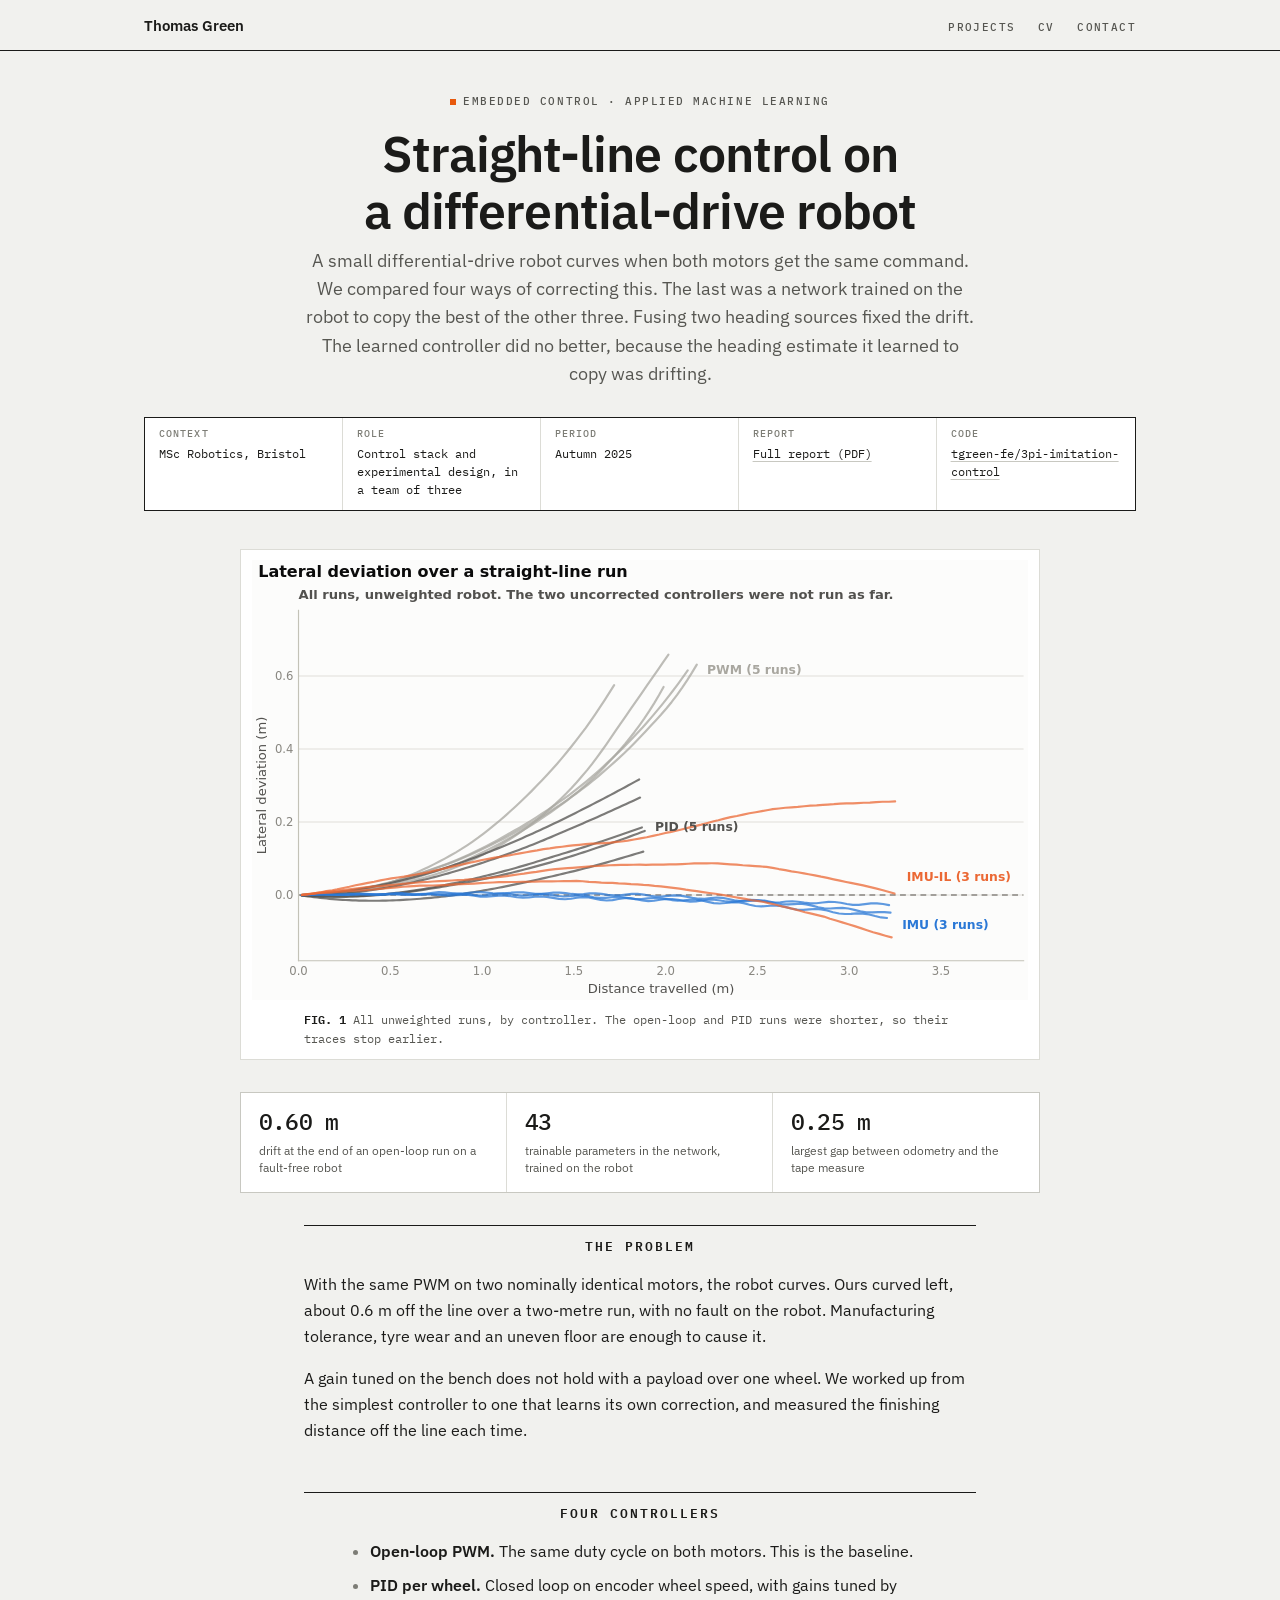
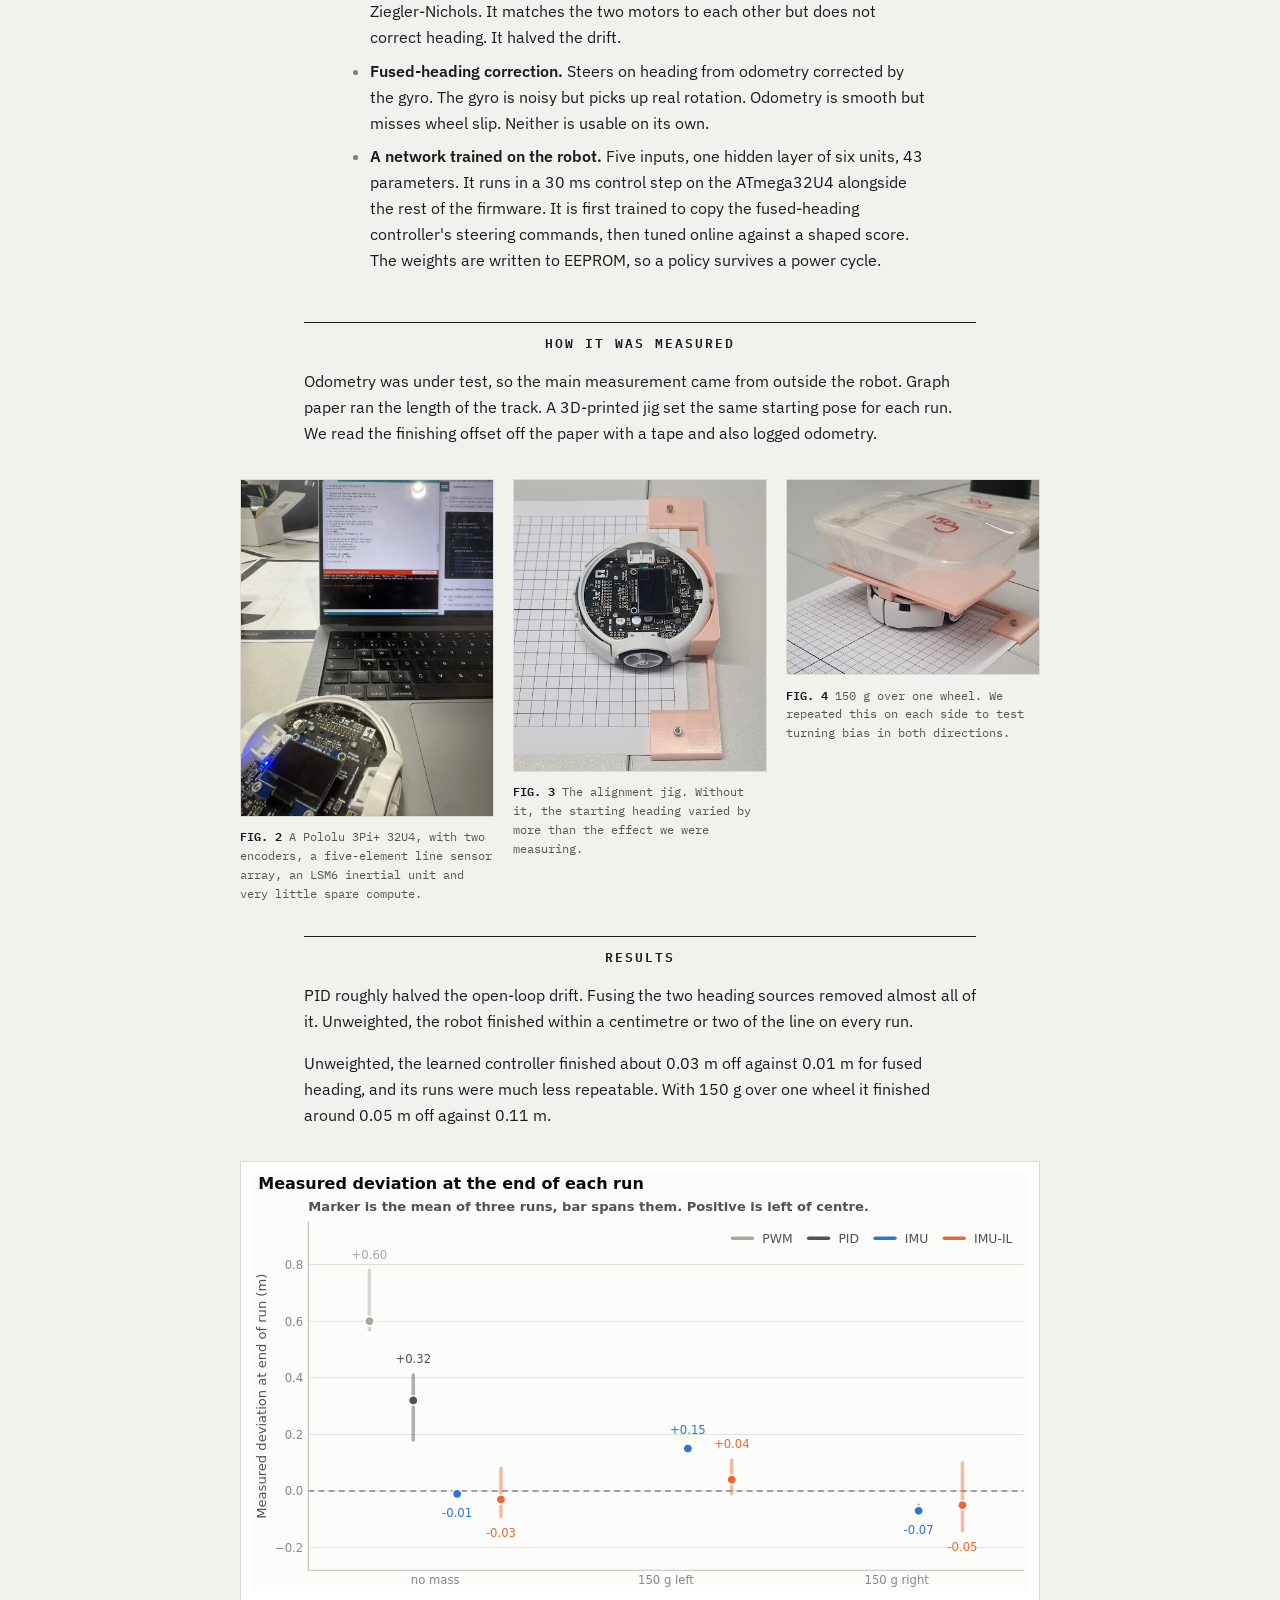
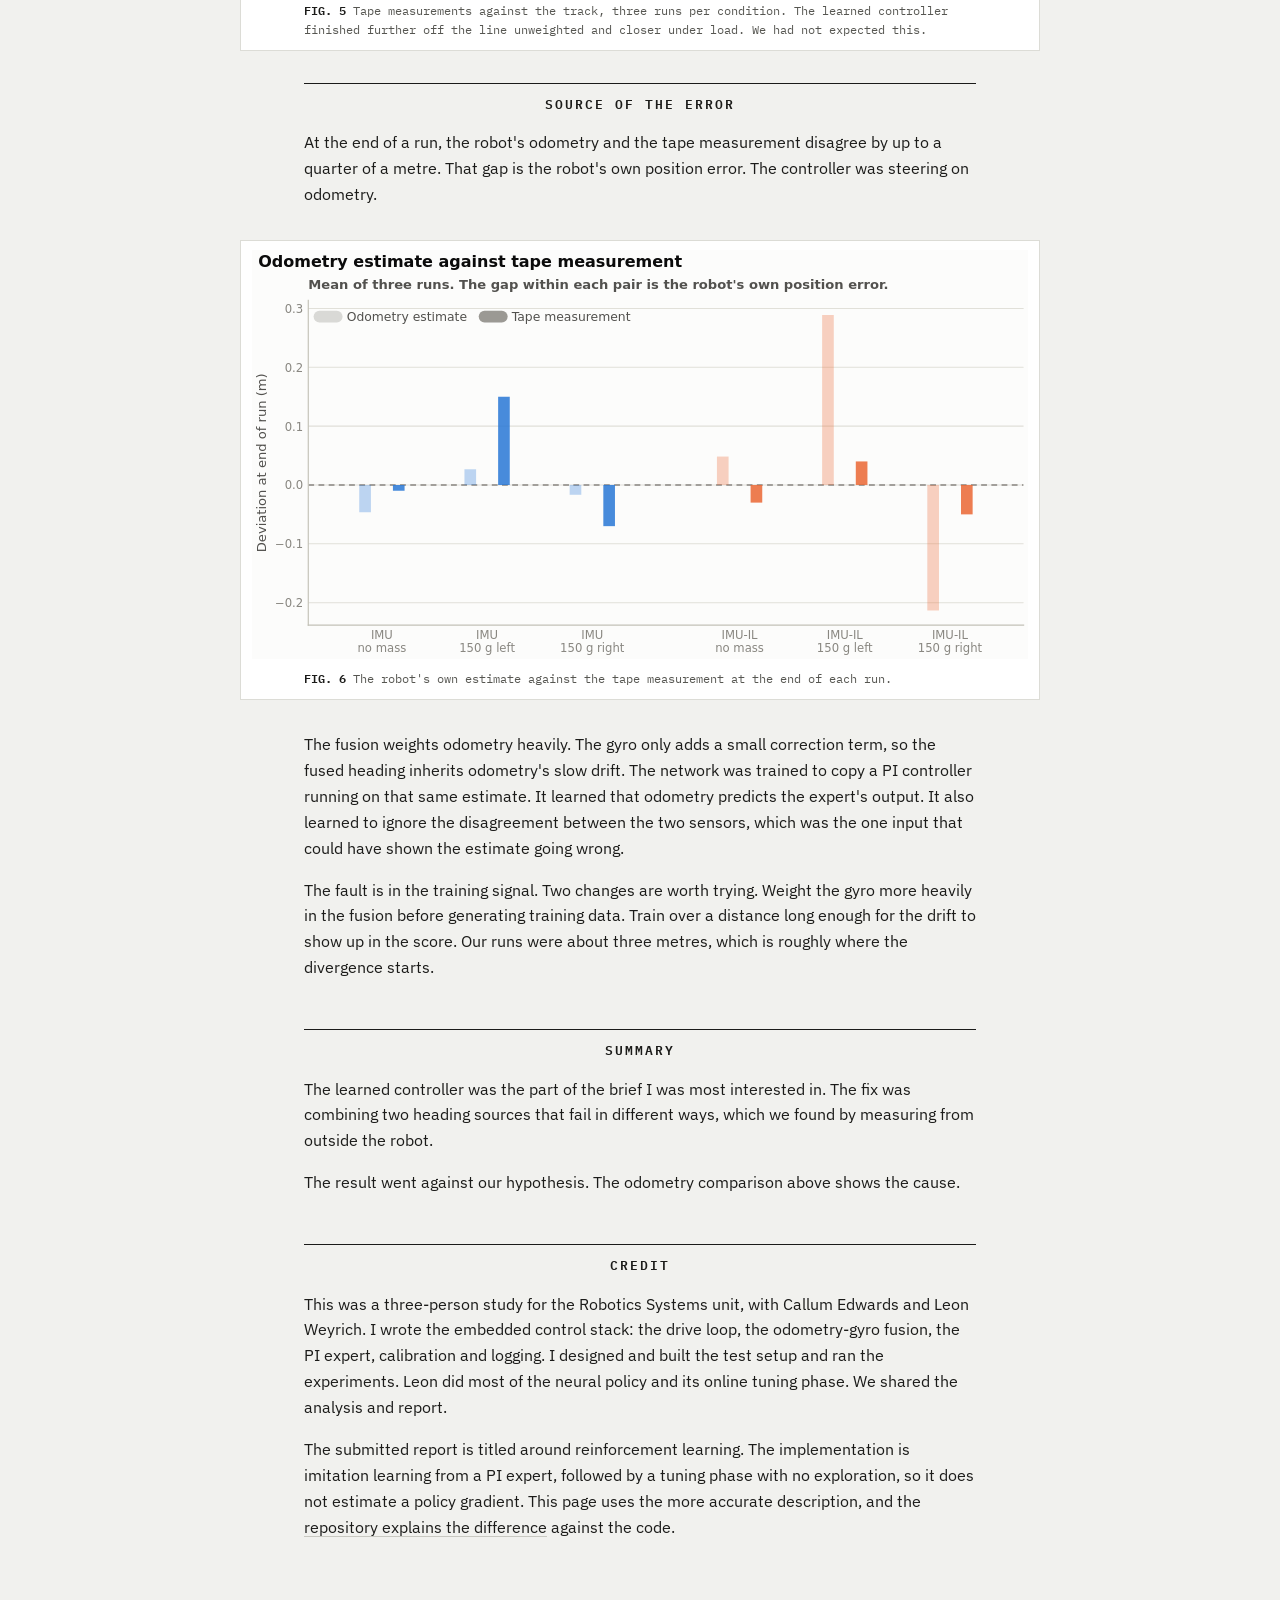
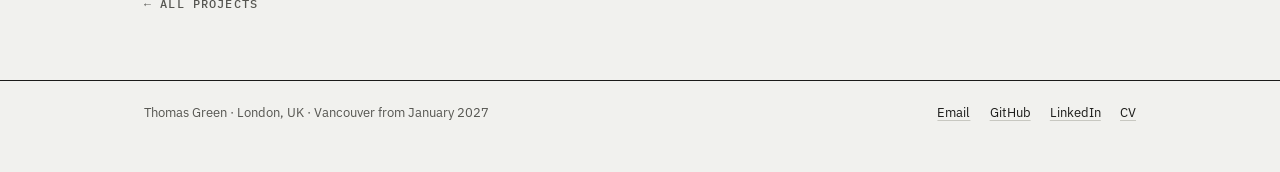
<file: straight-line-control.html>
<!DOCTYPE html>
<html lang="en-GB">
<head>
<meta charset="utf-8">
<meta name="viewport" content="width=device-width, initial-scale=1">
<meta name="theme-color" content="#f1f1ee">
<title>Straight-line control on a differential-drive robot - Thomas Green</title>
<meta name="description" content="Four controllers compared on the same track, ending with a network trained on the robot to copy the best of them. Fusing two heading sources solved it; the learned controller didn't improve on that.">
<meta property="og:title" content="Straight-line control on a differential-drive robot - Thomas Green">
<meta property="og:description" content="Four controllers compared on the same track, ending with a network trained on the robot to copy the best of them. Fusing two heading sources solved it; the learned controller didn't improve on that.">
<meta property="og:type" content="article">
<meta property="og:url" content="https://tgreen-fe.github.io/straight-line-control.html">
<meta property="og:image" content="https://tgreen-fe.github.io/assets/og-card.png">
<meta name="twitter:card" content="summary_large_image">
<link rel="icon" href="favicon.svg" type="image/svg+xml">
<link rel="icon" href="favicon.ico" sizes="32x32">
<link rel="apple-touch-icon" href="apple-touch-icon.png">
<link rel="stylesheet" href="style.css">
</head>
<body>
<a class="skip" href="#main">Skip to content</a>

<header class="top">
  <div class="wrap">
    <a class="brand" href="./">Thomas Green</a>
    <nav class="nav" aria-label="Primary">
      <a href="./#projects">Projects</a>
      <a href="assets/Thomas_Green_CV.pdf">CV</a>
      <a href="./#contact">Contact</a>
    </nav>
  </div>
</header>

<main id="main">
<article>

<div class="wrap proj-head">
  <p class="eyebrow">Embedded control &middot; Applied machine learning</p>
  <h1>Straight-line control on a differential-drive robot</h1>
  <p class="lede">A small differential-drive robot curves when both motors get the
    same command. We compared four ways of correcting this. The last was a network
    trained on the robot to copy the best of the other three. Fusing two heading
    sources fixed the drift. The learned controller did no better, because the
    heading estimate it learned to copy was drifting.</p>

  <dl class="meta">
    <div><dt>Context</dt><dd>MSc Robotics, Bristol</dd></div>
    <div><dt>Role</dt><dd>Control stack and experimental design, in a team of three</dd></div>
    <div><dt>Period</dt><dd>Autumn 2025</dd></div>
    <div><dt>Report</dt><dd><a href="https://github.com/tgreen-fe/3pi-imitation-control/blob/main/docs/straight-line-control-report.pdf">Full report (PDF)</a></dd></div>
    <div><dt>Code</dt><dd><a href="https://github.com/tgreen-fe/3pi-imitation-control">tgreen-fe/3pi-imitation-control</a></dd></div>
  </dl>
</div>

<div class="wrap">
  <figure class="bleed fig-svg">
    <img src="assets/fig/threepi-trajectories.svg"
         alt="Lateral deviation against distance for sixteen runs. Five open-loop runs reach about 0.6 metres by 2 metres. Five PID runs reach 0.12 to 0.32 metres by 1.9 metres. Three fused-heading runs stay within about 0.05 metres to 3.2 metres. Three learned-controller runs spread from minus 0.12 to plus 0.26 metres." width="532" height="302">
    <figcaption>All unweighted runs, by controller. The open-loop and PID runs
      were shorter, so their traces stop earlier.</figcaption>
  </figure>

  <div class="stats">
    <div><span class="v">0.60 m</span><span class="k">drift at the end of an open-loop run on a fault-free robot</span></div>
    <div><span class="v">43</span><span class="k">trainable parameters in the network, trained on the robot</span></div>
    <div><span class="v">0.25 m</span><span class="k">largest gap between odometry and the tape measure</span></div>
  </div>
</div>

<div class="wrap prose">
  <h2>The problem</h2>
  <p>With the same PWM on two nominally identical motors, the robot curves. Ours
    curved left, about 0.6 m off the line over a two-metre run, with no fault on
    the robot. Manufacturing tolerance, tyre wear and an uneven floor are enough to
    cause it.</p>
  <p>A gain tuned on the bench does not hold with a payload over one wheel. We
    worked up from the simplest controller to one that learns its own correction,
    and measured the finishing distance off the line each time.</p>

  <h2>Four controllers</h2>
  <ul class="tick">
    <li><b>Open-loop PWM.</b> The same duty cycle on both motors. This is the
      baseline.</li>
    <li><b>PID per wheel.</b> Closed loop on encoder wheel speed, with gains tuned
      by Ziegler-Nichols. It matches the two motors to each other but does not
      correct heading. It halved the drift.</li>
    <li><b>Fused-heading correction.</b> Steers on heading from odometry corrected
      by the gyro. The gyro is noisy but picks up real rotation. Odometry is smooth
      but misses wheel slip. Neither is usable on its own.</li>
    <li><b>A network trained on the robot.</b> Five inputs, one hidden layer of six
      units, 43 parameters. It runs in a 30 ms control step on the ATmega32U4
      alongside the rest of the firmware. It is first trained to copy the
      fused-heading controller's steering commands, then tuned online against a
      shaped score. The weights are written to EEPROM, so a policy survives a power
      cycle.</li>
  </ul>

  <h2>How it was measured</h2>
  <p>Odometry was under test, so the main measurement came from outside the robot.
    Graph paper ran the length of the track. A 3D-printed jig set the same starting
    pose for each run. We read the finishing offset off the paper with a tape and
    also logged odometry.</p>
</div>

<div class="wrap">
  <div class="media-row">
    <figure>
      <img src="assets/img/threepi-bench.webp"
           alt="A Pololu 3Pi+ 32U4 robot on a lab bench in front of a laptop showing the Arduino IDE, with the sketch open and a board-not-available error in the console." width="768" height="1024" loading="lazy">
      <figcaption>A Pololu 3Pi+ 32U4, with two encoders, a five-element line
        sensor array, an LSM6 inertial unit and very little spare
        compute.</figcaption>
    </figure>
    <figure>
      <img src="assets/img/threepi-jig.webp"
           alt="The robot in a 3D-printed alignment jig on graph paper. The jig brackets the wheels so the robot starts square to the grid." width="414" height="478" loading="lazy">
      <figcaption>The alignment jig. Without it, the starting heading varied by
        more than the effect we were measuring.</figcaption>
    </figure>
    <figure>
      <img src="assets/img/threepi-weighted.webp"
           alt="A sealed food container labelled 150 g strapped to a printed platform over one side of the robot." width="414" height="319" loading="lazy">
      <figcaption>150 g over one wheel. We repeated this on each side to test
        turning bias in both directions.</figcaption>
    </figure>
  </div>
</div>

<div class="wrap prose">
  <h2>Results</h2>
  <p>PID roughly halved the open-loop drift. Fusing the two heading sources removed
    almost all of it. Unweighted, the robot finished within a centimetre or two of
    the line on every run.</p>
  <p>Unweighted, the learned controller finished about 0.03 m off against 0.01 m
    for fused heading, and its runs were much less repeatable. With 150 g over one
    wheel it finished around 0.05 m off against 0.11 m.</p>
</div>

<div class="wrap">
  <figure class="bleed fig-svg">
    <img src="assets/fig/threepi-deviation.svg"
         alt="Measured deviation at the end of each run, by controller and load. Unweighted: open-loop plus 0.60 metres, PID plus 0.32, fused heading minus 0.01, learned controller minus 0.03. With 150 grams on the left: fused heading plus 0.15, learned plus 0.04. With 150 grams on the right: fused heading minus 0.07, learned minus 0.05." width="532" height="288">
    <figcaption>Tape measurements against the track, three runs per condition. The
      learned controller finished further off the line unweighted and closer under
      load. We had not expected this.</figcaption>
  </figure>
</div>

<div class="wrap prose">
  <h2>Source of the error</h2>
  <p>At the end of a run, the robot's odometry and the tape measurement disagree by
    up to a quarter of a metre. That gap is the robot's own position error. The
    controller was steering on odometry.</p>
</div>

<div class="wrap">
  <figure class="bleed fig-svg">
    <img src="assets/fig/threepi-drift.svg"
         alt="Paired bars of odometry estimate and tape measurement for the fused-heading and learned controllers under three load conditions. The pairs disagree in every condition. The largest gaps are for the learned controller under load, with odometry at plus 0.29 metres against a measured plus 0.04, and minus 0.21 against a measured minus 0.05." width="532" height="280">
    <figcaption>The robot's own estimate against the tape measurement at the end
      of each run.</figcaption>
  </figure>
</div>

<div class="wrap prose">
  <p>The fusion weights odometry heavily. The gyro only adds a small correction
    term, so the fused heading inherits odometry's slow drift. The network was
    trained to copy a PI controller running on that same estimate. It learned that
    odometry predicts the expert's output. It also learned to ignore the
    disagreement between the two sensors, which was the one input that could have
    shown the estimate going wrong.</p>
  <p>The fault is in the training signal. Two changes are worth trying. Weight the
    gyro more heavily in the fusion before generating training data. Train over a
    distance long enough for the drift to show up in the score. Our runs were about
    three metres, which is roughly where the divergence starts.</p>

  <h2>Summary</h2>
  <p>The learned controller was the part of the brief I was most interested in.
    The fix was combining two heading sources that fail in different ways, which
    we found by measuring from outside the robot.</p>
  <p>The result went against our hypothesis. The odometry comparison above shows
    the cause.</p>

  <h2>Credit</h2>
  <p>This was a three-person study for the Robotics Systems unit, with Callum
    Edwards and Leon Weyrich. I wrote the embedded control stack: the drive loop,
    the odometry-gyro fusion, the PI expert, calibration and logging. I designed and
    built the test setup and ran the experiments. Leon did most of the neural policy
    and its online tuning phase. We shared the analysis and report.</p>
  <p>The submitted report is titled around reinforcement learning. The
    implementation is imitation learning from a PI expert, followed by a tuning
    phase with no exploration, so it does not estimate a policy gradient. This page
    uses the more accurate description, and the
    <a href="https://github.com/tgreen-fe/3pi-imitation-control#on-the-word-reinforcement">repository
    explains the difference</a> against the code.</p>

  <a class="back" href="./#projects">&larr; All projects</a>
</div>

</article>
</main>

<footer class="site-foot">
  <div class="wrap">
    <span>Thomas Green &middot; London, UK &middot; Vancouver from January 2027</span>
    <span class="set">
      <a href="mailto:tbbgreen@gmail.com">Email</a>
      <a href="https://github.com/tgreen-fe">GitHub</a>
      <a href="https://linkedin.com/in/tbbgreen">LinkedIn</a>
      <a href="assets/Thomas_Green_CV.pdf">CV</a>
    </span>
  </div>
</footer>

</body>
</html>
</file>
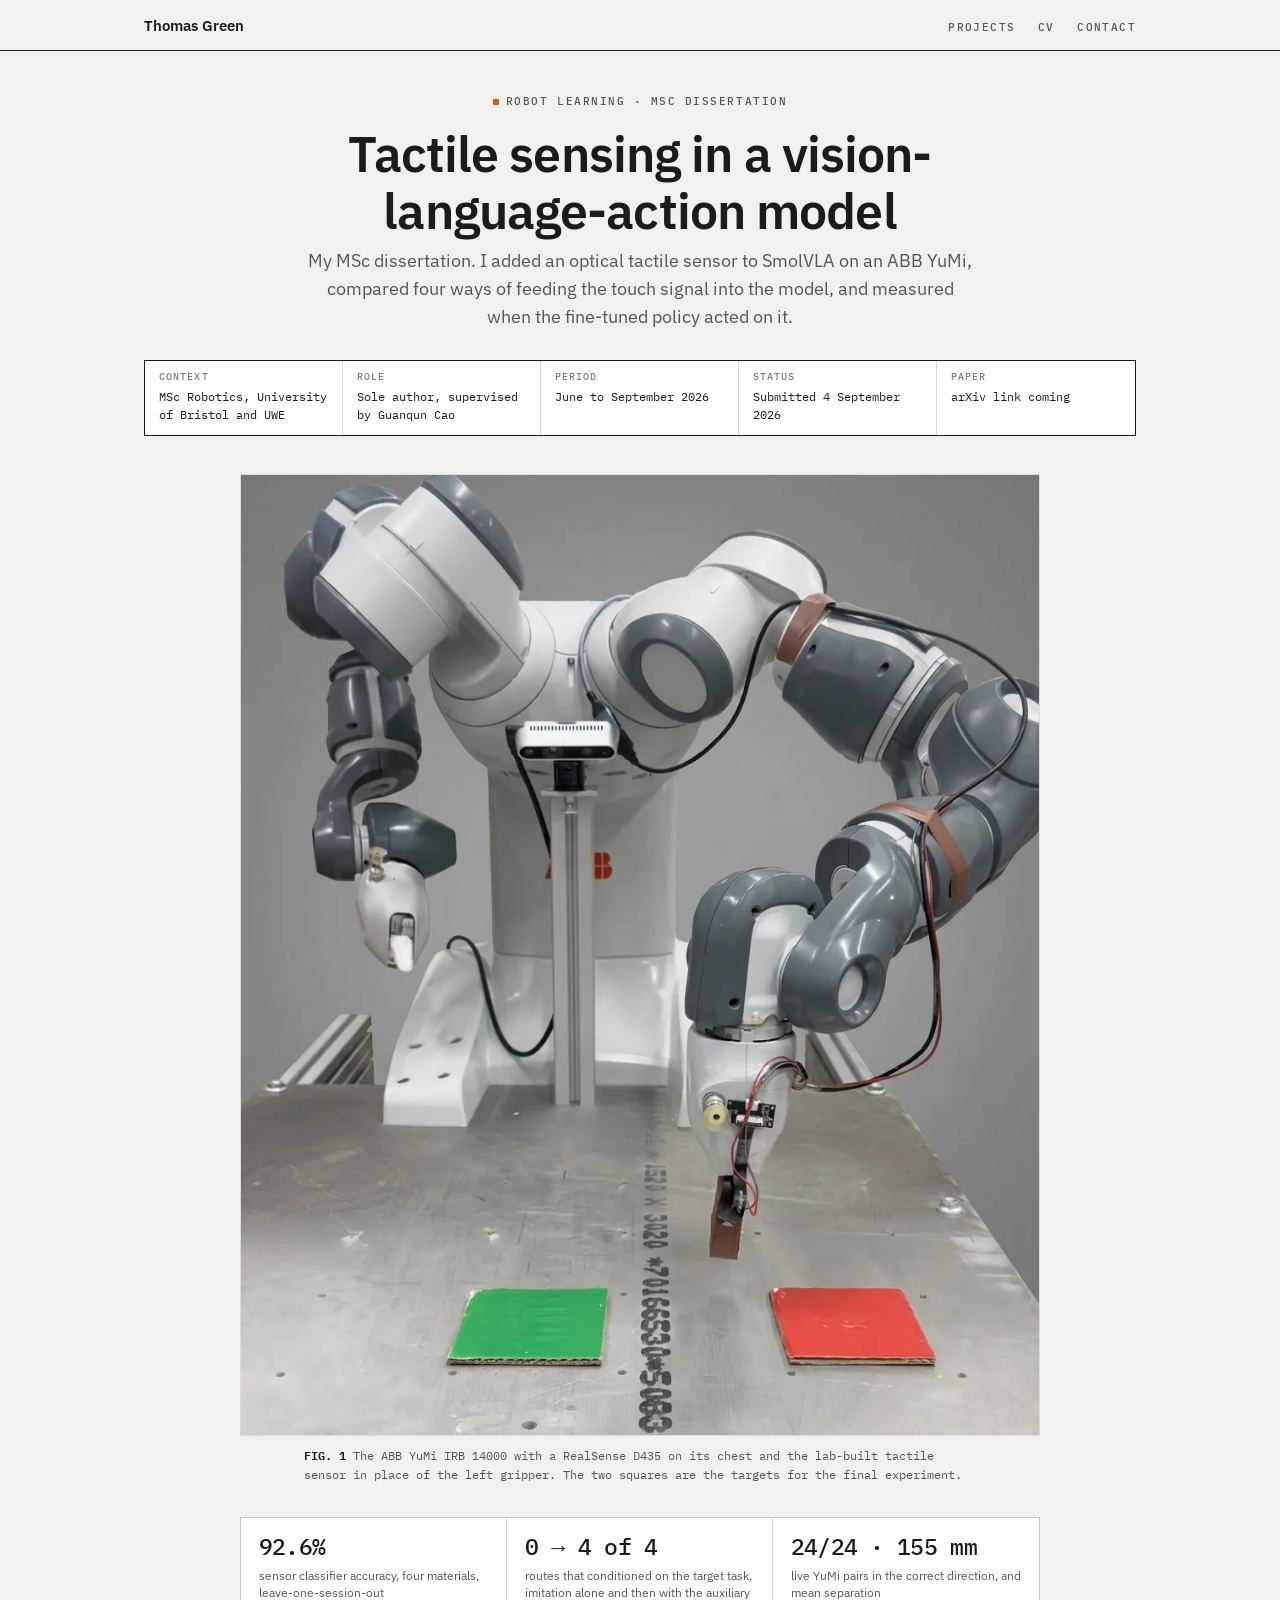
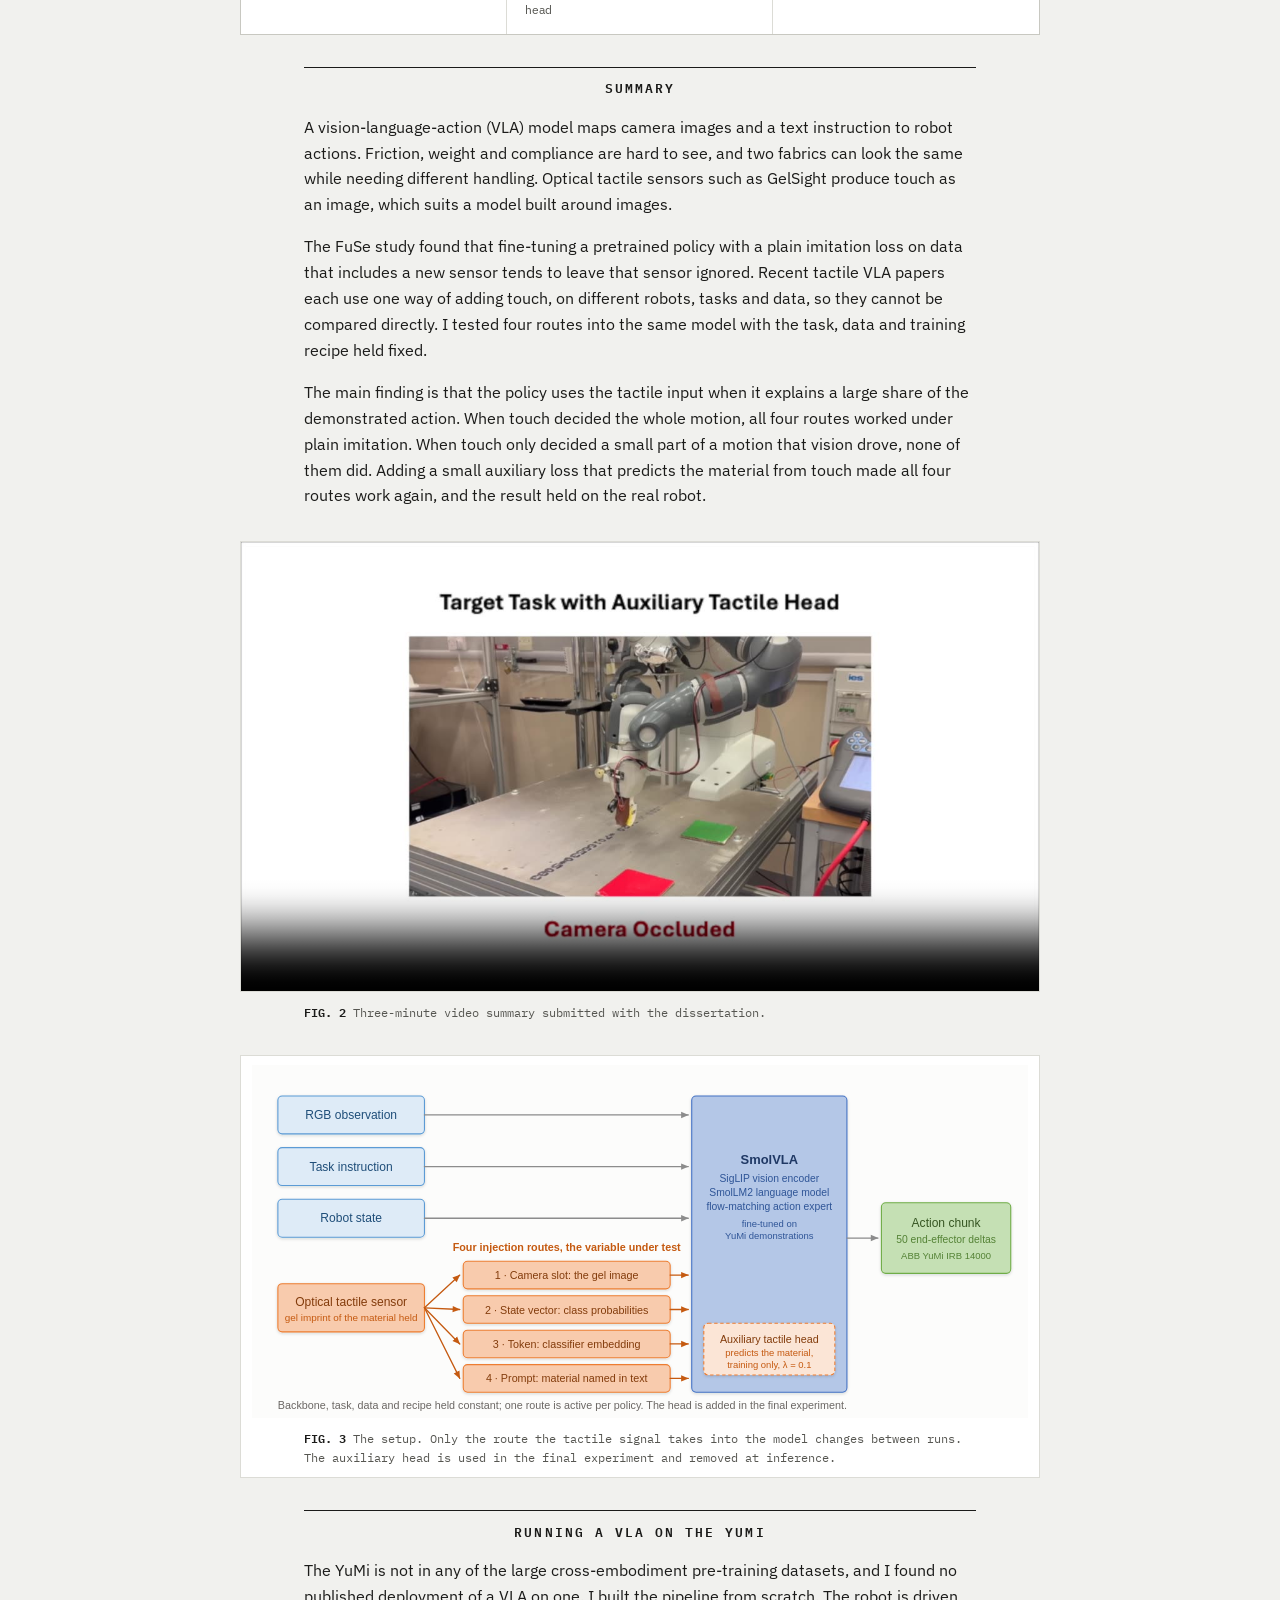
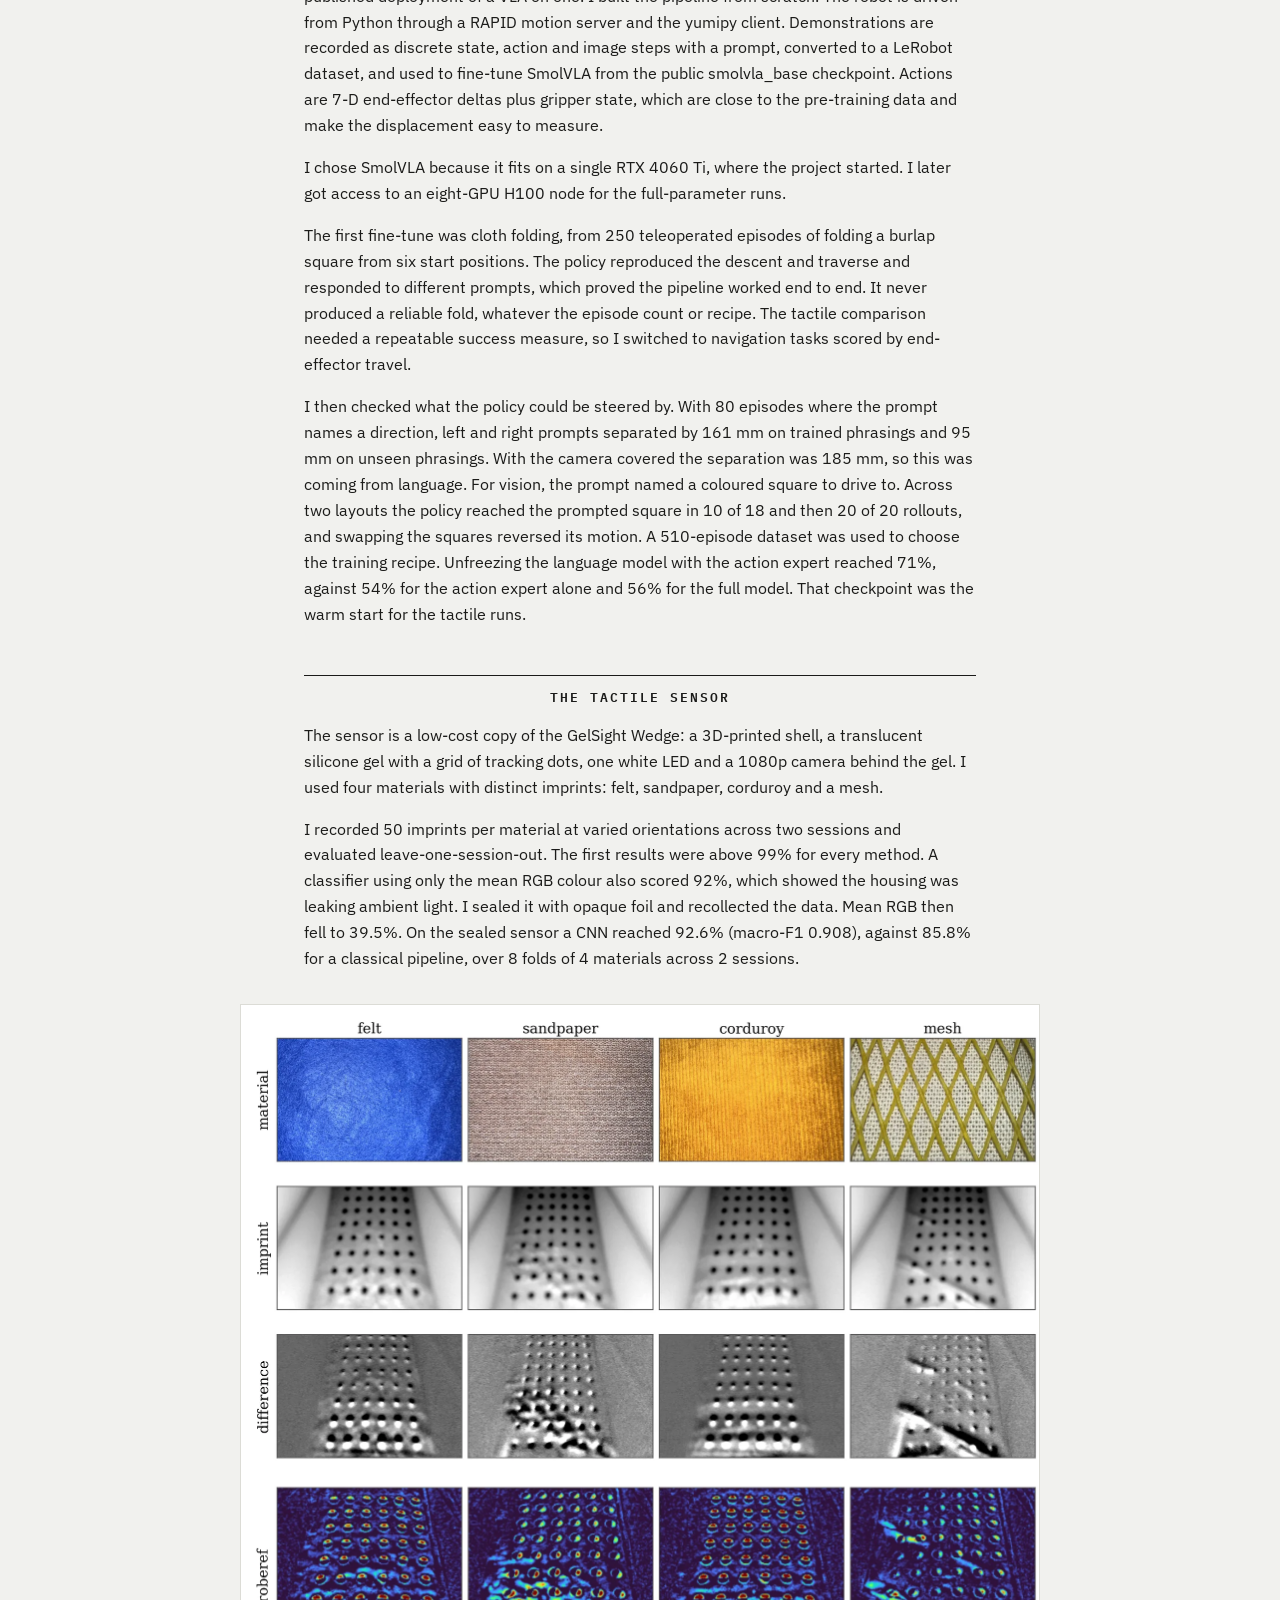
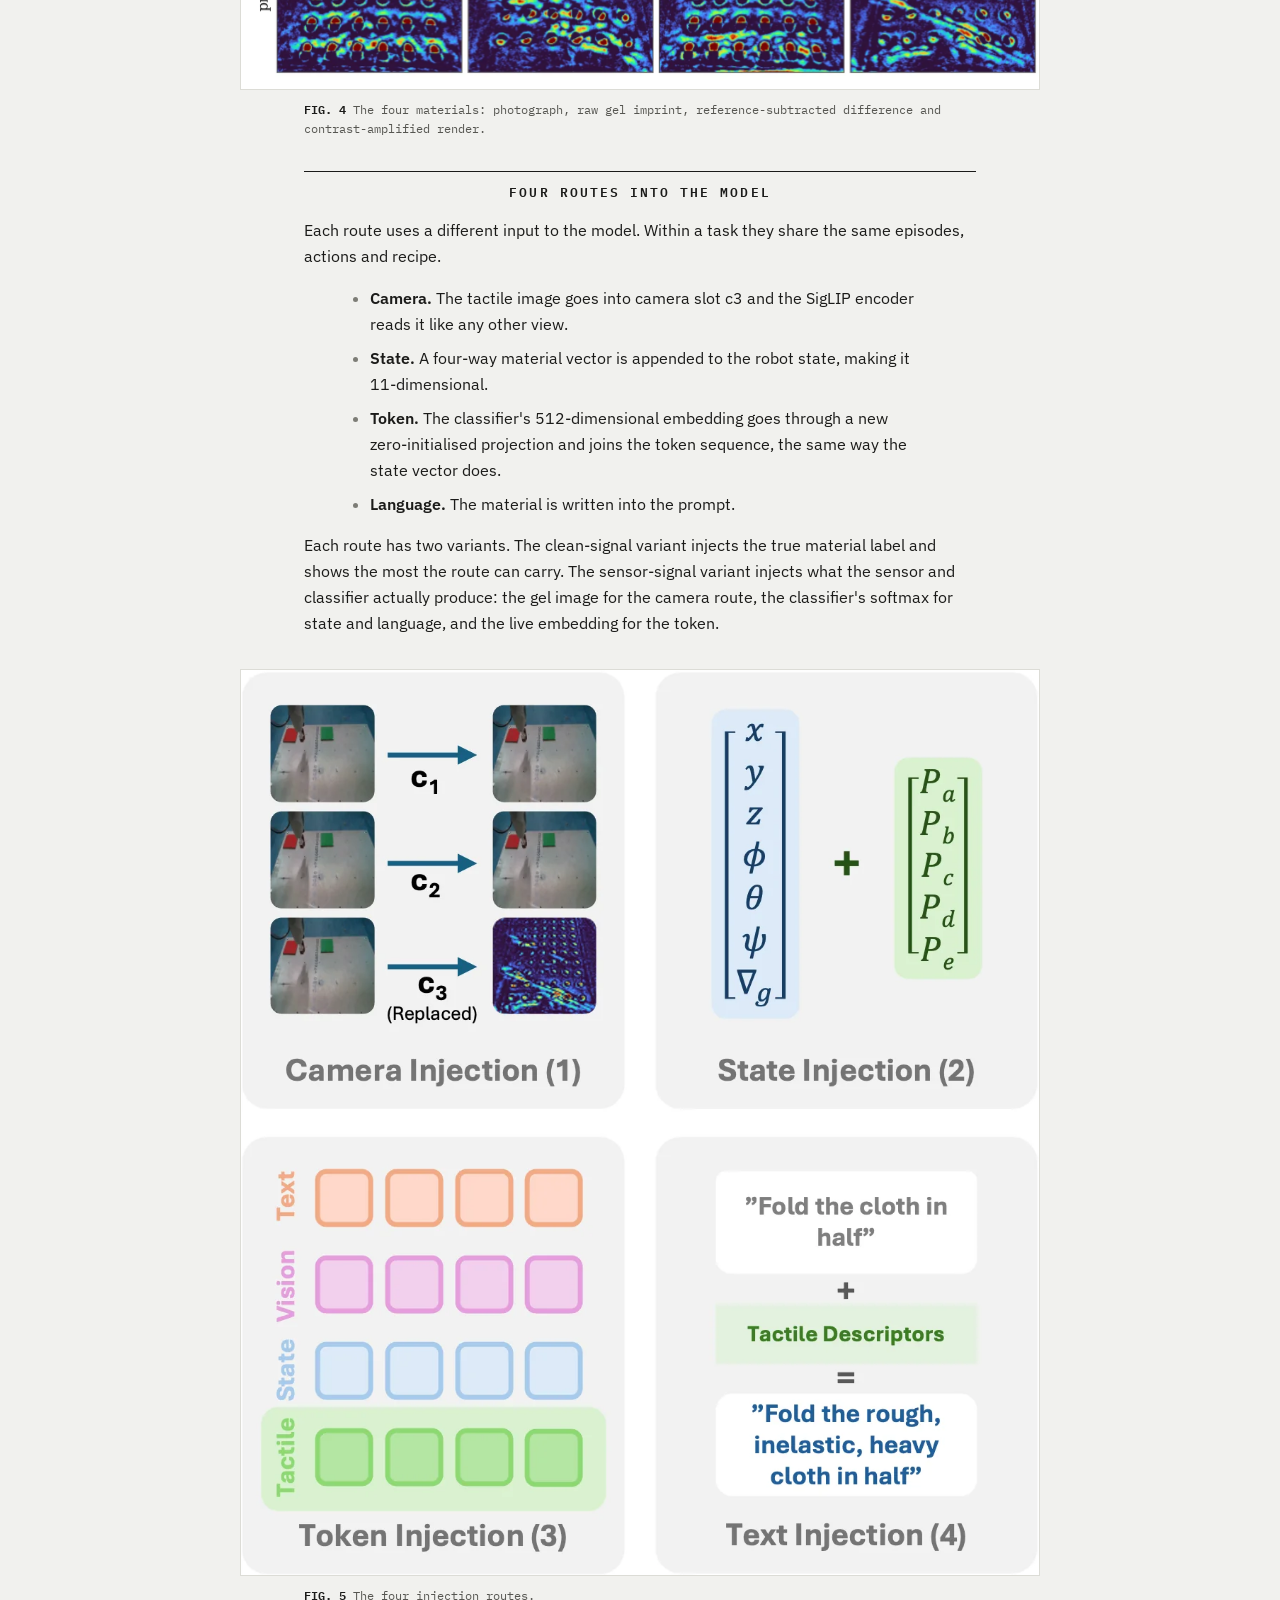
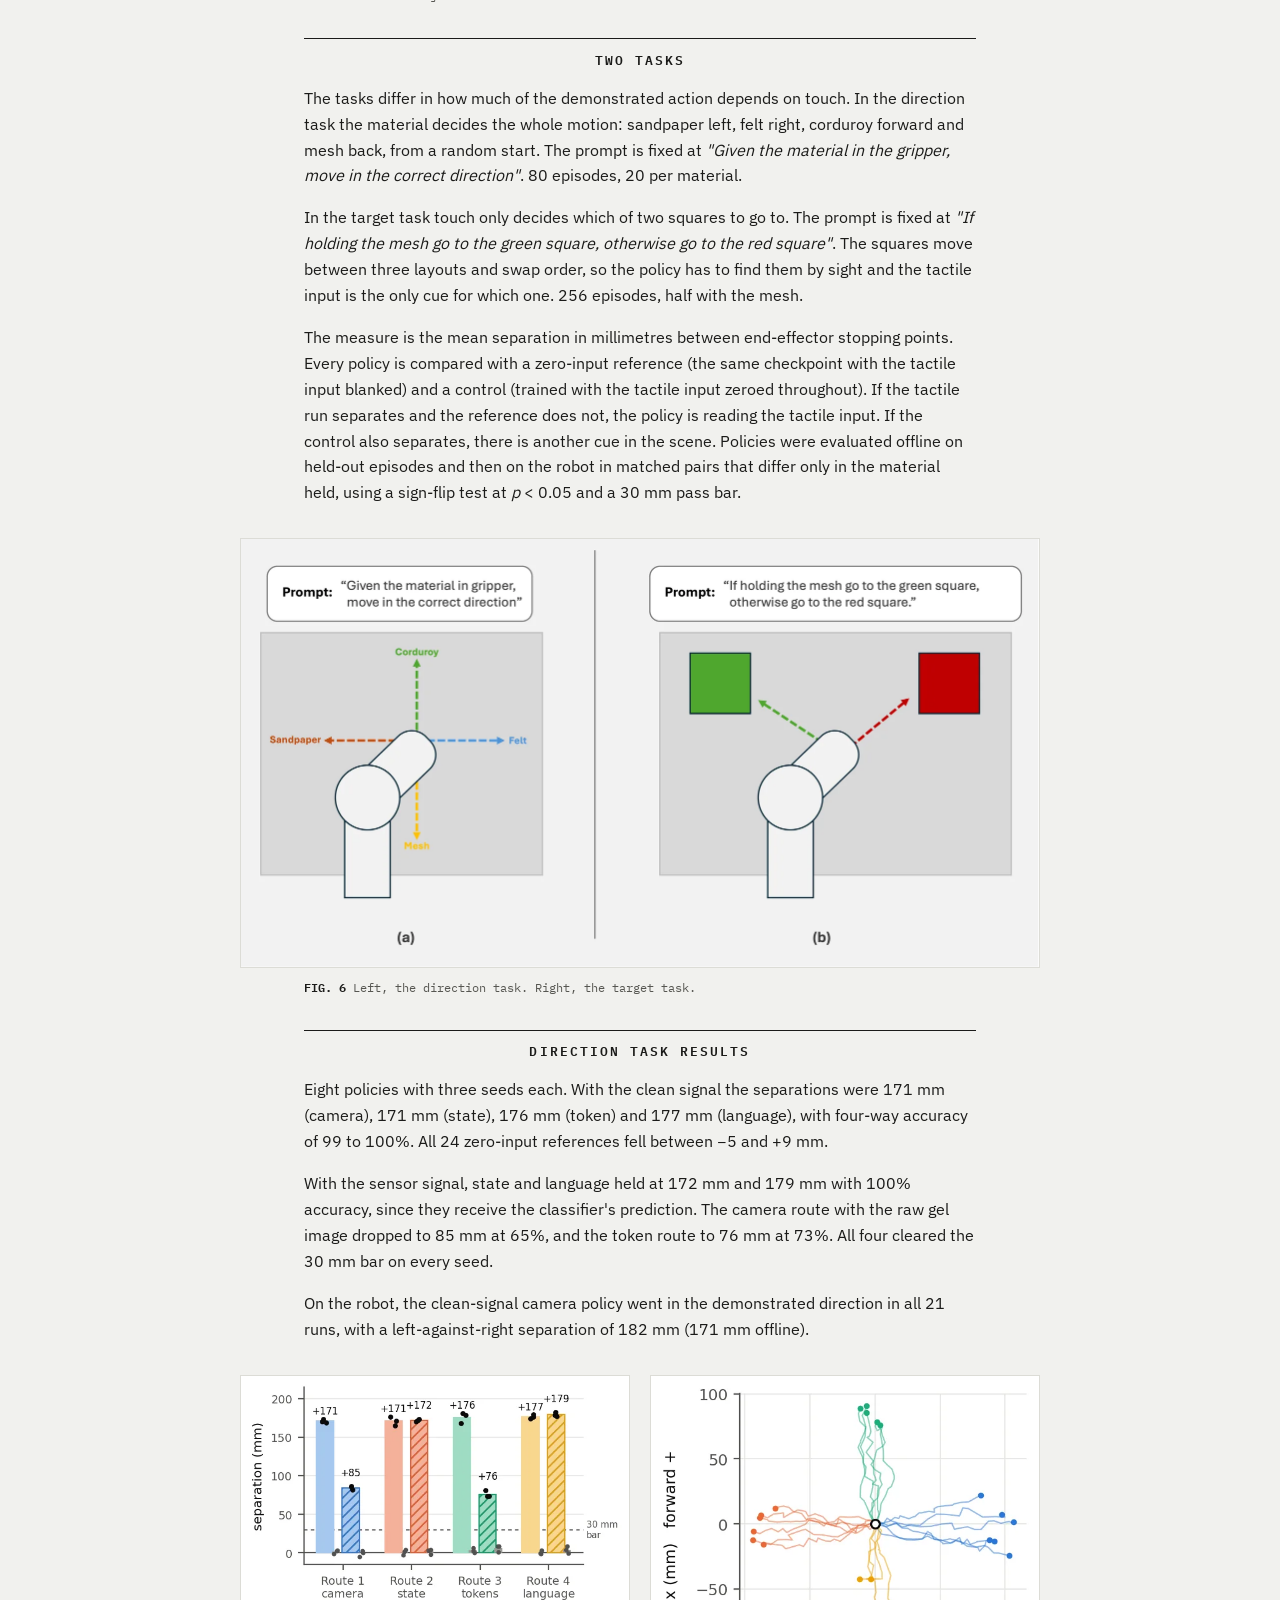
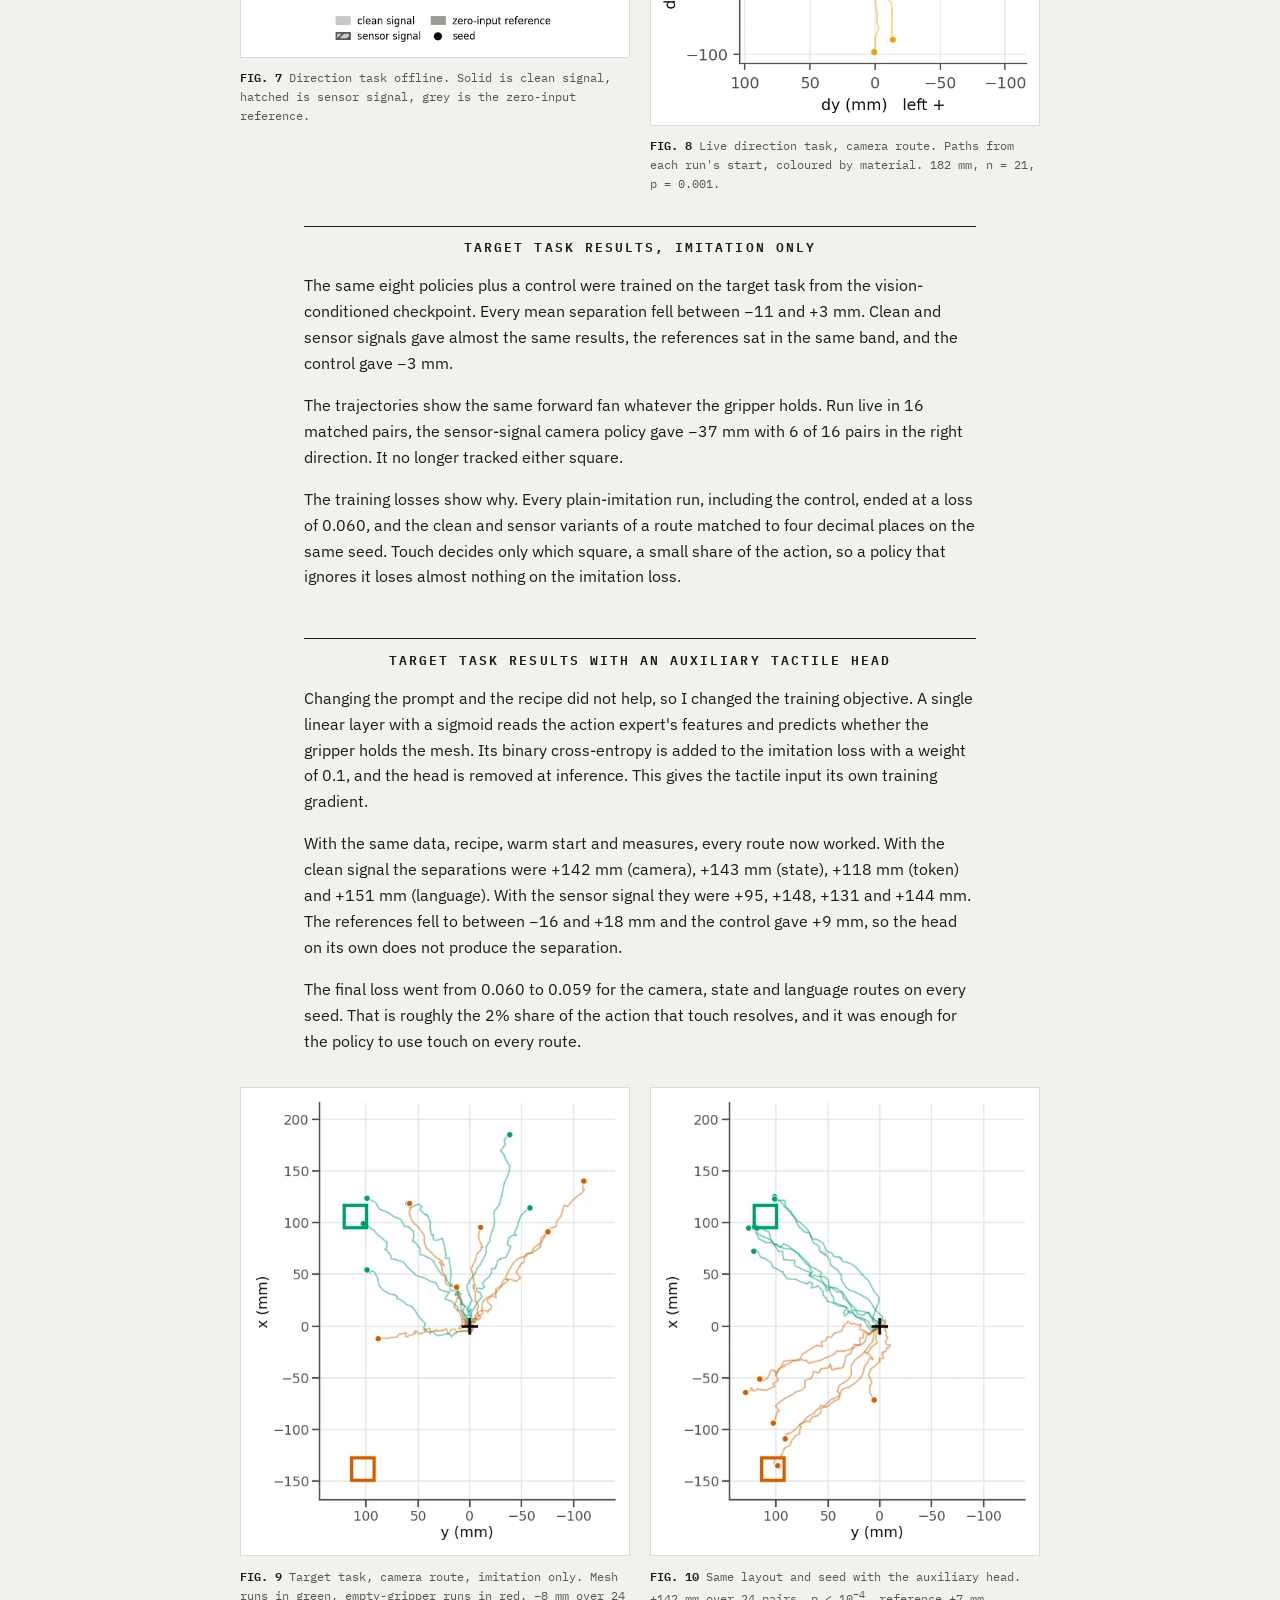
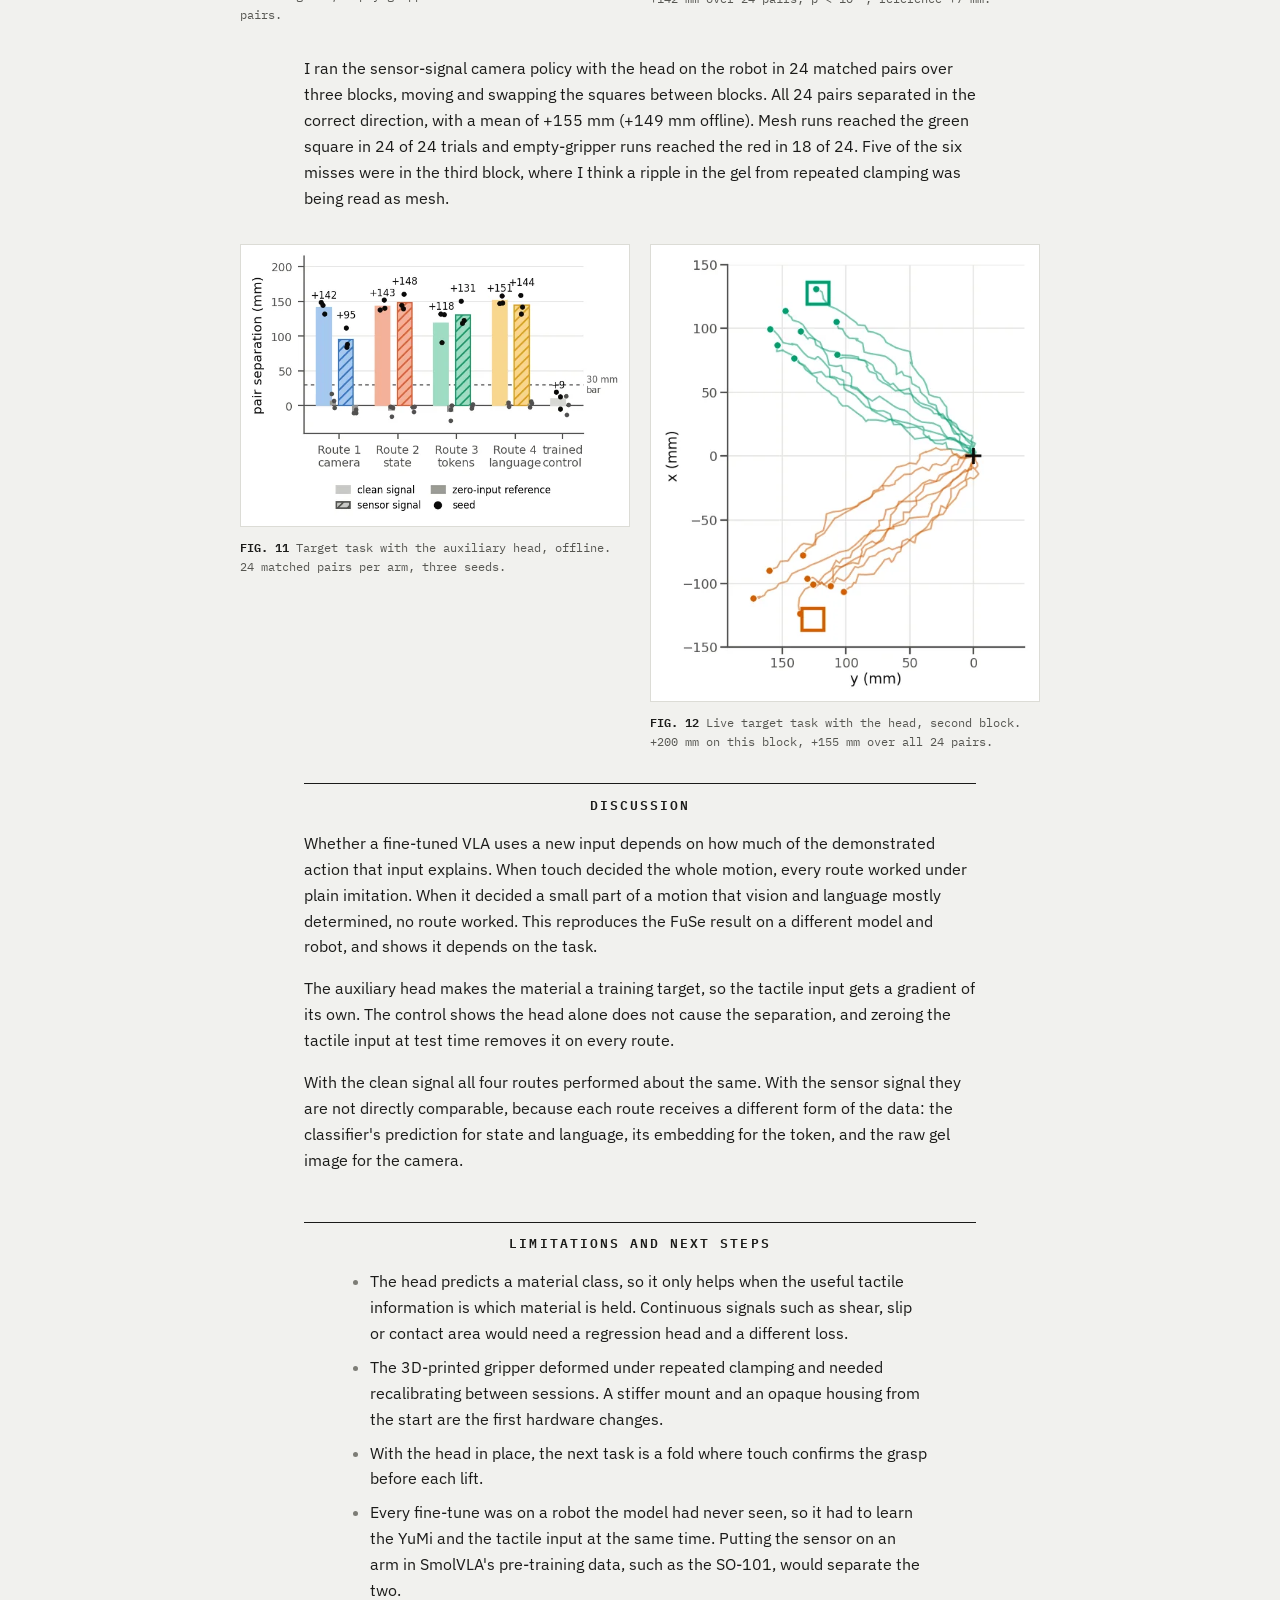
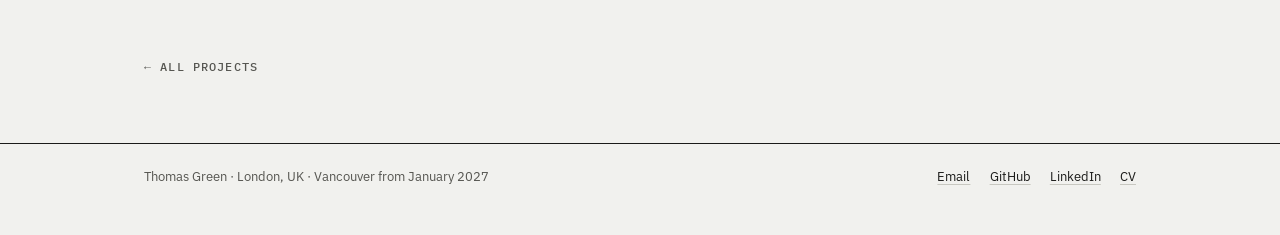
<file: tactile-vla.html>
<!DOCTYPE html>
<html lang="en-GB">
<head>
<meta charset="utf-8">
<meta name="viewport" content="width=device-width, initial-scale=1">
<meta name="theme-color" content="#f1f1ee">
<title>Tactile perception in vision-language-action models - Thomas Green</title>
<meta name="description" content="MSc dissertation: when a fine-tuned VLA learns to use a tactile input. Four injection routes compared on an ABB YuMi, and an auxiliary loss that makes all four work.">
<meta property="og:title" content="Tactile perception in vision-language-action models - Thomas Green">
<meta property="og:description" content="MSc dissertation: when a fine-tuned VLA learns to use a tactile input. Four injection routes compared on an ABB YuMi, and an auxiliary loss that makes all four work.">
<meta property="og:type" content="article">
<meta property="og:url" content="https://tgreen-fe.github.io/tactile-vla.html">
<meta property="og:image" content="https://tgreen-fe.github.io/assets/og-card.png">
<meta name="twitter:card" content="summary_large_image">
<link rel="icon" href="favicon.svg" type="image/svg+xml">
<link rel="icon" href="favicon.ico" sizes="32x32">
<link rel="apple-touch-icon" href="apple-touch-icon.png">
<link rel="stylesheet" href="style.css">
</head>
<body>
<a class="skip" href="#main">Skip to content</a>

<header class="top">
  <div class="wrap">
    <a class="brand" href="./">Thomas Green</a>
    <nav class="nav" aria-label="Primary">
      <a href="./#projects">Projects</a>
      <a href="assets/Thomas_Green_CV.pdf">CV</a>
      <a href="./#contact">Contact</a>
    </nav>
  </div>
</header>

<main id="main">
<article>

<div class="wrap proj-head">
  <p class="eyebrow">Robot learning &middot; MSc dissertation</p>
  <h1>Tactile sensing in a vision-language-action model</h1>
  <p class="lede">My MSc dissertation. I added an optical tactile sensor to SmolVLA on an ABB YuMi, compared four ways of feeding the touch signal into the model, and measured when the fine-tuned policy acted on it.</p>

  <dl class="meta">
    <div><dt>Context</dt><dd>MSc Robotics, University of Bristol and UWE</dd></div>
    <div><dt>Role</dt><dd>Sole author, supervised by Guanqun Cao</dd></div>
    <div><dt>Period</dt><dd>June to September 2026</dd></div>
    <div><dt>Status</dt><dd>Submitted 4 September 2026</dd></div>
    <div><dt>Paper</dt><dd>arXiv link coming</dd></div>
  </dl>
</div>

<div class="wrap">
  <figure class="bleed plain">
    <img src="assets/img/vla-yumi.webp"
         alt="An ABB YuMi dual-arm robot at a steel work table. A RealSense camera is mounted on its chest and a 3D-printed optical tactile sensor is fitted in place of the left gripper. A green square and a red square sit on the table in front of it."
         width="944" height="1135">
    <figcaption>The ABB YuMi IRB 14000 with a RealSense D435 on its chest and
      the lab-built tactile sensor in place of the left gripper. The two
      squares are the targets for the final experiment.</figcaption>
  </figure>

  <div class="stats">
    <div><span class="v">92.6%</span><span class="k">sensor classifier accuracy, four materials, leave-one-session-out</span></div>
    <div><span class="v">0 &rarr; 4 of 4</span><span class="k">routes that conditioned on the target task, imitation alone and then with the auxiliary head</span></div>
    <div><span class="v">24/24 &middot; 155 mm</span><span class="k">live YuMi pairs in the correct direction, and mean separation</span></div>
  </div>
</div>

<div class="wrap prose">

  <h2>Summary</h2>
  <p>A vision-language-action (VLA) model maps camera images and a text
    instruction to robot actions. Friction, weight and compliance are hard
    to see, and two fabrics can look the same while needing different
    handling. Optical tactile sensors such as GelSight produce touch as an
    image, which suits a model built around images.</p>
  <p>The FuSe study found that fine-tuning a pretrained policy with a plain
    imitation loss on data that includes a new sensor tends to leave that
    sensor ignored. Recent tactile VLA papers each use one way of adding
    touch, on different robots, tasks and data, so they cannot be compared
    directly. I tested four routes into the same model with the task, data
    and training recipe held fixed.</p>
  <p>The main finding is that the policy uses the tactile input when it
    explains a large share of the demonstrated action. When touch decided the
    whole motion, all four routes worked under plain imitation. When touch
    only decided a small part of a motion that vision drove, none of them
    did. Adding a small auxiliary loss that predicts the material from touch
    made all four routes work again, and the result held on the real
    robot.</p>
</div>

<div class="wrap">
  <figure class="bleed">
    <video src="assets/video/vla-summary.mp4"
           poster="assets/video/vla-summary.jpg"
           controls playsinline preload="none"
           aria-label="Three-minute video summary of the dissertation: the model architecture, the YuMi and tactile sensor, the direction and target tasks, and live runs with the auxiliary tactile head."></video>
    <figcaption>Three-minute video summary submitted with the
      dissertation.</figcaption>
  </figure>

  <figure class="bleed fig-svg">
    <img src="assets/fig/vla-architecture.svg"
         alt="RGB observation, task instruction and robot state feed a SmolVLA backbone. An optical tactile sensor feeds the same backbone through one of four routes: the gel image in a camera slot, class probabilities in the state vector, a classifier embedding as a token, or the material named in the prompt. An auxiliary tactile head inside the backbone predicts the material during training only. The backbone outputs a chunk of 50 end-effector deltas for the ABB YuMi." width="900" height="410">
    <figcaption>The setup. Only the route the tactile signal takes into the
      model changes between runs. The auxiliary head is used in the final
      experiment and removed at inference.</figcaption>
  </figure>
</div>

<div class="wrap prose">

  <h2>Running a VLA on the YuMi</h2>
  <p>The YuMi is not in any of the large cross-embodiment pre-training
    datasets, and I found no published deployment of a VLA on one. I built
    the pipeline from scratch. The robot is driven from Python through a RAPID
    motion server and the yumipy client. Demonstrations are recorded as
    discrete state, action and image steps with a prompt, converted to a
    LeRobot dataset, and used to fine-tune SmolVLA from the public
    smolvla_base checkpoint. Actions are 7-D end-effector deltas plus gripper
    state, which are close to the pre-training data and make the
    displacement easy to measure.</p>
  <p>I chose SmolVLA because it fits on a single RTX 4060 Ti, where the
    project started. I later got access to an eight-GPU H100 node for the
    full-parameter runs.</p>
  <p>The first fine-tune was cloth folding, from 250 teleoperated episodes of
    folding a burlap square from six start positions. The policy reproduced
    the descent and traverse and responded to different prompts, which proved
    the pipeline worked end to end. It never produced a reliable fold,
    whatever the episode count or recipe. The tactile comparison needed a
    repeatable success measure, so I switched to navigation tasks scored by
    end-effector travel.</p>
  <p>I then checked what the policy could be steered by. With 80 episodes
    where the prompt names a direction, left and right prompts separated by
    161 mm on trained phrasings and 95 mm on unseen phrasings. With the camera
    covered the separation was 185 mm, so this was coming from language. For
    vision, the prompt named a coloured square to drive to. Across two
    layouts the policy reached the prompted square in 10 of 18 and then 20 of
    20 rollouts, and swapping the squares reversed its motion. A 510-episode
    dataset was used to choose the training recipe. Unfreezing the language
    model with the action expert reached 71%, against 54% for the action
    expert alone and 56% for the full model. That checkpoint was the warm
    start for the tactile runs.</p>

  <h2>The tactile sensor</h2>
  <p>The sensor is a low-cost copy of the GelSight Wedge: a 3D-printed
    shell, a translucent silicone gel with a grid of tracking dots, one white
    LED and a 1080p camera behind the gel. I used four materials with
    distinct imprints: felt, sandpaper, corduroy and a mesh.</p>
  <p>I recorded 50 imprints per material at varied orientations across two
    sessions and evaluated leave-one-session-out. The first results were
    above 99% for every method. A classifier using only the mean RGB colour
    also scored 92%, which showed the housing was leaking ambient light. I
    sealed it with opaque foil and recollected the data. Mean RGB then fell
    to 39.5%. On the sealed sensor a CNN reached 92.6% (macro-F1 0.908),
    against 85.8% for a classical pipeline, over 8 folds of 4 materials
    across 2 sessions.</p>
</div>

<div class="wrap">
  <figure class="bleed plain">
    <img src="assets/img/vla-materials.webp" loading="lazy"
         alt="A four by four grid. Columns are felt, sandpaper, corduroy and mesh. Rows show the material photographed, the raw gel imprint with its dot grid, the reference-subtracted difference, and a contrast-amplified render where each material's texture is visible."
         width="1600" height="1371">
    <figcaption>The four materials: photograph, raw gel imprint,
      reference-subtracted difference and contrast-amplified
      render.</figcaption>
  </figure>
</div>

<div class="wrap prose">

  <h2>Four routes into the model</h2>
  <p>Each route uses a different input to the model. Within a task they share
    the same episodes, actions and recipe.</p>
  <ul class="tick">
    <li><b>Camera.</b> The tactile image goes into camera slot c3 and the
      SigLIP encoder reads it like any other view.</li>
    <li><b>State.</b> A four-way material vector is appended to the robot
      state, making it 11-dimensional.</li>
    <li><b>Token.</b> The classifier's 512-dimensional embedding goes through
      a new zero-initialised projection and joins the token sequence, the
      same way the state vector does.</li>
    <li><b>Language.</b> The material is written into the prompt.</li>
  </ul>
  <p>Each route has two variants. The clean-signal variant injects the true
    material label and shows the most the route can carry. The sensor-signal
    variant injects what the sensor and classifier actually produce: the gel
    image for the camera route, the classifier's softmax for state and
    language, and the live embedding for the token.</p>
</div>

<div class="wrap">
  <figure class="bleed plain">
    <img src="assets/img/vla-routes.webp" loading="lazy"
         alt="Four panels. Camera injection: the tactile image replaces the third camera slot. State injection: a vector of class probabilities is appended to the pose vector. Token injection: tactile tokens join the text, vision and state tokens. Text injection: the prompt gains tactile descriptors."
         width="1127" height="1278">
    <figcaption>The four injection routes.</figcaption>
  </figure>
</div>

<div class="wrap prose">

  <h2>Two tasks</h2>
  <p>The tasks differ in how much of the demonstrated action depends on
    touch. In the direction task the material decides the whole motion:
    sandpaper left, felt right, corduroy forward and mesh back, from a random
    start. The prompt is fixed at <i>"Given the material in the gripper, move
    in the correct direction"</i>. 80 episodes, 20 per material.</p>
  <p>In the target task touch only decides which of two squares to go to.
    The prompt is fixed at <i>"If holding the mesh go to the green square,
    otherwise go to the red square"</i>. The squares move between three
    layouts and swap order, so the policy has to find them by sight and the
    tactile input is the only cue for which one. 256 episodes, half with the
    mesh.</p>
  <p>The measure is the mean separation in millimetres between end-effector
    stopping points. Every policy is compared with a zero-input reference
    (the same checkpoint with the tactile input blanked) and a control
    (trained with the tactile input zeroed throughout). If the tactile run
    separates and the reference does not, the policy is reading the tactile
    input. If the control also separates, there is another cue in the scene.
    Policies were evaluated offline on held-out episodes and then on the
    robot in matched pairs that differ only in the material held, using a
    sign-flip test at <i>p</i> &lt; 0.05 and a 30 mm pass bar.</p>
</div>

<div class="wrap">
  <figure class="bleed plain">
    <img src="assets/img/vla-tasks.webp" loading="lazy"
         alt="Two diagrams. Left, the direction task: from the gripper, arrows point to sandpaper on the left, felt on the right, corduroy forward and mesh back. Right, the target task: the gripper faces a green square and a red square, and the prompt says to go to the green square if holding the mesh, otherwise the red."
         width="1600" height="857">
    <figcaption>Left, the direction task. Right, the target
      task.</figcaption>
  </figure>
</div>

<div class="wrap prose">

  <h2>Direction task results</h2>
  <p>Eight policies with three seeds each. With the clean signal the
    separations were 171 mm (camera), 171 mm (state), 176 mm (token) and
    177 mm (language), with four-way accuracy of 99 to 100%. All 24
    zero-input references fell between &minus;5 and +9 mm.</p>
  <p>With the sensor signal, state and language held at 172 mm and 179 mm
    with 100% accuracy, since they receive the classifier's prediction. The
    camera route with the raw gel image dropped to 85 mm at 65%, and the token
    route to 76 mm at 73%. All four cleared the 30 mm bar on every seed.</p>
  <p>On the robot, the clean-signal camera policy went in the demonstrated
    direction in all 21 runs, with a left-against-right separation of 182 mm
    (171 mm offline).</p>
</div>

<div class="wrap">
  <div class="media-row">
    <figure>
      <img src="assets/img/vla-dir-sep.webp" loading="lazy"
           alt="Bar chart of left-against-right separation in millimetres for the four routes, clean signal and sensor signal. Clean bars are all around 171 to 177 mm. Sensor bars are 85 mm for camera, 172 for state, 76 for tokens and 179 for language. Grey zero-input reference bars sit near zero. A dashed line marks the 30 mm bar."
           width="665" height="482">
      <figcaption>Direction task offline. Solid is clean signal, hatched is
        sensor signal, grey is the zero-input reference.</figcaption>
    </figure>
    <figure>
      <img src="assets/img/vla-dir-live.webp" loading="lazy"
           alt="Top-down plot of 21 live end-effector paths from a shared origin, coloured by material. Sandpaper runs go left, felt right, corduroy forward and mesh back, forming four distinct lobes."
           width="625" height="562">
      <figcaption>Live direction task, camera route. Paths from each run's
        start, coloured by material. 182 mm, n = 21,
        p = 0.001.</figcaption>
    </figure>
  </div>
</div>

<div class="wrap prose">

  <h2>Target task results, imitation only</h2>
  <p>The same eight policies plus a control were trained on the target task
    from the vision-conditioned checkpoint. Every mean separation fell
    between &minus;11 and +3 mm. Clean and sensor signals gave almost the same
    results, the references sat in the same band, and the control gave
    &minus;3 mm.</p>
  <p>The trajectories show the same forward fan whatever the gripper holds.
    Run live in 16 matched pairs, the sensor-signal camera policy gave
    &minus;37 mm with 6 of 16 pairs in the right direction. It no longer
    tracked either square.</p>
  <p>The training losses show why. Every plain-imitation run, including the
    control, ended at a loss of 0.060, and the clean and sensor variants of a
    route matched to four decimal places on the same seed. Touch decides only
    which square, a small share of the action, so a policy that ignores it
    loses almost nothing on the imitation loss.</p>

  <h2>Target task results with an auxiliary tactile head</h2>
  <p>Changing the prompt and the recipe did not help, so I changed the
    training objective. A single linear layer with a sigmoid reads the action
    expert's features and predicts whether the gripper holds the mesh. Its
    binary cross-entropy is added to the imitation loss with a weight of 0.1,
    and the head is removed at inference. This gives the tactile input its
    own training gradient.</p>
  <p>With the same data, recipe, warm start and measures, every route now
    worked. With the clean signal the separations were +142 mm (camera),
    +143 mm (state), +118 mm (token) and +151 mm (language). With the sensor
    signal they were +95, +148, +131 and +144 mm. The references fell to
    between &minus;16 and +18 mm and the control gave +9 mm, so the head on
    its own does not produce the separation.</p>
  <p>The final loss went from 0.060 to 0.059 for the camera, state and
    language routes on every seed. That is roughly the 2% share of the action
    that touch resolves, and it was enough for the policy to use touch on
    every route.</p>
</div>

<div class="wrap">
  <div class="media-row">
    <figure>
      <img src="assets/img/vla-target-null.webp" loading="lazy"
           alt="Top-down plot of offline rollouts from a fixed start with a green square outlined at the top left and a red square at the bottom left. Green mesh paths and red empty-gripper paths both fan forward and upward together, with no separation."
           width="519" height="625">
      <figcaption>Target task, camera route, imitation only. Mesh runs in
        green, empty-gripper runs in red. &minus;8 mm over 24
        pairs.</figcaption>
    </figure>
    <figure>
      <img src="assets/img/vla-target-aux.webp" loading="lazy"
           alt="The same plot with the auxiliary head. Green paths now bend towards the green square and red paths towards the red square, forming two separate bundles."
           width="519" height="625">
      <figcaption>Same layout and seed with the auxiliary head. +142 mm over
        24 pairs, p &lt; 10<sup>&minus;4</sup>, reference
        +7 mm.</figcaption>
    </figure>
  </div>
</div>

<div class="wrap prose">
  <p>I ran the sensor-signal camera policy with the head on the robot in 24
    matched pairs over three blocks, moving and swapping the squares between
    blocks. All 24 pairs separated in the correct direction, with a mean of
    +155 mm (+149 mm offline). Mesh runs reached the green square in 24 of
    24 trials and empty-gripper runs reached the red in 18 of 24. Five of the
    six misses were in the third block, where I think a ripple in the gel
    from repeated clamping was being read as mesh.</p>
</div>

<div class="wrap">
  <div class="media-row">
    <figure>
      <img src="assets/img/vla-aux-sep.webp" loading="lazy"
           alt="Bar chart of pair separation in millimetres with the auxiliary head. Clean signal bars: camera 142, state 143, tokens 118, language 151. Sensor signal bars: 95, 148, 131, 144. Zero-input references and the trained control sit near zero. The 30 mm bar is marked."
           width="665" height="482">
      <figcaption>Target task with the auxiliary head, offline. 24 matched
        pairs per arm, three seeds.</figcaption>
    </figure>
    <figure>
      <img src="assets/img/vla-aux-live.webp" loading="lazy"
           alt="Top-down plot of live paths from a fixed start. Green mesh paths reach the green square at the top and red empty-gripper paths reach the red square at the bottom."
           width="532" height="625">
      <figcaption>Live target task with the head, second block. +200 mm on
        this block, +155 mm over all 24 pairs.</figcaption>
    </figure>
  </div>
</div>

<div class="wrap prose">

  <h2>Discussion</h2>
  <p>Whether a fine-tuned VLA uses a new input depends on how much of the
    demonstrated action that input explains. When touch decided the whole
    motion, every route worked under plain imitation. When it decided a small
    part of a motion that vision and language mostly determined, no route
    worked. This reproduces the FuSe result on a different model and robot,
    and shows it depends on the task.</p>
  <p>The auxiliary head makes the material a training target, so the
    tactile input gets a gradient of its own. The control shows the head
    alone does not cause the separation, and zeroing the tactile input at
    test time removes it on every route.</p>
  <p>With the clean signal all four routes performed about the same. With
    the sensor signal they are not directly comparable, because each route
    receives a different form of the data: the classifier's prediction for
    state and language, its embedding for the token, and the raw gel image
    for the camera.</p>

  <h2>Limitations and next steps</h2>
  <ul class="tick">
    <li>The head predicts a material class, so it only helps when the useful
      tactile information is which material is held. Continuous signals such
      as shear, slip or contact area would need a regression head and a
      different loss.</li>
    <li>The 3D-printed gripper deformed under repeated clamping and needed
      recalibrating between sessions. A stiffer mount and an opaque housing
      from the start are the first hardware changes.</li>
    <li>With the head in place, the next task is a fold where touch confirms
      the grasp before each lift.</li>
    <li>Every fine-tune was on a robot the model had never seen, so it had to
      learn the YuMi and the tactile input at the same time. Putting the
      sensor on an arm in SmolVLA's pre-training data, such as the SO-101,
      would separate the two.</li>
  </ul>

  <a class="back" href="./#projects">&larr; All projects</a>
</div>

</article>
</main>

<footer class="site-foot">
  <div class="wrap">
    <span>Thomas Green &middot; London, UK &middot; Vancouver from January 2027</span>
    <span class="set">
      <a href="mailto:tbbgreen@gmail.com">Email</a>
      <a href="https://github.com/tgreen-fe">GitHub</a>
      <a href="https://linkedin.com/in/tbbgreen">LinkedIn</a>
      <a href="assets/Thomas_Green_CV.pdf">CV</a>
    </span>
  </div>
</footer>

</body>
</html>
</file>
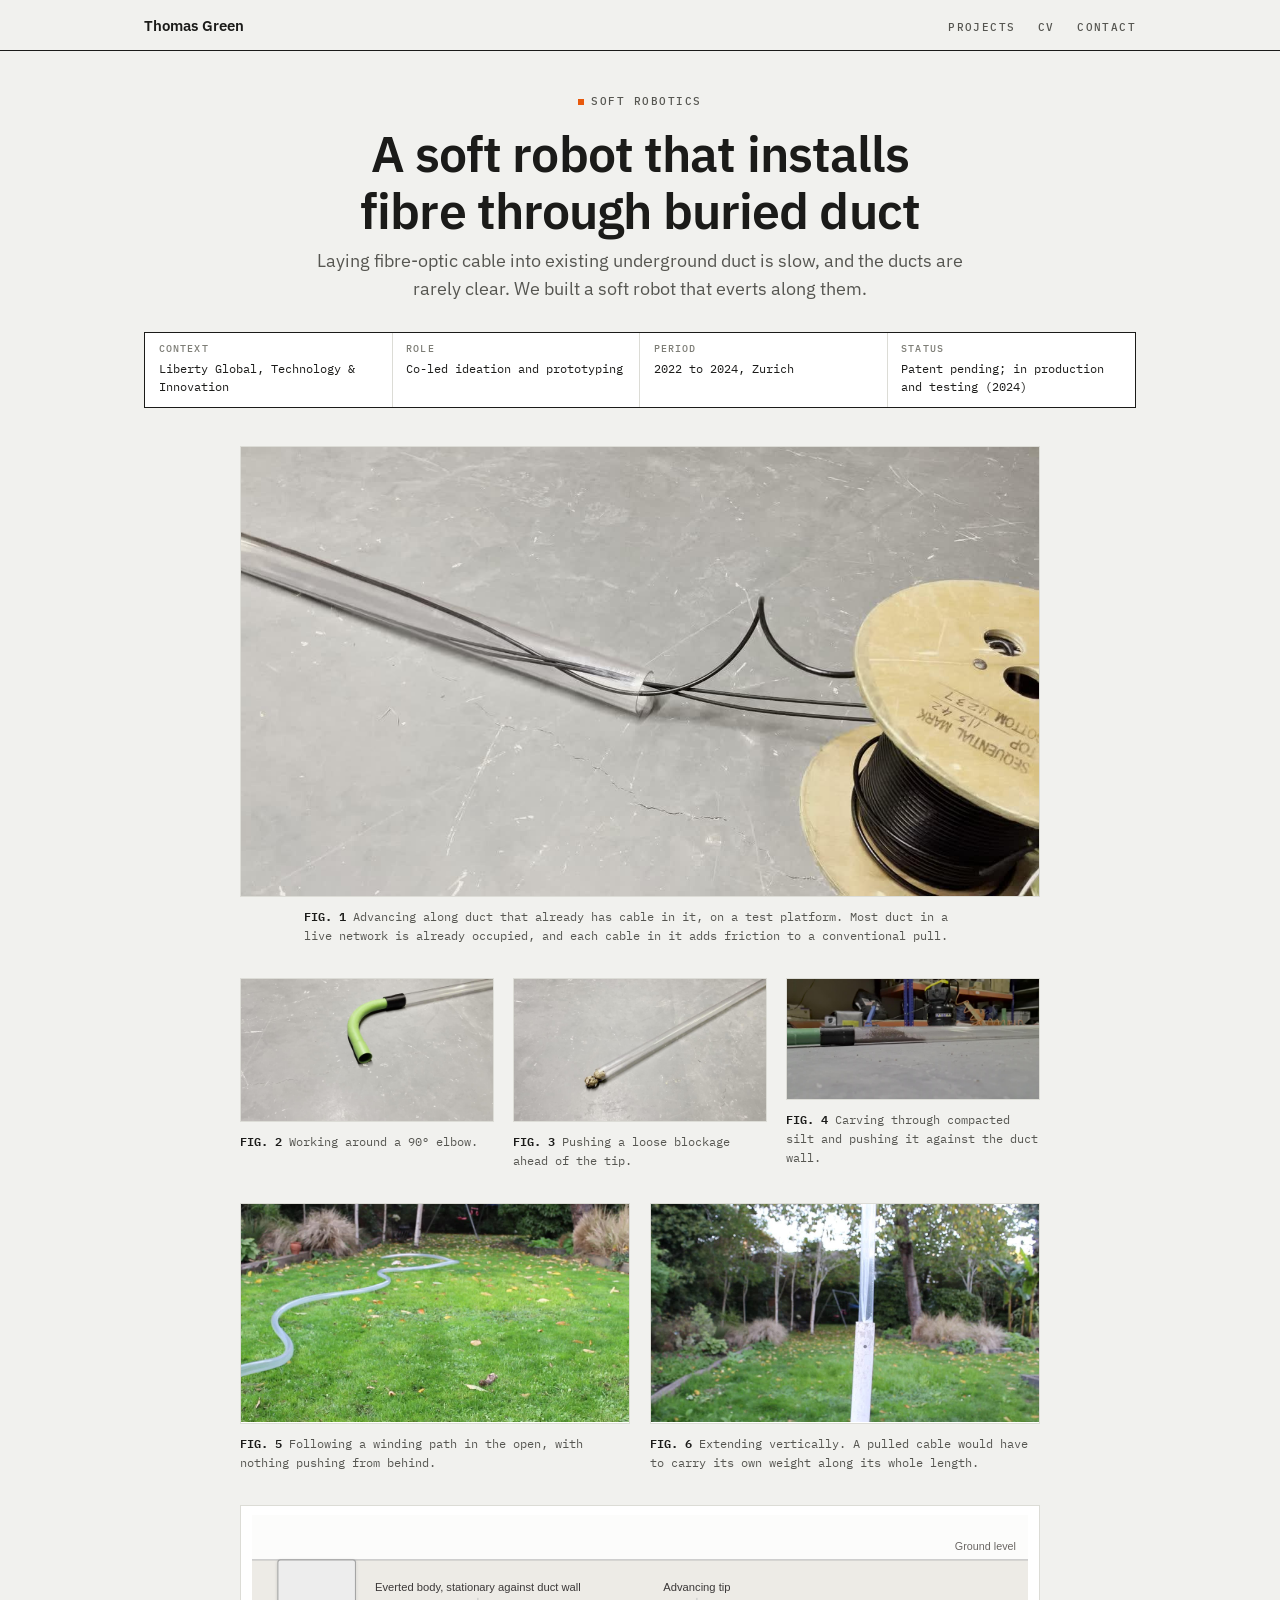
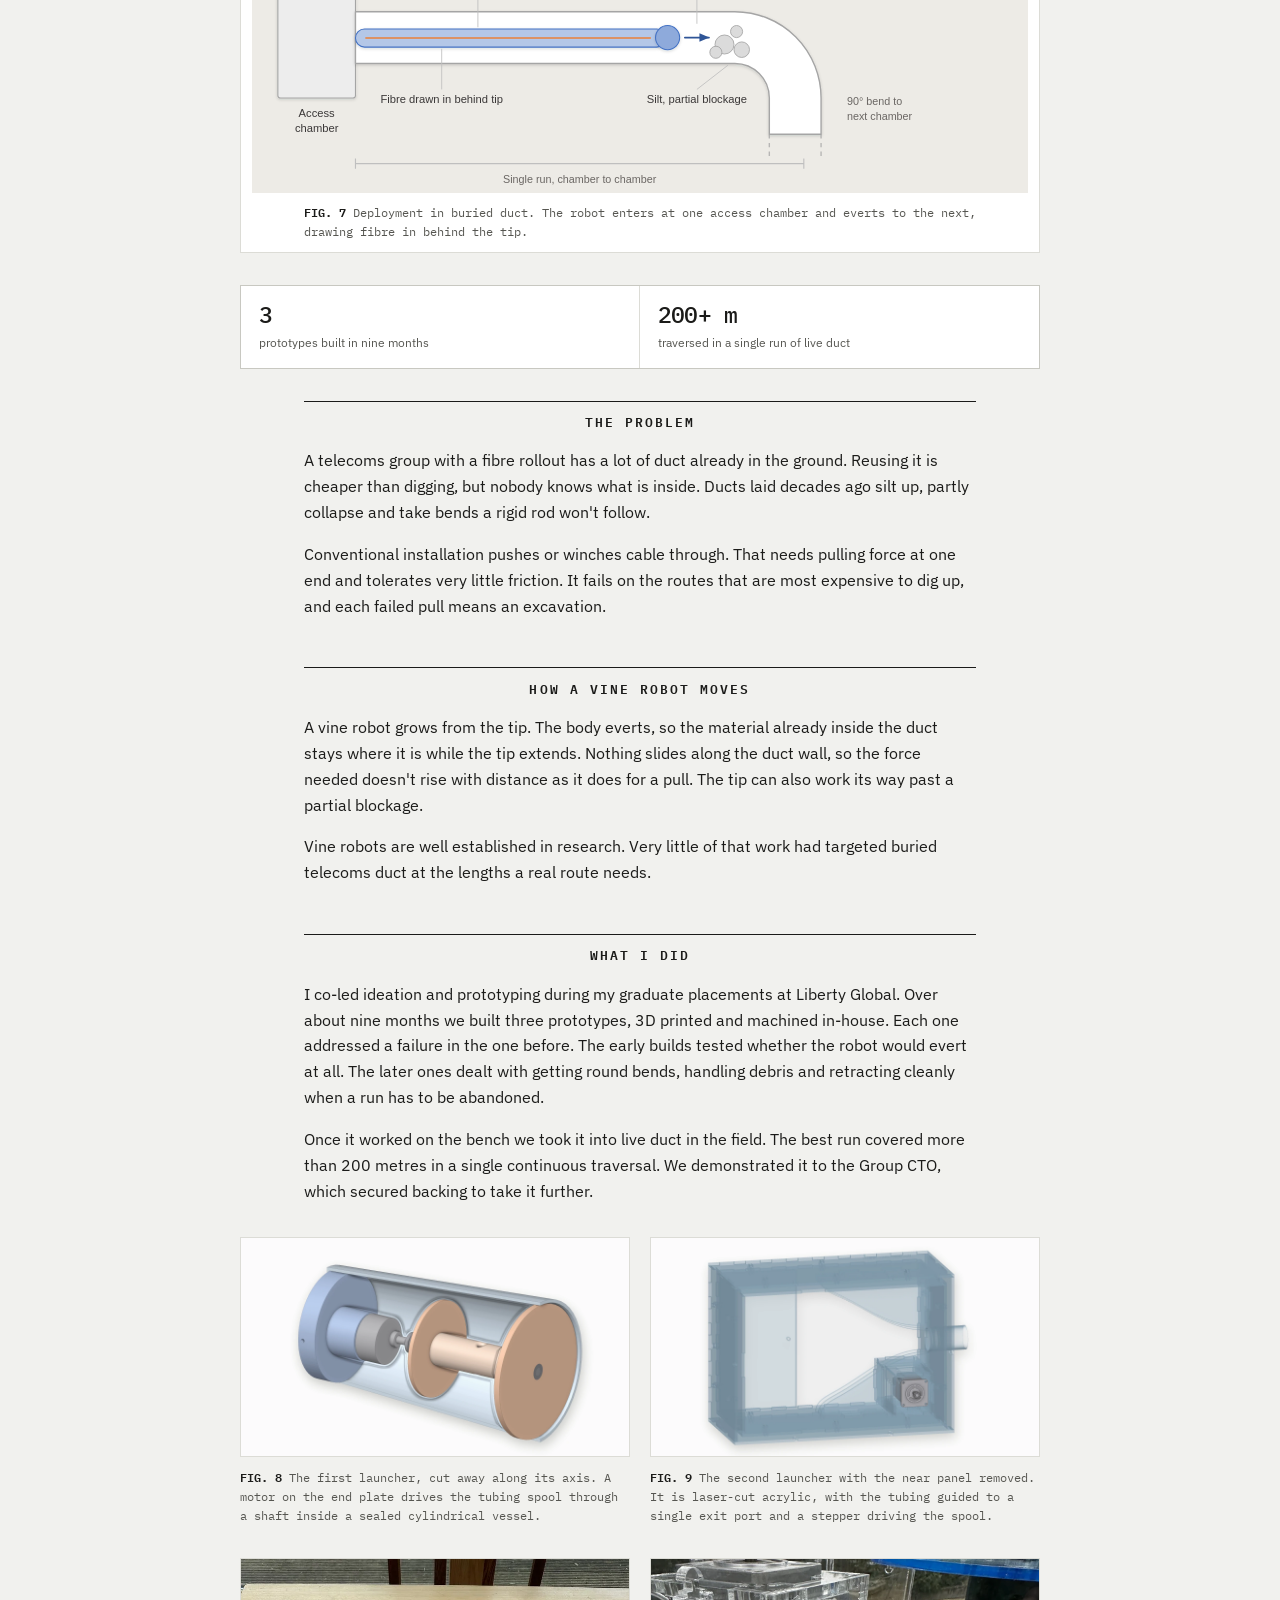
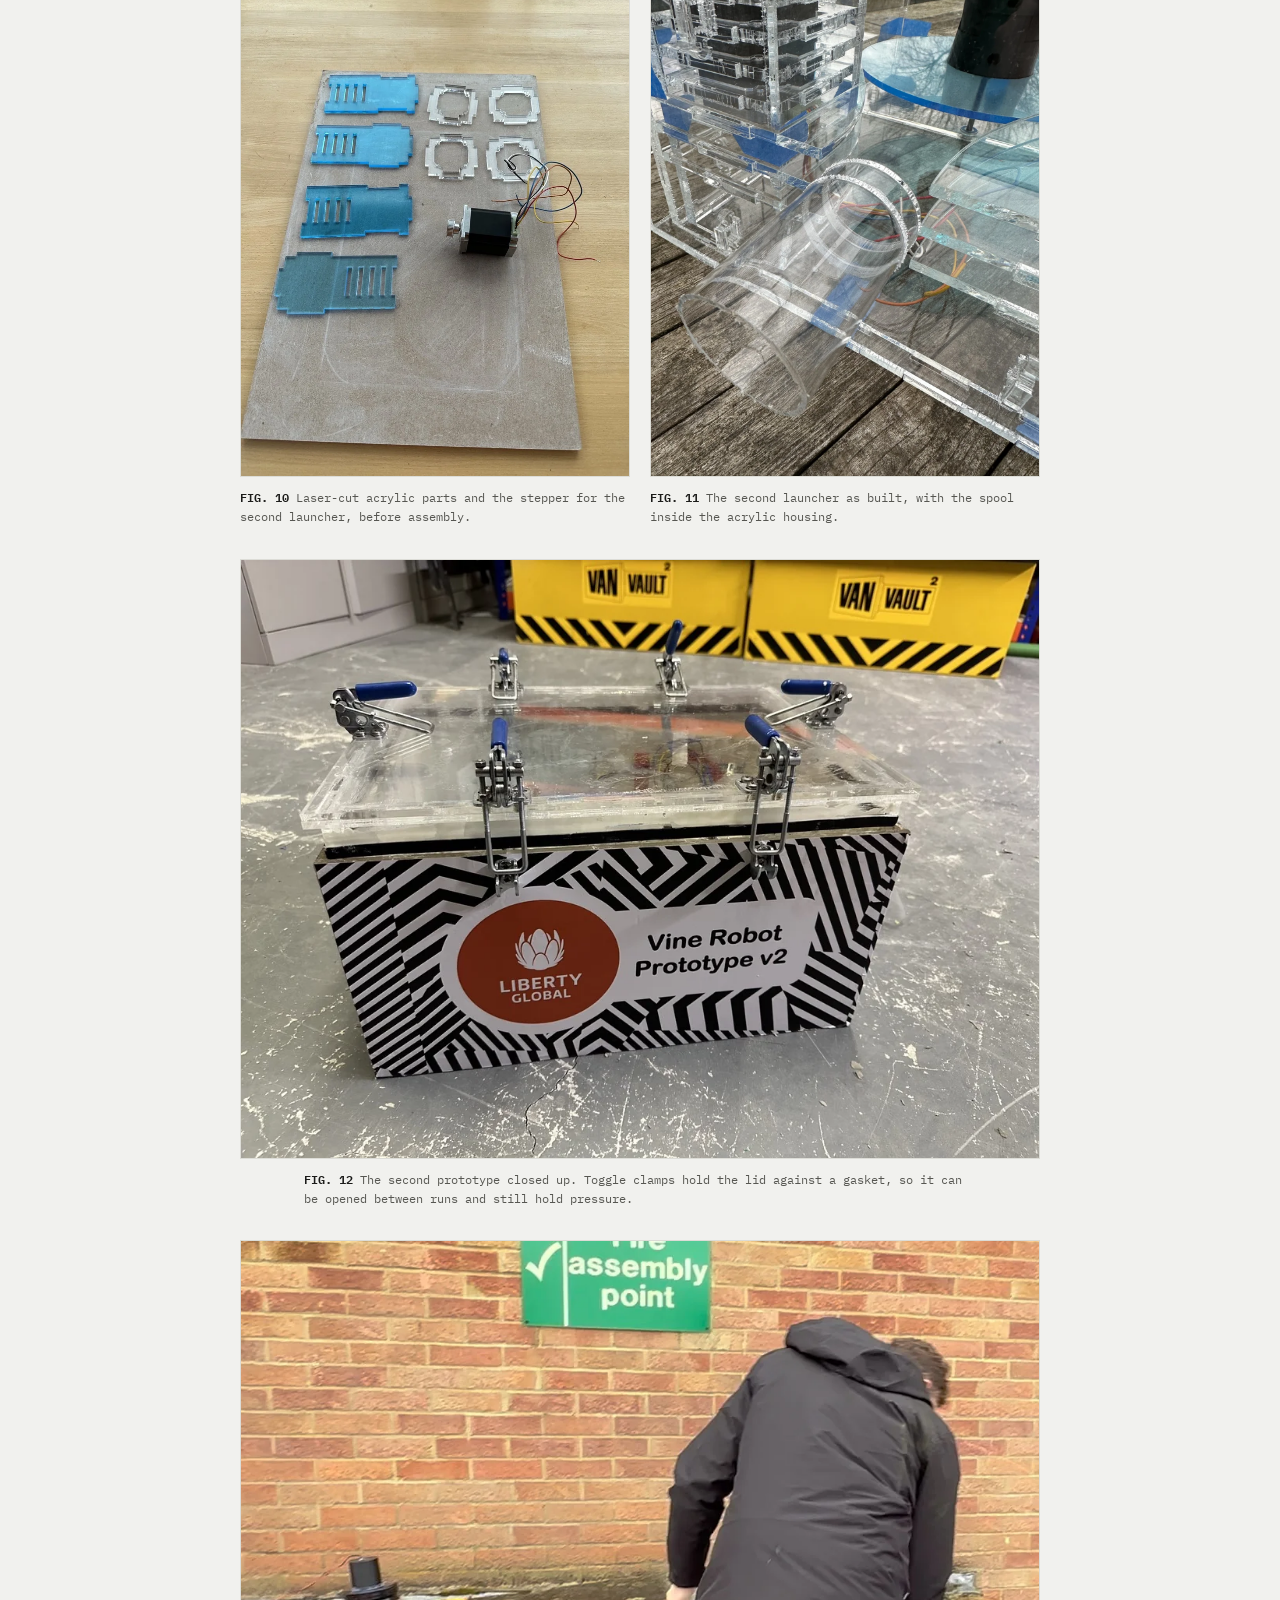
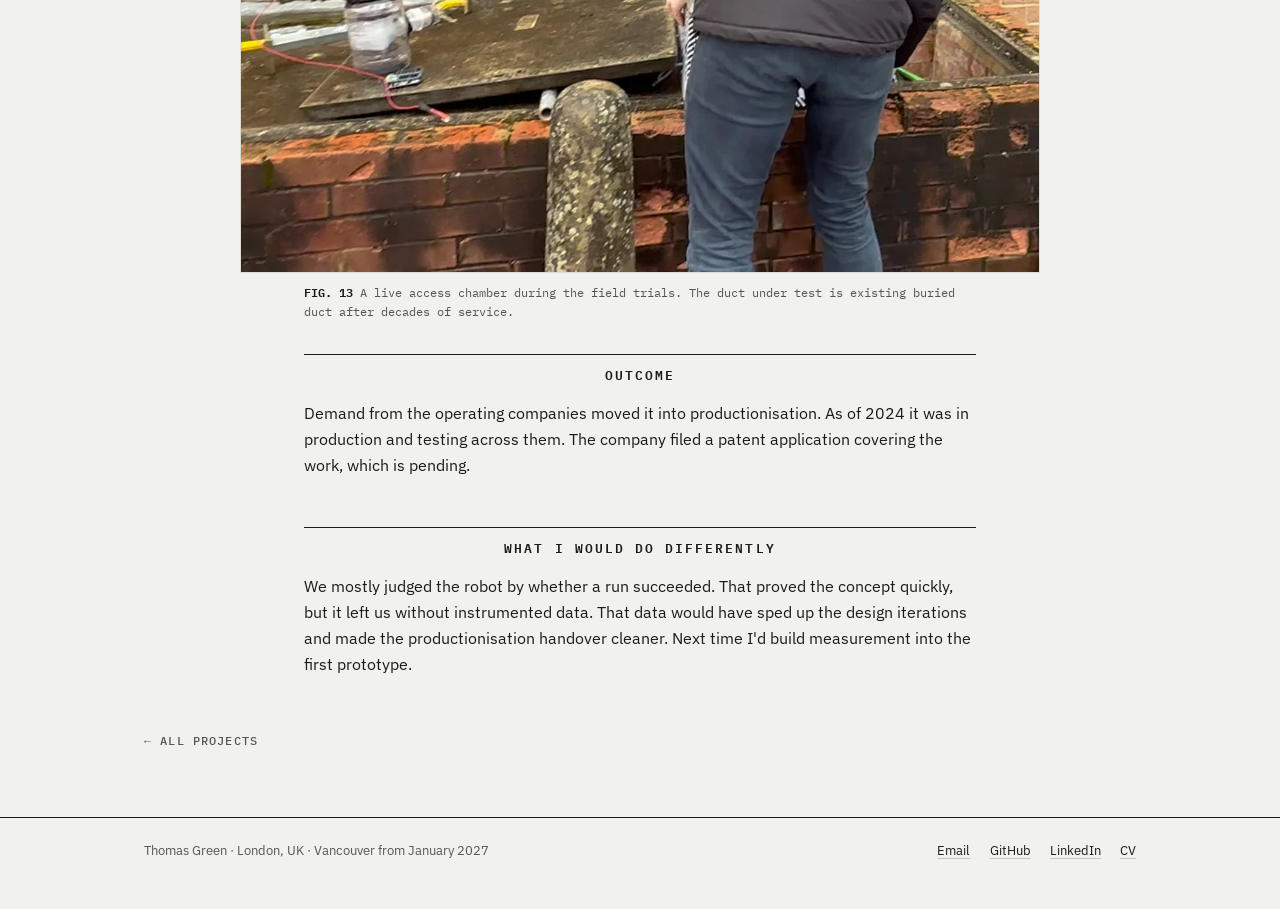
<file: vine-robot.html>
<!DOCTYPE html>
<html lang="en-GB">
<head>
<meta charset="utf-8">
<meta name="viewport" content="width=device-width, initial-scale=1">
<meta name="theme-color" content="#f1f1ee">
<title>Soft vine robot for fibre installation - Thomas Green</title>
<meta name="description" content="A soft growing robot that installs fibre-optic cable through congested buried ducting, taken from concept through field trials. In production and testing as of 2024.">
<meta property="og:title" content="Soft vine robot for fibre installation - Thomas Green">
<meta property="og:description" content="A soft growing robot that installs fibre-optic cable through congested buried ducting, taken from concept through field trials. In production and testing as of 2024.">
<meta property="og:type" content="article">
<meta property="og:url" content="https://tgreen-fe.github.io/vine-robot.html">
<meta property="og:image" content="https://tgreen-fe.github.io/assets/og-card.png">
<meta name="twitter:card" content="summary_large_image">
<link rel="icon" href="favicon.svg" type="image/svg+xml">
<link rel="icon" href="favicon.ico" sizes="32x32">
<link rel="apple-touch-icon" href="apple-touch-icon.png">
<link rel="stylesheet" href="style.css">
</head>
<body>
<a class="skip" href="#main">Skip to content</a>

<header class="top">
  <div class="wrap">
    <a class="brand" href="./">Thomas Green</a>
    <nav class="nav" aria-label="Primary">
      <a href="./#projects">Projects</a>
      <a href="assets/Thomas_Green_CV.pdf">CV</a>
      <a href="./#contact">Contact</a>
    </nav>
  </div>
</header>

<main id="main">
<article>

<div class="wrap proj-head">
  <p class="eyebrow">Soft robotics</p>
  <h1>A soft robot that installs fibre through buried duct</h1>
  <p class="lede">Laying fibre-optic cable into existing underground duct is
    slow, and the ducts are rarely clear. We built a soft robot that everts
    along them.</p>

  <dl class="meta">
    <div><dt>Context</dt><dd>Liberty Global, Technology &amp; Innovation</dd></div>
    <div><dt>Role</dt><dd>Co-led ideation and prototyping</dd></div>
    <div><dt>Period</dt><dd>2022 to 2024, Zurich</dd></div>
    <div><dt>Status</dt><dd>Patent pending; in production and testing (2024)</dd></div>
  </dl>
</div>

<div class="wrap">

  <figure class="bleed">
    <video src="assets/video/vine-congested.mp4"
           poster="assets/video/vine-congested.jpg"
           autoplay muted loop playsinline preload="metadata"
           aria-label="A transparent duct on a depot floor with black cable already running through it. The soft robot advances inside the duct beside the existing cable, with a cable drum in the background."></video>
    <figcaption>Advancing along duct that already has cable in it, on a test
      platform. Most duct in a live network is already occupied, and each cable in it adds friction to a conventional pull.</figcaption>
  </figure>

  <div class="media-row">
    <figure>
      <video src="assets/video/vine-bend.mp4"
             poster="assets/video/vine-bend.jpg"
             autoplay muted loop playsinline preload="metadata"
             aria-label="Close view of a green ninety degree elbow joining lengths of transparent duct, with the soft robot working its way around the corner."></video>
      <figcaption>Working around a 90&deg; elbow.</figcaption>
    </figure>
    <figure>
      <video src="assets/video/vine-paperball.mp4"
             poster="assets/video/vine-paperball.jpg"
             autoplay muted loop playsinline preload="metadata"
             aria-label="A crumpled paper ball sitting inside a transparent duct on the floor, pushed steadily along the bore as the robot advances behind it."></video>
      <figcaption>Pushing a loose blockage ahead of the tip.</figcaption>
    </figure>
    <figure>
      <video src="assets/video/vine-debris.mp4"
             poster="assets/video/vine-debris.jpg"
             autoplay muted loop playsinline preload="metadata"
             aria-label="Ground-level view along a duct part-filled with compacted silt, with the robot carving a path through the deposit and pushing it aside against the duct wall."></video>
      <figcaption>Carving through compacted silt and pushing it against the
        duct wall.</figcaption>
    </figure>
  </div>

  <div class="media-row">
    <figure>
      <video src="assets/video/vine-serpentine.mp4"
             poster="assets/video/vine-serpentine.jpg"
             autoplay muted loop playsinline preload="none"
             aria-label="A long soft tube extending itself across a lawn, growing from its tip along a winding S-shaped path without being pushed or dragged."></video>
      <figcaption>Following a winding path in the open, with nothing pushing
        from behind.</figcaption>
    </figure>
    <figure>
      <video src="assets/video/vine-vertical.mp4"
             poster="assets/video/vine-vertical.jpg"
             autoplay muted loop playsinline preload="none"
             aria-label="The soft robot extending vertically upwards alongside a post, rising against gravity past trees."></video>
      <figcaption>Extending vertically. A pulled cable would have to carry its
        own weight along its whole length.</figcaption>
    </figure>
  </div>

  <figure class="bleed fig-svg">
    <img src="assets/fig/vine-deployment.svg"
         alt="Cross-section of a buried duct. A soft robot everts from an access chamber, past silt and partial blockages, towards a 90 degree bend into the next chamber, drawing fibre in behind the tip." width="900" height="322">
    <figcaption>Deployment in buried duct. The robot enters at one access
      chamber and everts to the next, drawing fibre in behind the
      tip.</figcaption>
  </figure>

  <div class="stats">
    <div><span class="v">3</span><span class="k">prototypes built in nine months</span></div>
    <div><span class="v">200+ m</span><span class="k">traversed in a single run of live duct</span></div>
  </div>
</div>

<div class="wrap prose">

  <h2>The problem</h2>
  <p>A telecoms group with a fibre rollout has a lot of duct already in the
    ground. Reusing it is cheaper than digging, but nobody knows what is inside.
    Ducts laid decades ago silt up, partly collapse and take bends a rigid rod
    won't follow.</p>
  <p>Conventional installation pushes or winches cable through. That needs
    pulling force at one end and tolerates very little friction. It fails on the
    routes that are most expensive to dig up, and each failed pull means an
    excavation.</p>

  <h2>How a vine robot moves</h2>
  <p>A vine robot grows from the tip. The body everts, so the material already
    inside the duct stays where it is while the tip extends. Nothing slides along
    the duct wall, so the force needed doesn't rise with distance as it does for
    a pull. The tip can also work its way past a partial blockage.</p>
  <p>Vine robots are well established in research. Very little of that work had
    targeted buried telecoms duct at the lengths a real route needs.</p>

  <h2>What I did</h2>
  <p>I co-led ideation and prototyping during my graduate placements at Liberty
    Global. Over about nine months we built three prototypes, 3D printed and
    machined in-house. Each one addressed a failure in the one before. The early builds tested whether the robot would evert at all. The later
    ones dealt with getting round bends, handling debris and retracting cleanly
    when a run has to be abandoned.</p>
  <p>Once it worked on the bench we took it into live duct in the field. The
    best run covered more than 200 metres in a single continuous traversal. We
    demonstrated it to the Group CTO, which secured backing to take it
    further.</p>
</div>

<div class="wrap">
  <div class="media-row">
    <figure>
      <img src="assets/img/vine-launcher.webp" loading="lazy"
           alt="Cutaway render of the first launcher. A sealed cylindrical vessel is sliced lengthwise, with a motor on the end plate driving a shaft that carries a spool of tubing."
           width="1600" height="900">
      <figcaption>The first launcher, cut away along its axis. A motor on the
        end plate drives the tubing spool through a shaft inside a sealed
        cylindrical vessel.</figcaption>
    </figure>
    <figure>
      <img src="assets/img/vine-launcher-v2-side.webp" loading="lazy"
           alt="Cutaway render of the second launcher. A clear acrylic box with the near panel removed shows a tubing spool, a curved guide to an exit port on the right, and a stepper motor driving the spool."
           width="1600" height="900">
      <figcaption>The second launcher with the near panel removed. It is
        laser-cut acrylic, with the tubing guided to a single exit port and a
        stepper driving the spool.</figcaption>
    </figure>
  </div>

  <div class="media-row">
    <figure>
      <img src="assets/img/vine-launcher-parts.webp" loading="lazy"
           alt="Laser-cut acrylic parts laid out on an MDF board, four blue side panels and four clear motor-mount frames, next to a stepper motor with its wiring loose."
           width="768" height="1024">
      <figcaption>Laser-cut acrylic parts and the stepper for the second
        launcher, before assembly.</figcaption>
    </figure>
    <figure>
      <img src="assets/img/vine-launcher-built.webp" loading="lazy"
           alt="The second launcher in clear acrylic on a wooden deck, with the stepper motor in its laser-cut mount, the blue spool discs behind it and the clear exit tube at the front."
           width="1152" height="1536">
      <figcaption>The second launcher as built, with the spool inside the
        acrylic housing.</figcaption>
    </figure>
  </div>

  <figure class="bleed plain">
    <img src="assets/img/vine-v2-clamps.webp" loading="lazy"
         alt="The second prototype closed up. Steel toggle clamps hold an acrylic lid onto a vinyl-wrapped body carrying a Liberty Global logo and the label Vine Robot Prototype v2."
         width="1024" height="768">
    <figcaption>The second prototype closed up. Toggle clamps hold the lid
      against a gasket, so it can be opened between runs and still hold
      pressure.</figcaption>
  </figure>
</div>

<div class="wrap">
  <figure class="bleed plain">
    <img src="assets/img/vine-field.webp"
         alt="An open access chamber outside a building, with its concrete lid levered aside and an engineer leaning into the pit. The deployment unit sits on the slab beside it, with hoses and wiring running down into the duct." width="1150" height="908">
    <figcaption>A live access chamber during the field trials. The duct under
      test is existing buried duct after decades of service.</figcaption>
  </figure>
</div>

<div class="wrap prose">
  <h2>Outcome</h2>
  <p>Demand from the operating companies moved it into productionisation. As of
    2024 it was in production and testing across them. The company filed a
    patent application covering the work, which is pending.</p>

  <h2>What I would do differently</h2>
  <p>We mostly judged the robot by whether a run succeeded. That proved the
    concept quickly, but it left us without instrumented data. That data would
    have sped up the design iterations and made the productionisation handover
    cleaner. Next time I'd build measurement into the first prototype.</p>

  <a class="back" href="./#projects">&larr; All projects</a>
</div>

</article>
</main>

<footer class="site-foot">
  <div class="wrap">
    <span>Thomas Green &middot; London, UK &middot; Vancouver from January 2027</span>
    <span class="set">
      <a href="mailto:tbbgreen@gmail.com">Email</a>
      <a href="https://github.com/tgreen-fe">GitHub</a>
      <a href="https://linkedin.com/in/tbbgreen">LinkedIn</a>
      <a href="assets/Thomas_Green_CV.pdf">CV</a>
    </span>
  </div>
</footer>

<script>
if (matchMedia('(prefers-reduced-motion: reduce)').matches) {
  document.querySelectorAll('video[autoplay]').forEach(function (v) {
    v.removeAttribute('autoplay'); v.pause(); v.controls = true;
  });
}
</script>
</body>
</html>
</file>
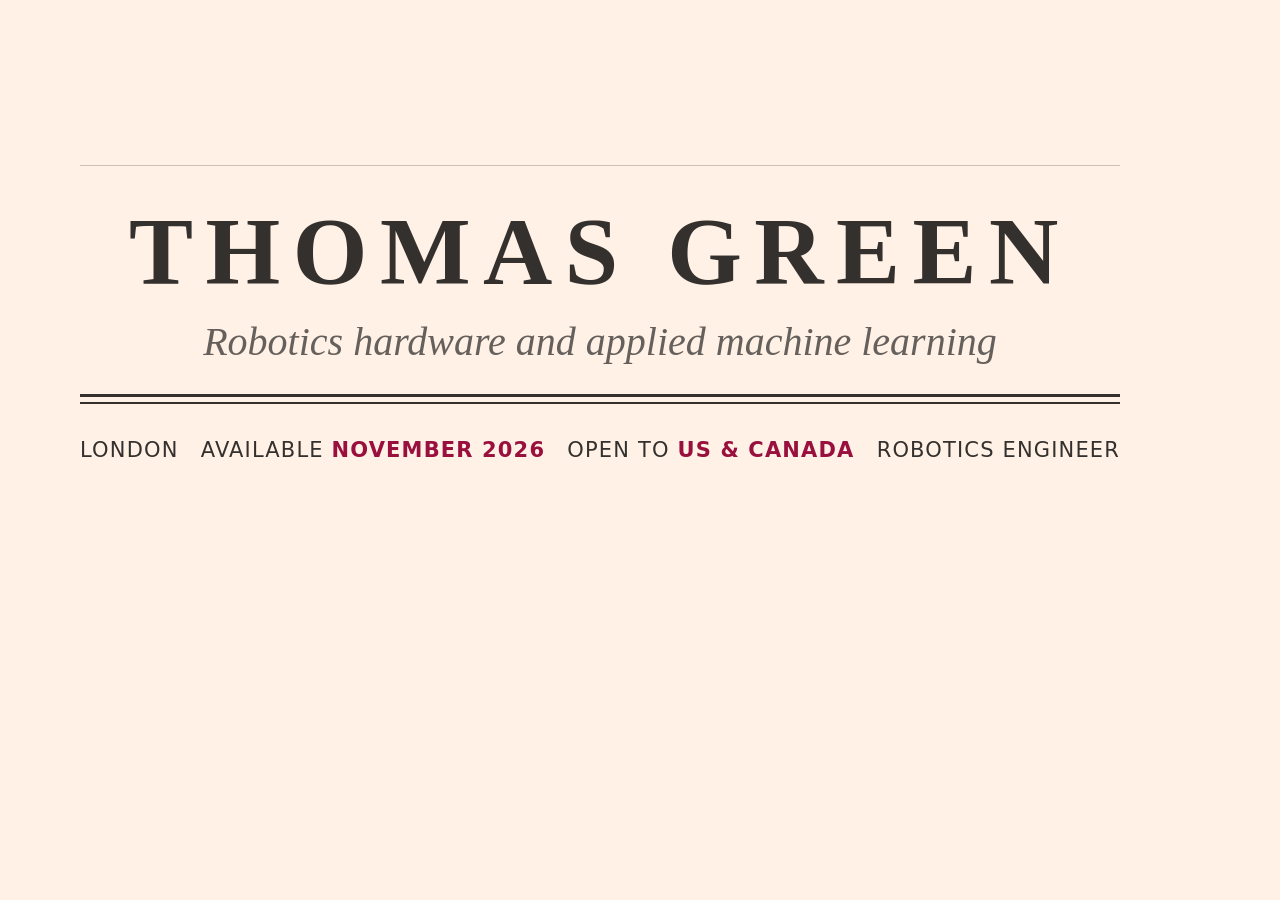
<file: figures/og-card.html>
<!DOCTYPE html>
<html><head><meta charset="utf-8"><style>
  html,body{margin:0;padding:0;}
  body{width:1200px;height:630px;background:#fff1e5;font-kerning:normal;-webkit-font-smoothing:antialiased;}
  .wrap{position:relative;width:1200px;height:630px;}
  .hair{position:absolute;left:80px;right:80px;top:165px;border-top:1px solid #ccc1b7;}
  .name{position:absolute;left:0;right:0;top:196px;text-align:center;
        font-family:"Palatino Linotype","Book Antiqua",Palatino,Georgia,serif;
        font-weight:600;font-size:96px;letter-spacing:0.13em;color:#33302e;}
  .tag{position:absolute;left:0;right:0;top:318px;text-align:center;
       font-family:"Palatino Linotype","Book Antiqua",Palatino,Georgia,serif;
       font-style:italic;font-size:40px;color:#66605c;}
  .dbl{position:absolute;left:80px;right:80px;top:394px;border-top:3px solid #33302e;}
  .dbl2{position:absolute;left:80px;right:80px;top:402px;border-top:2px solid #33302e;}
  .strip{position:absolute;left:80px;right:80px;top:438px;display:flex;justify-content:space-between;
         font-family:system-ui,Roboto,Helvetica,Arial,sans-serif;font-size:21px;letter-spacing:0.055em;color:#33302e;}
  .strip span{white-space:nowrap;}
  .strip b{color:#990f3d;font-weight:700;}
</style></head><body>
<div class="wrap">
  <div class="hair"></div>
  <div class="name">THOMAS GREEN</div>
  <div class="tag">Robotics hardware and applied machine learning</div>
  <div class="dbl"></div><div class="dbl2"></div>
  <div class="strip">
    <span>LONDON</span>
    <span>AVAILABLE <b>NOVEMBER 2026</b></span>
    <span>OPEN TO <b>US &amp; CANADA</b></span>
    <span>ROBOTICS ENGINEER</span>
  </div>
</div>
</body></html>
</file>
<file: style.css>
/* Thomas Green - portfolio
   Graphite: a lab-register technical minimal. Light grey ground, white
   panels, near-black ink, IBM Plex Sans for text with Plex Mono carrying
   the furniture (nav, kickers, metadata, captions, stats, section
   dividers). One accent, safety orange, used in small doses. */

/* ------------------------------------------------------------------ fonts */

@font-face {
  font-family: "IBM Plex Sans"; font-style: normal; font-weight: 400;
  font-display: swap;
  src: url("assets/fonts/ibm-plex-sans-latin-400-normal.woff2") format("woff2");
}
@font-face {
  font-family: "IBM Plex Sans"; font-style: normal; font-weight: 600;
  font-display: swap;
  src: url("assets/fonts/ibm-plex-sans-latin-600-normal.woff2") format("woff2");
}
@font-face {
  font-family: "IBM Plex Mono"; font-style: normal; font-weight: 400;
  font-display: swap;
  src: url("assets/fonts/ibm-plex-mono-latin-400-normal.woff2") format("woff2");
}
@font-face {
  font-family: "IBM Plex Mono"; font-style: normal; font-weight: 500;
  font-display: swap;
  src: url("assets/fonts/ibm-plex-mono-latin-500-normal.woff2") format("woff2");
}
@font-face {
  font-family: "IBM Plex Mono"; font-style: normal; font-weight: 600;
  font-display: swap;
  src: url("assets/fonts/ibm-plex-mono-latin-600-normal.woff2") format("woff2");
}

/* ----------------------------------------------------------------- tokens */

:root {
  color-scheme: light;

  --bg:     #f1f1ee;      /* graphite paper */
  --panel:  #ffffff;      /* cards, spec tables, figure panels */
  --shot:   #fafaf8;      /* image wells */

  --ink:    #1b1b19;
  --ink-2:  #565651;
  --muted:  #7d7d76;

  --hair:   #dcdcd6;      /* light dividers */
  --rule:   #c8c8c1;      /* structural hairlines */

  --acc:    #e8590c;      /* safety orange, micro-doses */

  --sans: "IBM Plex Sans", system-ui, -apple-system, "Segoe UI", Roboto,
          Helvetica, Arial, sans-serif;
  --mono: "IBM Plex Mono", ui-monospace, "SF Mono", SFMono-Regular, Menlo,
          Consolas, monospace;

  --measure: 36rem;
  --wide: 62rem;
}

/* ------------------------------------------------------------------ reset */

*, *::before, *::after { box-sizing: border-box; }

html { -webkit-text-size-adjust: 100%; scroll-behavior: smooth; }

@media (prefers-reduced-motion: reduce) {
  html { scroll-behavior: auto; }
  * { animation: none !important; transition: none !important; }
}

body {
  margin: 0;
  background: var(--bg);
  color: var(--ink);
  font: 400 16px/1.62 var(--sans);
  -webkit-font-smoothing: antialiased;
}

img, video { max-width: 100%; }
p { margin: 0 0 1rem; }
strong { font-weight: 600; }

/* ------------------------------------------------------------- typography */

h1, h3, h4 {
  margin: 0 0 0.5rem; line-height: 1.15; text-wrap: balance;
  letter-spacing: -0.018em; font-weight: 600;
}
h1 { font-size: clamp(2.1rem, 5vw, 3.1rem); }
h3 { font-size: 1.05rem; margin-top: 1.9rem; }

/* section headings run as mono-caps dividers, like file separators */
h2 {
  font: 600 0.8rem/1.5 var(--mono); letter-spacing: 0.16em;
  text-transform: uppercase; color: var(--ink); text-align: center;
  border-top: 1px solid var(--ink); padding-top: 0.7rem;
  margin: 3rem 0 1rem;
}
article .prose h2:first-child { margin-top: 0; }

a {
  color: var(--ink); text-decoration: underline;
  text-decoration-thickness: 1px; text-underline-offset: 3px;
  text-decoration-color: var(--rule);
}
a:hover { color: var(--acc); text-decoration-color: currentColor; }
a:focus-visible { outline: 2px solid var(--acc); outline-offset: 3px; }

.kicker, .eyebrow {
  font: 500 0.68rem/1.6 var(--mono); letter-spacing: 0.14em;
  text-transform: uppercase; color: var(--ink-2); margin: 0 0 0.9rem;
}
.kicker::before, .eyebrow::before {
  content: ""; display: inline-block; width: 0.55em; height: 0.55em;
  background: var(--acc); margin-right: 0.65em;
}

.lede { font-size: 1.12rem; line-height: 1.58; color: var(--ink-2); }

/* ----------------------------------------------------------------- layout */

.wrap { width: min(100% - 2.5rem, var(--wide)); margin-inline: auto; }
section { scroll-margin-top: 4.5rem; }

.prose > * { max-width: var(--measure); }
article .prose > * { max-width: 42rem; margin-inline: auto; }
article .prose li { text-align: left; }
article figcaption { max-width: 42rem; margin-inline: auto; }
article figure.bleed { width: min(100%, 50rem); margin-inline: auto; }
article .media-row { max-width: 50rem; margin-inline: auto; }
article .stats { max-width: 50rem; margin-inline: auto; }
article .prose ul.tick { margin-inline: auto; }

.skip {
  position: absolute; left: -9999px; top: 0; z-index: 50;
  background: var(--panel); border: 1px solid var(--rule);
  padding: 0.6rem 1rem;
}
.skip:focus { left: 0; }

/* ----------------------------------------------------------------- header */

.top {
  position: sticky; top: 0; z-index: 20;
  background: var(--bg); border-bottom: 1px solid var(--ink);
}
.top .wrap {
  display: flex; align-items: baseline; justify-content: space-between;
  gap: 1rem; padding: 0.8rem 0;
}
.brand {
  font-weight: 600; font-size: 0.95rem; color: var(--ink);
  text-decoration: none;
}
.nav {
  display: flex; gap: 1.4rem;
  font: 500 0.68rem/1.5 var(--mono); letter-spacing: 0.13em;
  text-transform: uppercase;
}
.nav a { color: var(--ink-2); text-decoration: none; }
.nav a:hover { color: var(--acc); }

@media (max-width: 34rem) { .nav { gap: 0.95rem; } }

/* ------------------------------------------------------------------- hero */

.hero { padding: clamp(2.6rem, 6vw, 4.2rem) 0 2rem; }
.hero .lede { font-size: 1.16rem; max-width: 40rem; margin-top: 1.1rem; }

.facts {
  display: flex; flex-wrap: wrap; list-style: none;
  gap: 0.6rem 2.2rem; margin: 1.8rem 0 0; padding: 0.95rem 0 0;
  border-top: 1px solid var(--ink);
  font: 400 0.74rem/1.5 var(--mono);
}
.facts li b { font-weight: 600; color: var(--ink); }
.facts li span { display: block; color: var(--muted); margin-top: 0.22rem; }

.hero-links {
  display: flex; flex-wrap: wrap; gap: 1.3rem; margin-top: 1.5rem;
  font-size: 0.88rem;
}

/* The homepage hero runs centred; body columns, spec tables and section
   dividers stay left. */
.home .hero { text-align: center; }
.home #more .lede { text-align: center; }
.home .gh-link { text-align: center; }
.home #contact .prose > h2 { max-width: none; }
.home #contact .prose p { text-align: center; margin-inline: auto; }
.home .hero h1, .home .hero .lede { margin-inline: auto; }
.home .facts { justify-content: center; }
.home .facts li { text-align: center; }
.home .hero-links { justify-content: center; }

/* -------------------------------------------------- front page: project cards */

/* Flex rather than grid so a short final row centres its cards instead of
   leaving an orphan hanging on the left. */
.grid {
  display: flex; flex-wrap: wrap; justify-content: center; gap: 1.5rem;
  margin: 1.8rem 0 0; padding: 0; list-style: none;
}
.card { flex: 0 1 calc((100% - 3rem) / 3); }

@media (max-width: 62rem) { .card { flex-basis: calc((100% - 1.5rem) / 2); } }
@media (max-width: 40rem) { .card { flex-basis: 100%; } }

.card {
  display: flex; flex-direction: column; position: relative;
  background: var(--panel); border: 1px solid var(--rule);
  transition: border-color 0.15s ease;
}
.card:hover { border-color: var(--ink); }
.card:hover h3 { color: var(--acc); }
/* Not anchor-scoped: a placeholder card uses a div here, with no link. */
.card .card-hit {
  display: block; height: 100%; color: inherit; text-decoration: none;
}

/* Nothing to click, so drop the affordances that promise otherwise. */
.card.is-placeholder:hover { border-color: var(--rule); }
.card.is-placeholder:hover h3 { color: inherit; }
.card.is-placeholder .card-body p { color: var(--muted); font-style: italic; }

.card-shot {
  aspect-ratio: 16 / 9; overflow: hidden; position: relative;
  display: grid; place-items: center;
  background: var(--shot); border-bottom: 1px solid var(--hair);
}
.card-shot img {
  width: 100%; height: 100%; object-fit: cover; display: block;
  /* grid items get min-height:auto, which lets a tall image override the
     16/9 aspect-ratio on the parent and give the row uneven card shots */
  min-width: 0; min-height: 0;
}
.card-shot.contain img { object-fit: contain; padding: 0.5rem; }

.card-body { padding: 0.95rem 1.05rem 1.15rem; flex: 1; }
.card-meta {
  display: flex; justify-content: space-between; align-items: baseline;
  gap: 0.6rem; margin: 0 0 0.45rem;
  font: 400 0.62rem/1.5 var(--mono); letter-spacing: 0.1em;
  text-transform: uppercase; color: var(--muted);
}
.card-meta .drg { color: var(--ink); white-space: nowrap; }
.card-body h3 { margin: 0 0 0.4rem; font-size: 1.04rem; line-height: 1.3; }
.card-body p {
  margin: 0; font-size: 0.83rem; color: var(--ink-2); line-height: 1.55;
}

/* ----------------------------------------------------------------- stamps */

.stamp {
  position: absolute; top: 0.6rem; right: 0.6rem;
  font: 600 0.58rem/1 var(--mono); letter-spacing: 0.12em;
  text-transform: uppercase; color: var(--ink);
  background: var(--panel); border: 1px solid var(--ink);
  padding: 0.3rem 0.5rem;
}
.fig-stamp { position: absolute; top: 0.9rem; right: 0.9rem; }
.stamp-done { color: #1e6b3a; border-color: #1e6b3a; background: #e9f4ec; }

.stamp-404 {
  position: static; display: inline-block;
  font-size: 1.3rem; letter-spacing: 0.1em; padding: 0.5rem 1rem;
  border-width: 2px; margin: 1.4rem 0 1rem;
}

/* ---------------------------------------------------------- project header */

.proj-head { padding: 2.6rem 0 0.4rem; text-align: center; }
.proj-head h1 { max-width: 24ch; margin-inline: auto; }
.proj-head .lede { max-width: 42rem; margin-inline: auto; }
.proj-head .meta { text-align: left; }

/* Title block: a spec table of white cells inside a single ink frame.
   Internal rules come from box-shadow so the container's overflow clips
   them at the outer edges - that avoids doubled borders wherever the grid
   wraps to a second row. */
.meta {
  display: grid; gap: 0; margin: 1.8rem 0 0; padding: 0; max-width: none;
  grid-template-columns: repeat(auto-fit, minmax(10.5rem, 1fr));
  border: 1px solid var(--ink); overflow: hidden; background: var(--panel);
}
.meta > div {
  min-width: 0; padding: 0.55rem 0.85rem 0.65rem;
  box-shadow: -1px 0 0 var(--hair), 0 -1px 0 var(--hair);
}
.meta dt {
  font: 500 0.6rem/1.4 var(--mono); letter-spacing: 0.12em;
  text-transform: uppercase; color: var(--muted); margin-bottom: 0.28rem;
}
.meta dd { margin: 0; font: 400 0.76rem/1.5 var(--mono); color: var(--ink); }

/* ------------------------------------------------------------ figures / media */

article { counter-reset: figure; }

figure { margin: 2rem 0; }
figure img, figure video {
  display: block; width: 100%; height: auto;
  background: var(--panel); border: 1px solid var(--hair);
}

figcaption {
  counter-increment: figure; margin-top: 0.65rem;
  font: 400 0.74rem/1.6 var(--mono); color: var(--ink-2);
}
article figcaption::before {
  content: "FIG. " counter(figure) "  ";
  font-weight: 600; color: var(--ink);
}

.fig-svg {
  background: var(--panel); border: 1px solid var(--hair);
  padding: 0.6rem 0.7rem; position: relative;
}
.fig-svg img { border: 0; background: transparent; }

/* 15rem minimum lets a three-clip row sit three-across inside the 50rem
   media column instead of wrapping 2+1 and leaving a blank cell. */
.media-row {
  display: grid; gap: 1.2rem; margin: 2rem 0;
  grid-template-columns: repeat(auto-fit, minmax(15rem, 1fr));
}
.media-row figure { margin: 0; }

/* ----------------------------------------------------------- photo callouts */

.callout-wrap { position: relative; }
.callout-wrap img { display: block; }
.callout {
  position: absolute; white-space: nowrap;
  font: 500 0.6rem/1.5 var(--mono); letter-spacing: 0.08em;
  text-transform: uppercase; color: var(--ink);
  background: rgba(255, 255, 255, 0.92); border: 1px solid var(--rule);
  padding: 0.1rem 0.38rem;
}
.callout::before {
  content: ""; position: absolute; top: 50%; height: 1.5px;
  width: 36px; background: var(--ink);
}
.callout::after {
  content: ""; position: absolute; top: calc(50% - 2.5px); width: 5px;
  height: 5px; border-radius: 50%; background: var(--ink);
}
.callout.l::before { left: -36px; }
.callout.l::after { left: -40px; }
.callout.r::before { right: -36px; }
.callout.r::after { right: -40px; }

@media (max-width: 40rem) {
  .callout { font-size: 0.5rem; padding: 0.05rem 0.22rem; }
  .callout::before { width: 18px; }
  .callout.l::before { left: -18px; } .callout.l::after { left: -22px; }
  .callout.r::before { right: -18px; } .callout.r::after { right: -22px; }
}

/* --------------------------------------------------------------- stat panel */

.stats {
  display: grid; margin: 2rem 0; padding: 0;
  grid-template-columns: repeat(auto-fit, minmax(10rem, 1fr));
  background: var(--panel); border: 1px solid var(--rule); overflow: hidden;
}
.stats div { padding: 1rem 1.1rem; box-shadow: -1px 0 0 var(--hair); }
.stats .v {
  display: block; font: 500 1.45rem/1.1 var(--mono);
  letter-spacing: -0.03em; font-variant-numeric: tabular-nums;
}
.stats .k {
  display: block; margin-top: 0.45rem; font-size: 0.74rem;
  color: var(--ink-2); line-height: 1.45;
}

/* ------------------------------------------------------------------- lists */

ul.tick { max-width: var(--measure); padding-left: 1.15rem; margin: 0 0 1rem; }
ul.tick li { margin-bottom: 0.5rem; }
ul.tick li::marker { color: var(--muted); }

/* ---------------------------------------------------------- github pointer */

.gh-link a {
  display: inline-block; font: 500 0.84rem/1.5 var(--mono);
  color: var(--ink); background: var(--panel);
  border: 1px solid var(--ink); padding: 0.62rem 1.25rem;
  text-decoration: none;
}
.gh-link a:hover { color: var(--acc); border-color: var(--acc); }
.gh-link { margin: 1.6rem 0 0; }

/* ----------------------------------------------------------------- footer */

.site-foot {
  margin-top: 4rem; border-top: 1px solid var(--ink);
  padding: 1.4rem 0 3rem; font-size: 0.8rem; color: var(--ink-2);
}
.site-foot .wrap {
  display: flex; flex-wrap: wrap; gap: 0.8rem 1.6rem;
  justify-content: space-between; align-items: baseline;
}
.site-foot .set { display: flex; flex-wrap: wrap; gap: 1.2rem; }

.back {
  display: inline-block; margin: 2.4rem 0 0;
  font: 500 0.72rem/1.5 var(--mono); letter-spacing: 0.1em;
  text-transform: uppercase; color: var(--ink-2); text-decoration: none;
}
.back:hover { color: var(--acc); }

/* --------------------------------------------------------- mobile comfort */

@media (max-width: 40rem) {
  /* bigger touch targets without changing the visual layout */
  .nav a, .site-foot .set a, .hero-links a {
    padding: 0.55rem 0.35rem; margin: -0.55rem -0.35rem;
  }
  .prose p { overflow-wrap: break-word; }
}
</file>
